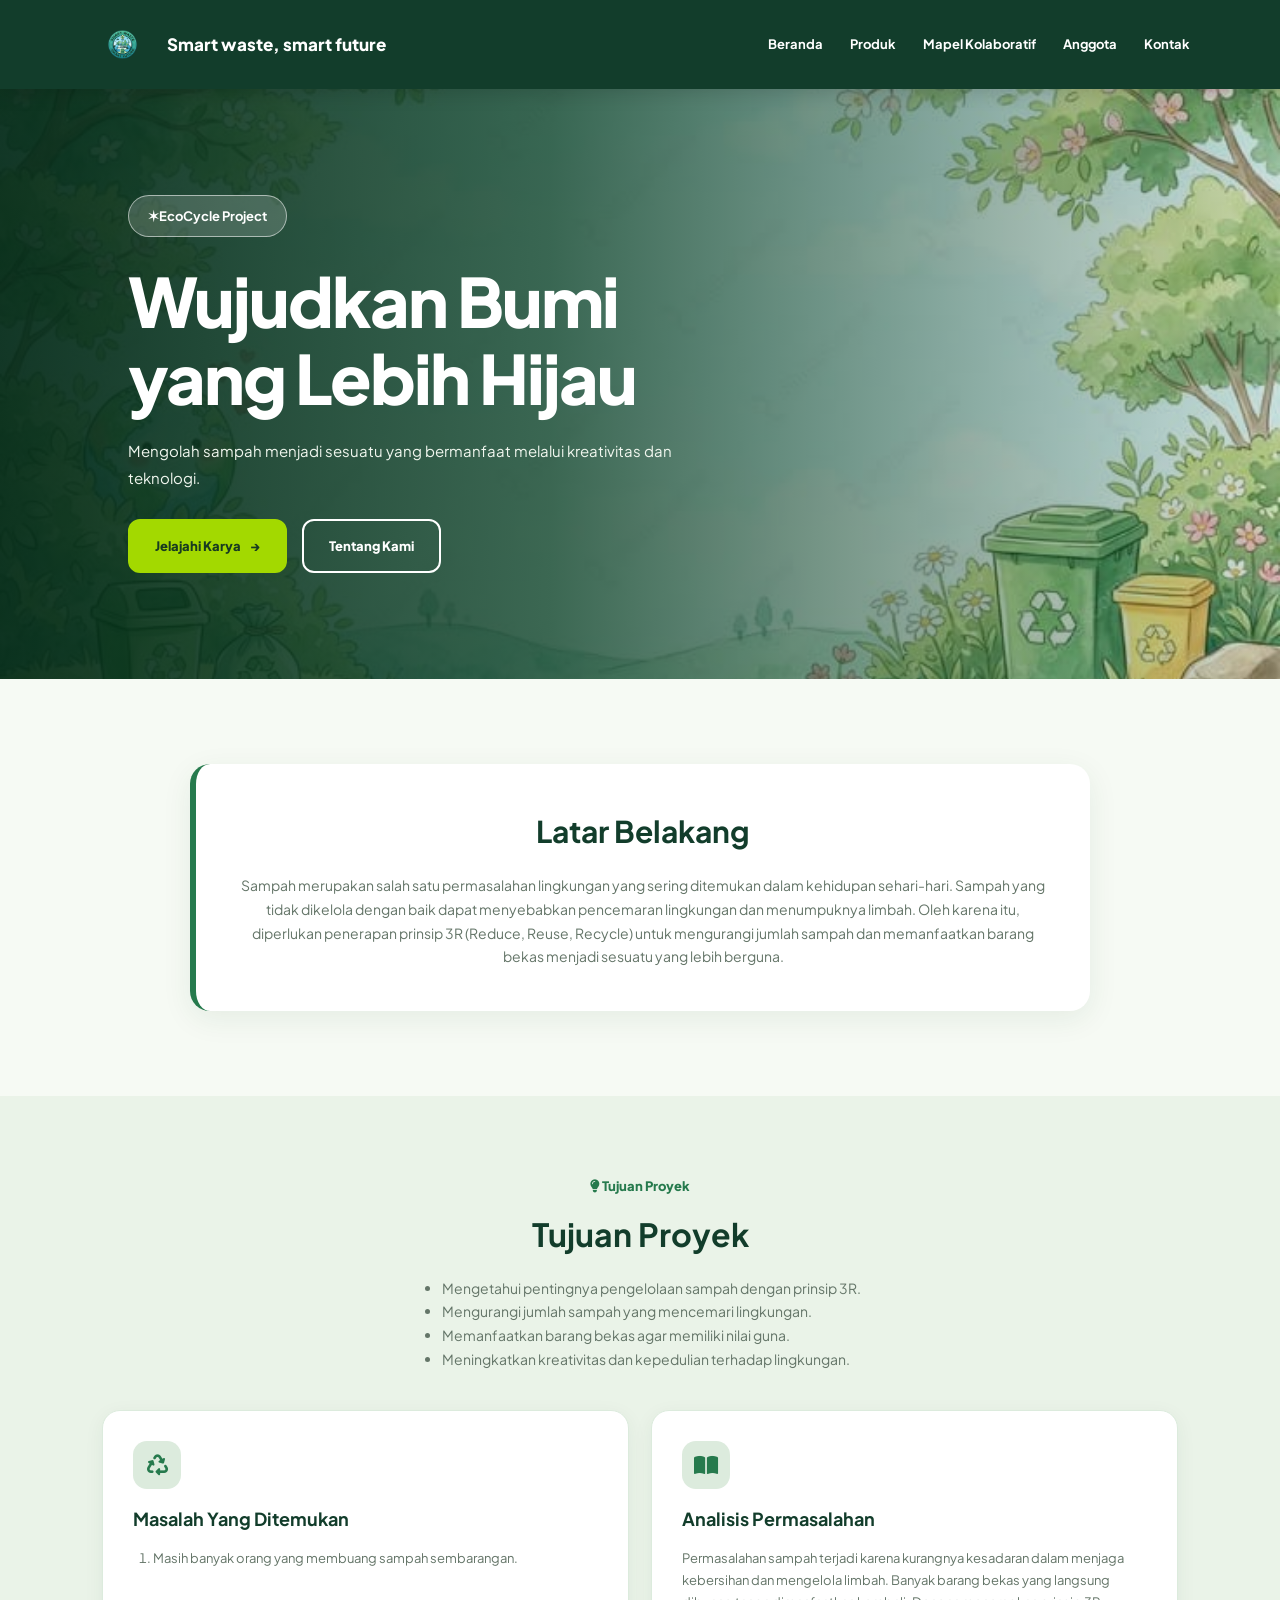
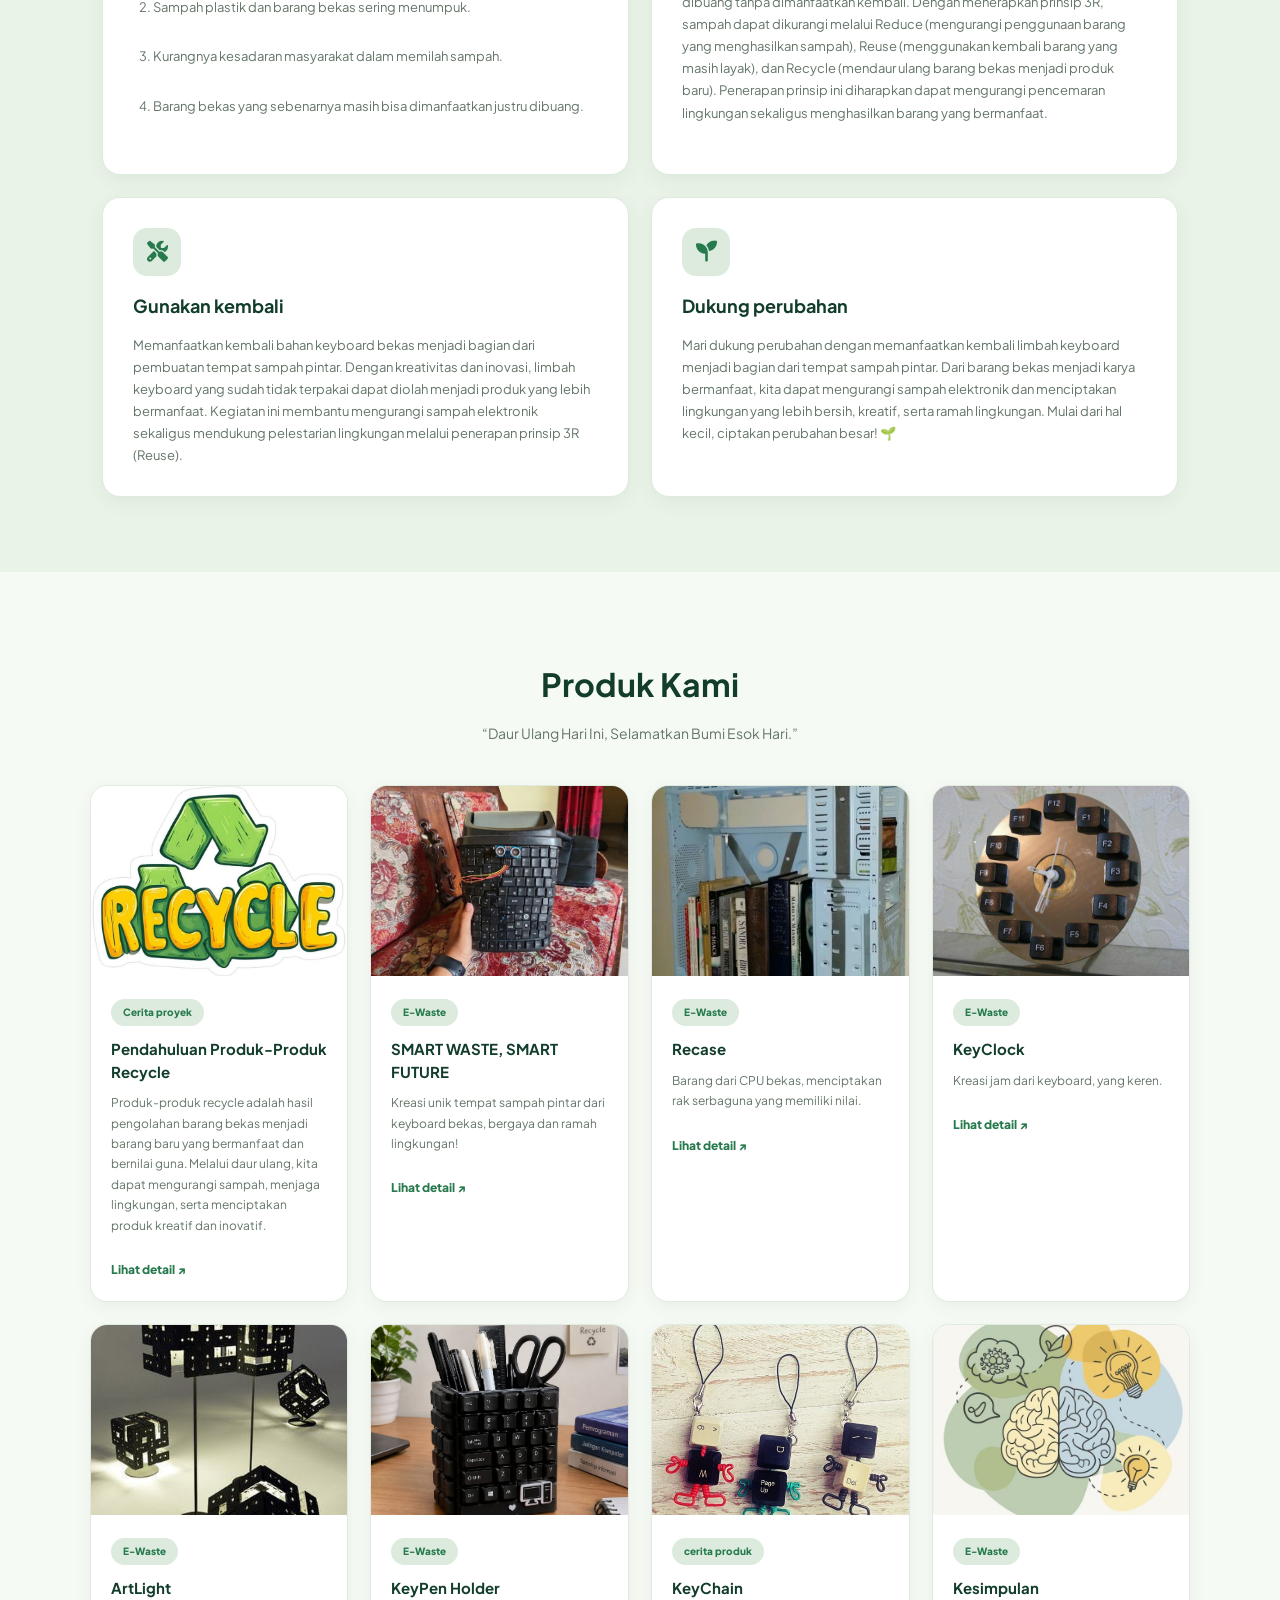
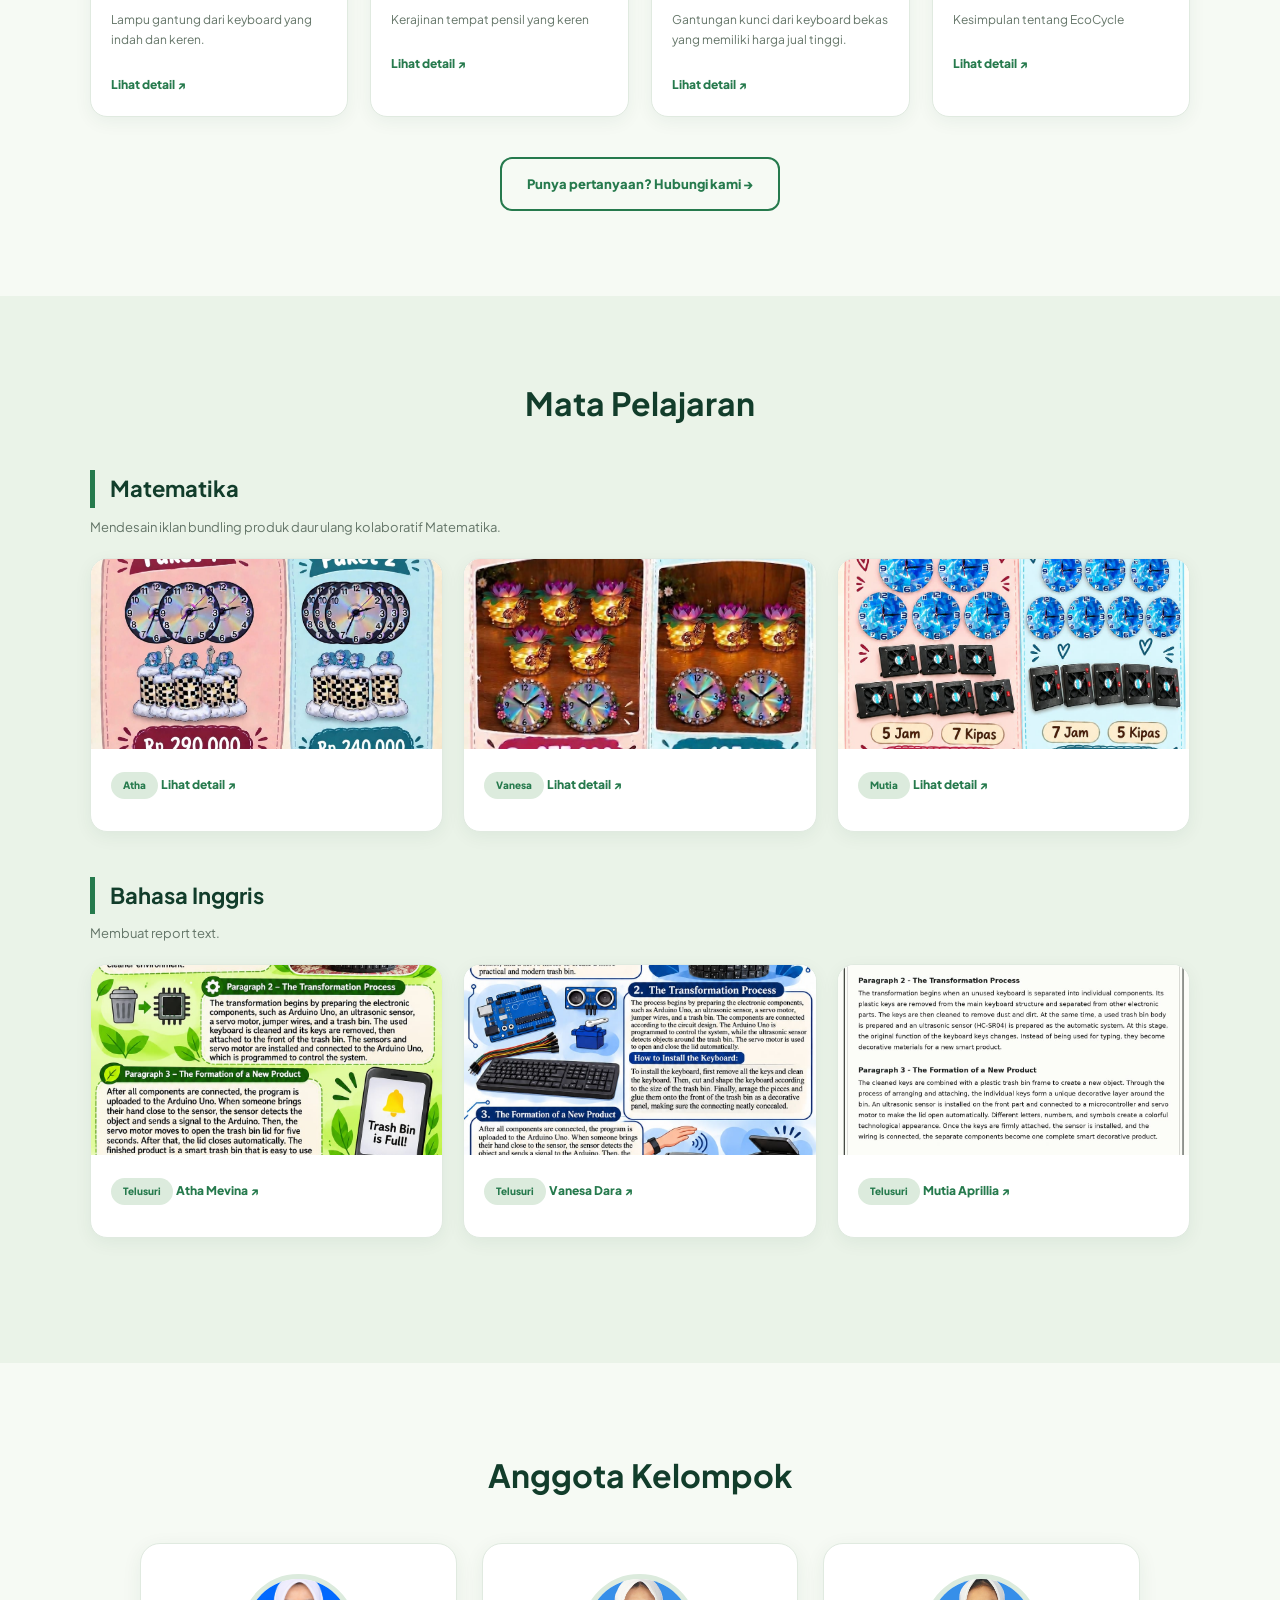
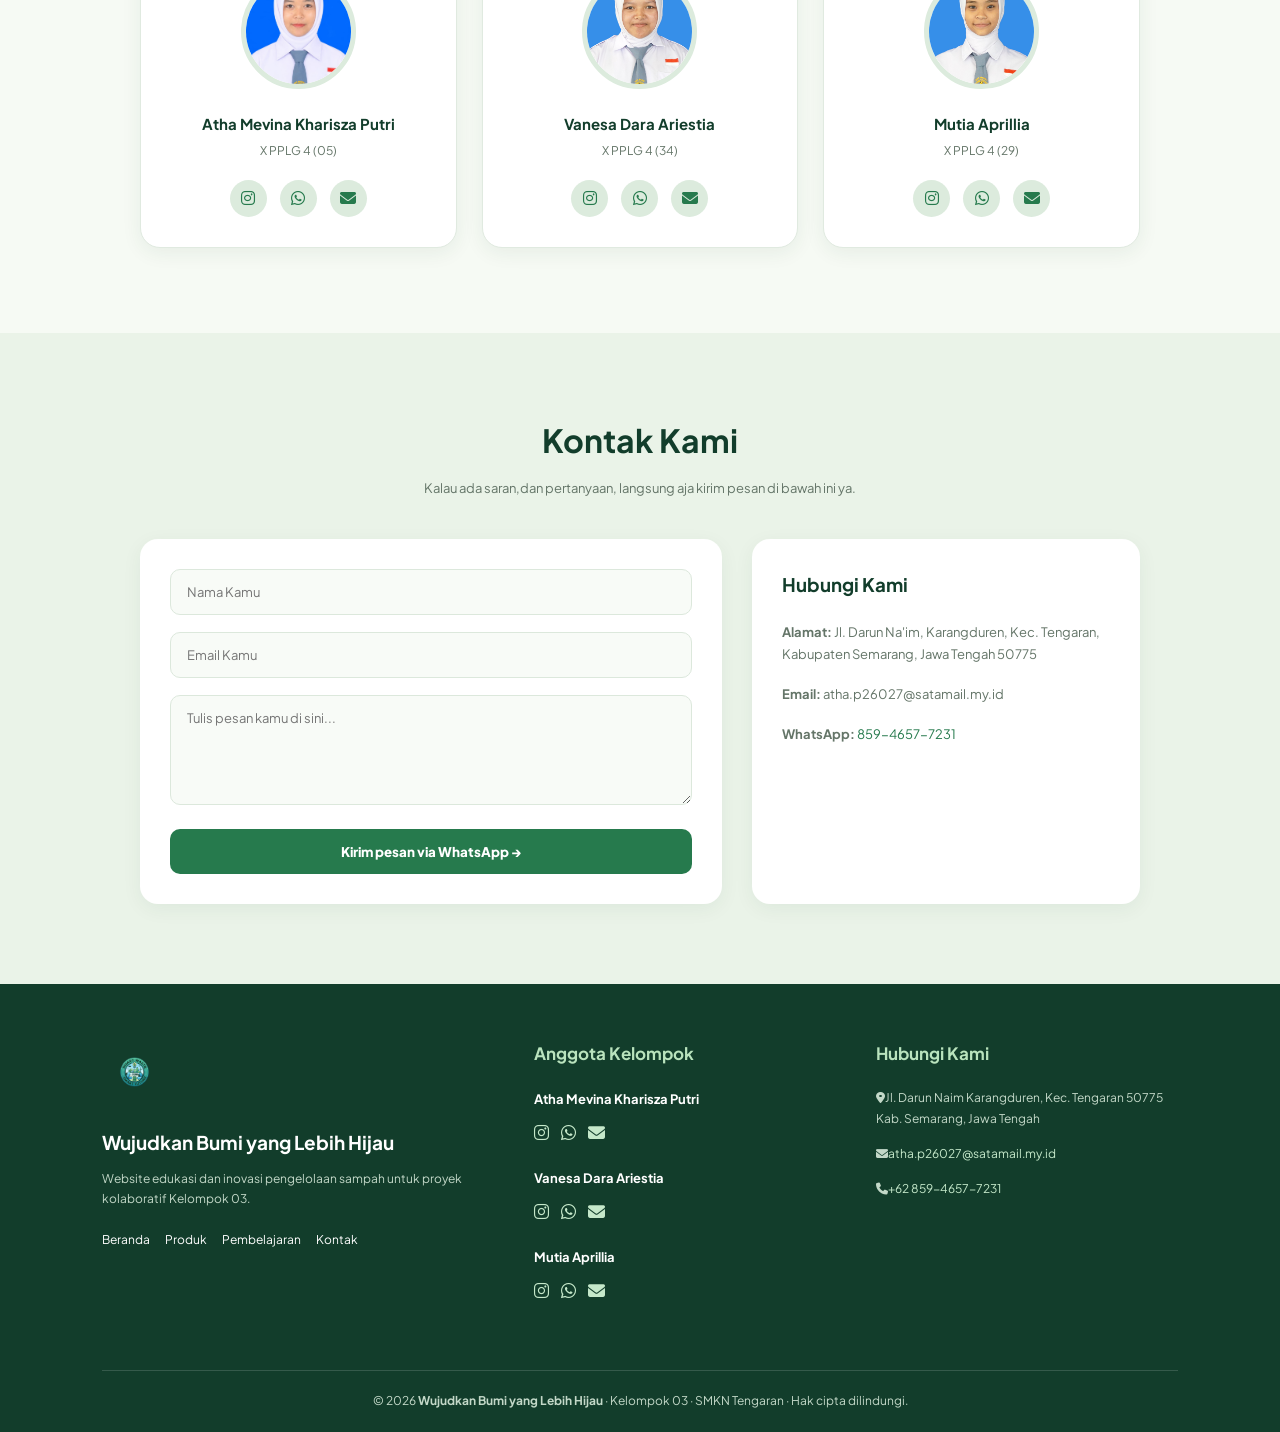
<file: index.html>
<!doctype html>
<html lang="id">
  <head>
    <meta charset="utf-8" />
    <meta name="viewport" content="width=device-width,initial-scale=1" />
    <link rel="stylesheet" href="style.css">
    <title>Smart waste, smart future - Kelompok 3</title>
    <link
      href="https://fonts.googleapis.com/css2?family=Plus+Jakarta+Sans:wght@400;500;600;700;800&display=swap"
      rel="stylesheet"
    />
    <link rel="stylesheet" href="style.css" />
    <link rel="website icon" href="c:\Users\L A P T O P\Downloads\logo.jpeg.jfif">
    <link
      rel="stylesheet"
      href="https://cdnjs.cloudflare.com/ajax/libs/font-awesome/6.5.0/css/all.min.css"
    />
  </head>

  <body>
    <nav class="nav">
      <a class="logo" href="#home" aria-label="Sampahku Hartaku, ke beranda">
        <img src="logo.jpeg-removebg-preview.png" />
        <span>Smart waste, smart future</span>
      </a>

      <div class="nav-links">
        <a href="#home">Beranda</a>
        <a href="#produk">Produk</a>
        <a href="#mapel">Mapel Kolaboratif</a>
        <a href="#member-wo">Anggota</a>
        <a href="#contact">Kontak</a>
      </div>

      <button
        class="hamburger"
        id="hamburger"
        type="button"
        aria-label="Buka menu navigasi"
        aria-expanded="false"
        aria-controls="navDropdown"
      >
        <span></span>
        <span></span>
        <span></span>
      </button>

      <div class="nav-dropdown" id="navDropdown">
        <a href="#home">Beranda</a>
        <a href="#produk">Produk</a>
        <a href="#mapel">Mapel Kolaboratif</a>
        <a href="#member-wo">Anggota</a>
        <a href="#contact">Kontak</a>
      </div>
    </nav>

    <header class="hero" id="home">
        <img src="background.jpeg" alt="background">
      <div class="hero-overlay">
        <div class="hero-text">
          <span class="hero-badge"
            ><span aria-hidden="true">&#10038;</span>EcoCycle Project</span
          >
          <h1>Wujudkan Bumi<br /><span></span>yang Lebih Hijau</h1>
          <p>
            Mengolah sampah menjadi sesuatu yang bermanfaat melalui kreativitas dan teknologi.
          </p>
          <div class="hero-actions">
            <a class="button button-primary" href="#produk"
              >Jelajahi Karya <span aria-hidden="true">&rarr;</span></a
            >
            <a class="button button-quiet" href="#about">Tentang Kami</a>
          </div>
        </div>
      </div>
    </header>

    <section class="main" id="about">
      <div class="content-left">
        <h2>Latar Belakang</h2>
        <p>
          Sampah merupakan salah satu permasalahan lingkungan yang sering ditemukan dalam kehidupan sehari-hari. Sampah yang tidak dikelola dengan baik dapat menyebabkan pencemaran lingkungan dan menumpuknya limbah. Oleh karena itu, diperlukan penerapan prinsip 3R (Reduce, Reuse, Recycle) untuk mengurangi jumlah sampah dan memanfaatkan barang bekas menjadi sesuatu yang lebih berguna.
        </p>
      </div>
    </section>

    <section id="masalah">
      <div class="masalah">
        <div class="masalah-header">
          <span class="masalah-kicker"
            ><i class="fas fa-lightbulb" aria-hidden="true"></i> Tujuan Proyek </span
          >
          <h2>Tujuan Proyek</h2>
          <p>
             <ul>
                <li> Mengetahui pentingnya pengelolaan sampah dengan prinsip 3R.</li>
                <li>Mengurangi jumlah sampah yang mencemari lingkungan.</li>
                <li>Memanfaatkan barang bekas agar memiliki nilai guna.</li>
                <li>Meningkatkan kreativitas dan kepedulian terhadap lingkungan.</li>
              </ul>
          </p>
        </div>
        <div class="solusi-grid">
          <article class="solusi-card">
            <span class="solusi-icon"
              ><i class="fas fa-recycle" aria-hidden="true"></i
            ></span>
            <h3>Masalah Yang Ditemukan</h3>
            <p>
              <ol>
                <li>Masih banyak orang yang membuang sampah sembarangan.</li><br>
                <li>Sampah plastik dan barang bekas sering menumpuk.</li><br>
                <li>Kurangnya kesadaran masyarakat dalam memilah sampah.</li><br>
                <li>Barang bekas yang sebenarnya masih bisa dimanfaatkan justru dibuang.</li><br>
              </ol>
            </p>
          </article>
          <article class="solusi-card">
            <span class="solusi-icon"
              ><i class="fas fa-book-open" aria-hidden="true"></i
            ></span>
            <h3>Analisis Permasalahan</h3>
            <p>
              Permasalahan sampah terjadi karena kurangnya kesadaran dalam menjaga kebersihan dan mengelola limbah. Banyak barang bekas yang langsung dibuang tanpa dimanfaatkan kembali. Dengan menerapkan prinsip 3R, sampah dapat dikurangi melalui Reduce (mengurangi penggunaan barang yang menghasilkan sampah), Reuse (menggunakan kembali barang yang masih layak), dan Recycle (mendaur ulang barang bekas menjadi produk baru). Penerapan prinsip ini diharapkan dapat mengurangi pencemaran lingkungan sekaligus menghasilkan barang yang bermanfaat.
            </p>
          </article>
          <article class="solusi-card">
            <span class="solusi-icon"
              ><i class="fas fa-screwdriver-wrench" aria-hidden="true"></i
            ></span>
            <h3>Gunakan kembali</h3>
            <p>
              Memanfaatkan kembali bahan keyboard bekas menjadi bagian dari pembuatan tempat sampah pintar. Dengan kreativitas dan inovasi, limbah keyboard yang sudah tidak terpakai dapat diolah menjadi produk yang lebih bermanfaat. Kegiatan ini membantu mengurangi sampah elektronik sekaligus mendukung pelestarian lingkungan melalui penerapan prinsip 3R (Reuse).
            </p>
          </article>
          <article class="solusi-card">
            <span class="solusi-icon"
              ><i class="fas fa-seedling" aria-hidden="true"></i
            ></span>
            <h3>Dukung perubahan</h3>
            <p>
                Mari dukung perubahan dengan memanfaatkan kembali limbah keyboard menjadi bagian dari tempat sampah pintar. Dari barang bekas menjadi karya bermanfaat, kita dapat mengurangi sampah elektronik dan menciptakan lingkungan yang lebih bersih, kreatif, serta ramah lingkungan. Mulai dari hal kecil, ciptakan perubahan besar! 🌱
            </p>
          </article>
        </div>
      </div>
    </section>

    <section class="produk" id="produk">
      <div class="produk-header">
        <h2>Produk Kami</h2>
        <p class="section-intro">
          “Daur Ulang Hari Ini, Selamatkan Bumi Esok Hari.”
        </p>
      </div>

      <div class="product-grid" id="productGrid">
        <div class="card">
          <a
            class="product-image"
            href="recycle.html"
            aria-label="Lihat detail pengantar produk daur ulang">
            <img src="Modera-electricidad-con-simples-pasos-_1_.jpg" alt="recycle"
          /></a>
          <div class="card-content">
            <span class="product-category">Cerita proyek</span>
            <h3>Pendahuluan Produk-Produk Recycle</h3>
            <p>
              Produk-produk recycle adalah hasil pengolahan barang bekas menjadi barang baru yang bermanfaat dan bernilai guna. Melalui daur ulang, kita dapat mengurangi sampah, menjaga lingkungan, serta menciptakan produk kreatif dan inovatif.
            </p>
            <a class="product-action" href="recycle.html"
              >Lihat detail <span aria-hidden="true">&#8599;</span></a
            >
          </div>
        </div>

        <div class="card">
          <a
            class="product-image"
            href="smart waste.html"
            aria-label="smart waste, smart future"
            ><img src="tong sampah.jpeg" alt="tempat sampah pintar"
          /></a>
          <div class="card-content">
            <span class="product-category">E-Waste</span>
            <h3>SMART WASTE, SMART FUTURE</h3>
            <p>
              Kreasi unik tempat sampah pintar dari keyboard bekas, bergaya dan ramah
              lingkungan!
            </p>
            <a class="product-action" href="smart waste.html"
              >Lihat detail <span aria-hidden="true">&#8599;</span></a
            >
          </div>
        </div>

        <div class="card">
          <a
            class="product-image"
            href="recase.html"
            aria-label="recase"
          >
            <img src="recase.jpeg" alt="recase"
          /></a>
          <div class="card-content">
            <span class="product-category">E-Waste</span>
            <h3>Recase</h3>
            <p>
              Barang dari CPU bekas, menciptakan rak serbaguna yang memiliki nilai.
            </p>
            <a class="product-action" href="recase.html"
              >Lihat detail <span aria-hidden="true">&#8599;</span></a
            >
          </div>
        </div>

        <div class="card">
          <a
            class="product-image"
            href="keyclock.html"
            aria-label="keyclock"
            ><img
              src="keyclock.jpeg"
              alt="KeyClock"
          /></a>
          <div class="card-content">
            <span class="product-category">E-Waste</span>
            <h3>KeyClock</h3>
            <p>
              Kreasi jam dari keyboard, yang keren.
            </p>
            <a class="product-action" href="keyclock.html"
              >Lihat detail <span aria-hidden="true">&#8599;</span></a
            >
          </div>
        </div>

        <div class="card">
          <a
            class="product-image"
            href="artlight.css"
            aria-label="ArtLight"
          >
            <img src="artilight.jpeg" alt="artlight"
          /></a>
          <div class="card-content">
            <span class="product-category">E-Waste</span>
            <h3>ArtLight</h3>
            <p>
              Lampu gantung dari keyboard yang indah dan keren.
            </p>
            <a class="product-action" href="artlight.html"
              >Lihat detail <span aria-hidden="true">&#8599;</span></a
            >
          </div>
        </div>

        <div class="card">
          <a
            class="product-image"
            href="pancil holder.html"
            aria-label="Keypen holder"
          >
            <img src="tempat pensil.jpeg" alt="keypen holder"
          /></a>
          <div class="card-content">
            <span class="product-category">E-Waste</span>
            <h3>KeyPen Holder</h3>
            <p>
              Kerajinan tempat pensil yang keren
            </p>
            <a class="product-action" href="pancil holder.html"
              >Lihat detail <span aria-hidden="true">&#8599;</span></a
            >
          </div>
        </div>

        <div class="card">
          <a
            class="product-image"
            href="keychain.html"
            aria-label="Keychain"
          >
            <img src="keychain.jpeg" alt="keychain"
          /></a>
          <div class="card-content">
            <span class="product-category">cerita produk</span>
            <h3>KeyChain</h3>
            <p>
              Gantungan kunci dari keyboard bekas yang memiliki harga jual tinggi.
            </p>
            <a class="product-action" href="keychain.html"
              >Lihat detail <span aria-hidden="true">&#8599;</span></a
            >
          </div>
        </div>

        <div class="card">
          <a
            class="product-image"
            href="kesimpulan.html"
            aria-label="Kesimpulan"
          >
            <img src="kesimpulan.jpeg" alt="kesimpulan"
          /></a>
          <div class="card-content">
            <span class="product-category">E-Waste</span>
            <h3>Kesimpulan</h3>
            <p>
              Kesimpulan tentang EcoCycle
            </p>
            <a class="product-action" href="kesimpulan.html"
              >Lihat detail <span aria-hidden="true">&#8599;</span></a
            >
          </div>
        </div>
      </div>

      <a class="button button-outline product-contact" href="#contact"
        >Punya pertanyaan? Hubungi kami
        <span aria-hidden="true">&rarr;</span></a
      >
    </section>
    
      <section id="mapel">
    <h2 class="section-title">Mata Pelajaran</h2>

    <div class="mapel-container">

        <!-- MATEMATIKA -->
        <div class="mapel-block">
            <h3 class="mapel-name">Matematika</h3>
            <p>Mendesain iklan bundling produk daur ulang kolaboratif Matematika.</p>
            <div class="mapel-gallery">

                <div class="card">
                    <a class="product-image" href="atha.html">
                        <img src="mtk atha.jpeg" alt="Matematika">
                    </a>
                    <div class="card-content">
                        <span class="product-category">Atha</span>
                        <a class="product-action" href="atha.html">Lihat detail ↗</a>
                    </div>
                </div>

                <div class="card">
                    <a class="product-image" href="dara.html">
                        <img src="mtk dara.jpeg" alt="Matematika">
                    </a>
                    <div class="card-content">
                        <span class="product-category">Vanesa</span>
                        <a class="product-action" href="dara.html">Lihat detail ↗</a>
                    </div>
                </div>

                <div class="card">
                    <a class="product-image" href="mutia.html">
                        <img src="mtk mutia.jpeg" alt="Matematika">
                    </a>
                    <div class="card-content">
                        <span class="product-category">Mutia</span>
                        <a class="product-action" href="mutia.html">Lihat detail ↗</a>
                    </div>
                </div>

            </div>
        </div>

        <!-- BAHASA INGGRIS -->
        <div class="mapel-block">
            <h3 class="mapel-name">Bahasa Inggris</h3>
            <p>Membuat report text.</p>

            <div class="mapel-gallery">

                <div class="card">
                    <a class="product-image" href="atinggris.html">
                        <img src="INGGRIS ATHA.jpeg" alt="Bahasa Inggris">
                    </a>
                    <div class="card-content">
                        <span class="product-category">Telusuri</span>
                        <a class="product-action" href="atinggris.html">Atha Mevina ↗</a>
                    </div>
                </div>

                <div class="card">
                    <a class="product-image" href="daringgris.html">
                        <img src="dara bahasa inggris.jpeg" alt="Bahasa Inggris">
                    </a>
                    <div class="card-content">
                        <span class="product-category">Telusuri</span>
                        <a class="product-action" href="daringgris.html">Vanesa Dara ↗</a>
                    </div>
                </div>

                <div class="card">
                    <a class="product-image" href="mutingggris.html">
                        <img src="mutia inggris.jpeg" alt="Bahasa Inggris">
                    </a>
                    <div class="card-content">
                        <span class="product-category">Telusuri</span>
                        <a class="product-action" href="mutingggris.html">Mutia Aprillia ↗</a>
                    </div>
                </div>

            </div>
        </div>

    </div>
</section>
    <section class="team" id="member-wo">
      <h2>Anggota Kelompok</h2>
      <div class="team-container">
        <div class="member">
          <img
            src="ATHA.jpeg"
            alt="atha mevina kharisza putri, anggota kelompok"
          />
          <h3>Atha Mevina Kharisza Putri</h3>
          <p>X PPLG 4 (05)</p>
          <div class="icons">
            <a
              href="https://www.instagram.com/khariszaaa?rpxt=MW14NWxtMHlkZzc2"
              target="_blank"
              rel="noopener noreferrer"
              aria-label="Instagram"
              ><i class="fab fa-instagram"></i>
            </a>
            <a
              href=" https://wa.me/qr/7DRL7O2RW4YVB1"
              target="_blank"
              rel="noopener noreferrer"
              aria-label="WhatsApp"
              ><i class="fab fa-whatsapp"></i>
            </a>
            <a
              href="atha.p26027@satamail.my.id"
              aria-label="Kirim email">
              <i class="fas fa-envelope"></i>
            </a>
          </div>
        </div>

        <div class="member">
          <img
            src="DARA.jpeg"
            alt="vanesa dara ariestia, anggota kelompok"
          />
          <h3>Vanesa Dara Ariestia</h3>
          <p>X PPLG 4 (34)</p>
          <div class="icons">
            <a
              href="https://www.instagram.com/vnsa4_4?cplk=MTJ0bGtuNjk5anl5ZA=="
              target="_blank"
              rel="noopener noreferrer"
              aria-label="Instagram"
              ><i class="fab fa-instagram"></i
            ></a>
            <a
              href="https://wa.me/6282326744030"
              target="_blank"
              rel="noopener noreferrer"
              aria-label="WhatsApp"
              ><i class="fab fa-whatsapp"></i
            ></a>
            <a href="mailto:vanesa.p26135@satamail.my.id" aria-label="Kirim email"
              ><i class="fas fa-envelope"></i
            ></a>
          </div>
        </div>

        <div class="member">
          <img
            src="MUTIA.jpeg"
            alt="mutia aprillia, anggota kelompok"
          />
          <h3> Mutia Aprillia </h3>
          <p>X PPLG 4 (29)</p>
          <div class="icons">
            <a
              href="-"
              target="_blank"
              rel="noopener noreferrer"
              aria-label="Instagram"
              ><i class="fab fa-instagram"></i
            ></a>
            <a
              href="-"
              target="_blank"
              rel="noopener noreferrer"
              aria-label="WhatsApp"
              ><i class="fab fa-whatsapp"></i
            ></a>
            <a
              href="mailto:muttia.p26113@satamail.my.id"
              aria-label="Kirim email"
              ><i class="fas fa-envelope"></i
            ></a>
          </div>
        </div>
      </div>
    </section>

    <section class="contact" id="contact">
      <h2>Kontak Kami</h2>
      <p>
        Kalau ada saran,dan pertanyaan, langsung aja kirim pesan di bawah ini
        ya.
      </p>

      <div class="contact-container">
        <form class="contact-form" id="waForm">
          <div class="form-group">
            <label class="sr-only" for="nama">Nama kamu</label>
            <input
              type="text"
              id="nama"
              name="nama"
              autocomplete="name"
              placeholder="Nama Kamu"
              required
            />
          </div>
          <div class="form-group">
            <label class="sr-only" for="email">Email kamu</label>
            <input
              type="email"
              id="email"
              name="email"
              autocomplete="email"
              placeholder="Email Kamu"
              required
            />
          </div>
          <div class="form-group">
            <label class="sr-only" for="pesan">Pesan kamu</label>
            <textarea
              id="pesan"
              name="pesan"
              rows="5"
              placeholder="Tulis pesan kamu di sini..."
              required
            ></textarea>
          </div>
          <button type="submit" class="send-btn">
            Kirim pesan via WhatsApp <span aria-hidden="true">&rarr;</span>
          </button>
        </form>

        <div class="contact-info">
          <h3>Hubungi Kami</h3>
          <p>
            <strong>Alamat:</strong> Jl. Darun Na'im, Karangduren, Kec.
            Tengaran, Kabupaten Semarang, Jawa Tengah 50775
          </p>
          <p><strong>Email:</strong> atha.p26027@satamail.my.id</p>
          <p>
            <strong>WhatsApp:</strong>
            <a
              href=" https://wa.me/qr/7DRL7O2RW4YVB1"
              target="_blank"
              rel="noopener noreferrer"
              aria-label="WhatsApp"
              >859-4657-7231</a
            >
          </p>
        </div>
      </div>
    </section>

    <footer class="footer">
      <div class="footer-container">
        <div class="footer-brand">
          <img src="logo.jpeg-removebg-preview.png" alt="Logo" class="footer-logo">
          <h3>Wujudkan Bumi yang Lebih Hijau</h3>
          <p>
            Website edukasi dan inovasi pengelolaan sampah untuk proyek
            kolaboratif Kelompok 03.
          </p>
          <nav class="footer-nav" aria-label="Navigasi footer">
            <a href="#home">Beranda</a><a href="#produk">Produk</a
            ><a href="#mapel">Pembelajaran</a><a href="#contact">Kontak</a>
          </nav>
        </div>

        <div class="footer-team">
          <h4>Anggota Kelompok</h4>
          <div class="member-footer">
            <h5>Atha Mevina Kharisza Putri</h5>
            <div class="social-icons">
              <a
                href="https://www.instagram.com/khariszaaa?rpxt=MW14NWxtMHlkZzc2"
                target="_blank"
                rel="noopener noreferrer"
                aria-label="Instagram"
                ><i class="fab fa-instagram"></i
              ></a>
              <a
                href=" https://wa.me/qr/7DRL7O2RW4YVB1"
                target="_blank"
                rel="noopener noreferrer"
                aria-label="WhatsApp"
                ><i class="fab fa-whatsapp"></i
              ></a>
              <a
                href="mailto:atha.p26027@satamail.my.id"
                aria-label="Kirim email"
                ><i class="fas fa-envelope"></i
              ></a>
            </div>
          </div>

          <div class="member-footer">
            <h5>Vanesa Dara Ariestia</h5>
            <div class="social-icons">
              <a
                href="https://www.instagram.com/vnsa4_4?cplk=MTJ0bGtuNjk5anl5ZA=="
                target="_blank"
                rel="noopener noreferrer"
                aria-label="Instagram"
                ><i class="fab fa-instagram"></i
              ></a>
              <a
                href=" https://wa.me/qr/XUO7GK2WF7PWA1"
                target="_blank"
                rel="noopener noreferrer"
                aria-label="WhatsApp"
                ><i class="fab fa-whatsapp"></i
              ></a>
              <a href="mailto:vanesa.p26129@satamail.my.id" aria-label="Kirim email"
                ><i class="fas fa-envelope"></i
              ></a>
            </div>
          </div>

          <div class="member-footer">
            <h5>Mutia Aprillia</h5>
            <div class="social-icons">
              <a
                href="-"
                target="_blank"
                rel="noopener noreferrer"
                aria-label="Instagram"
                ><i class="fab fa-instagram"></i
              ></a>
              <a
                href=" https://wa.me/qr/M7SDUGDXERCKH1"
                target="_blank"
                rel="noopener noreferrer"
                aria-label="WhatsApp"
                ><i class="fab fa-whatsapp"></i
              ></a>
              <a
                href="mailto:muttia.p26113@satamail.my.id"
                aria-label="Kirim email"
                ><i class="fas fa-envelope"></i
              ></a>
            </div>
          </div>
        </div>

        <div class="footer-contact">
          <h4>Hubungi Kami</h4>
          <p>
            <i class="fas fa-map-marker-alt"></i>Jl. Darun Naim Karangduren,
            Kec. Tengaran 50775 Kab. Semarang, Jawa Tengah
          </p>
          <p>
            <i class="fas fa-envelope"></i
            ><a href="mailto:rachel.p25101@satamail.my.id"
              >atha.p26027@satamail.my.id</a
            >
          </p>
          <p>
            <i class="fas fa-phone"></i
            ><a href="tel:+62 85946577231">+62 859-4657-7231</a>
          </p>
        </div>
      </div>

      <div class="footer-bottom">
        <p>
          © 2026 <strong>Wujudkan Bumi yang Lebih Hijau</strong> · Kelompok 03 · SMKN Tengaran
          · Hak cipta dilindungi.
        </p>
      </div>
    </footer>

    <div
      class="lightbox"
      id="imageLightbox"
      role="dialog"
      aria-modal="true"
      aria-label="Pratinjau gambar"
      hidden
    >
      <div class="lightbox-dialog">
        <button
          class="lightbox-close"
          type="button"
          aria-label="Tutup pratinjau"
        >
          &times;
        </button>
        <img class="lightbox-image" alt="" />
      </div>
    </div>
  </body>
</html>
</file>
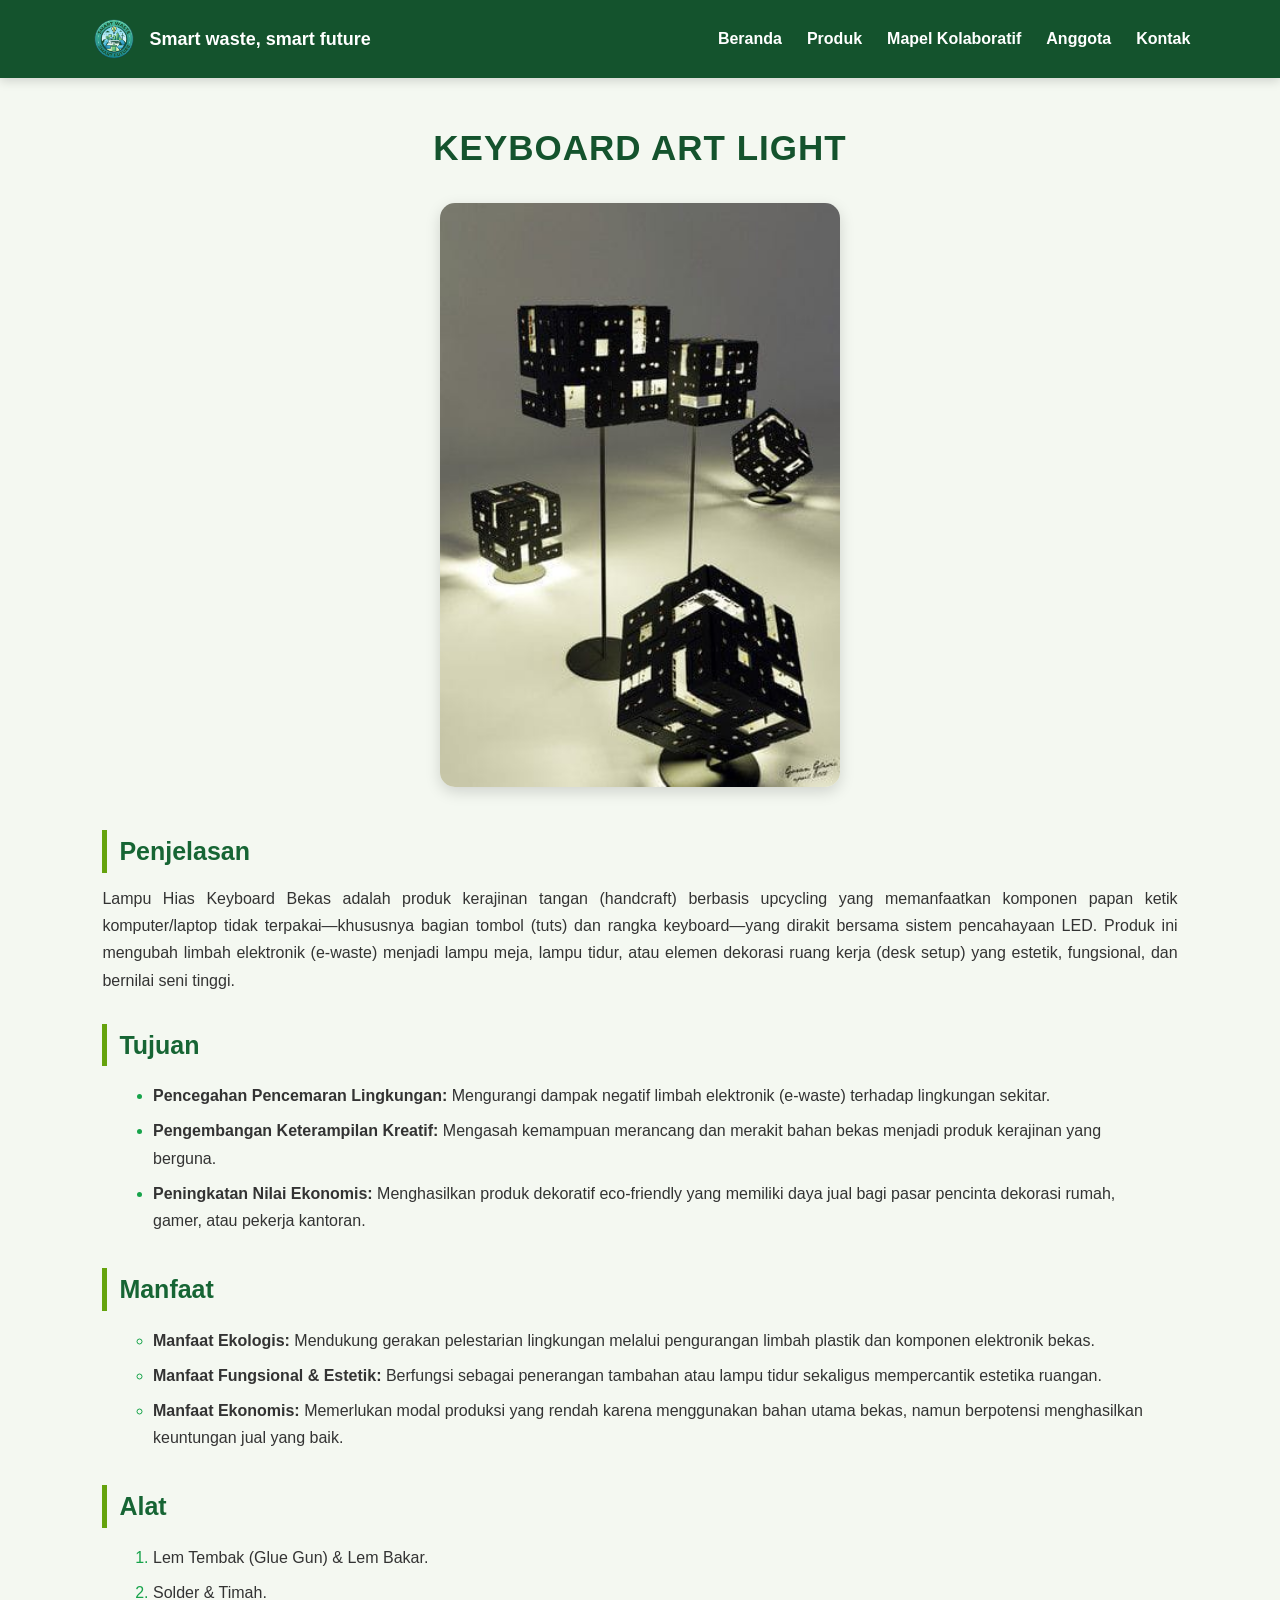
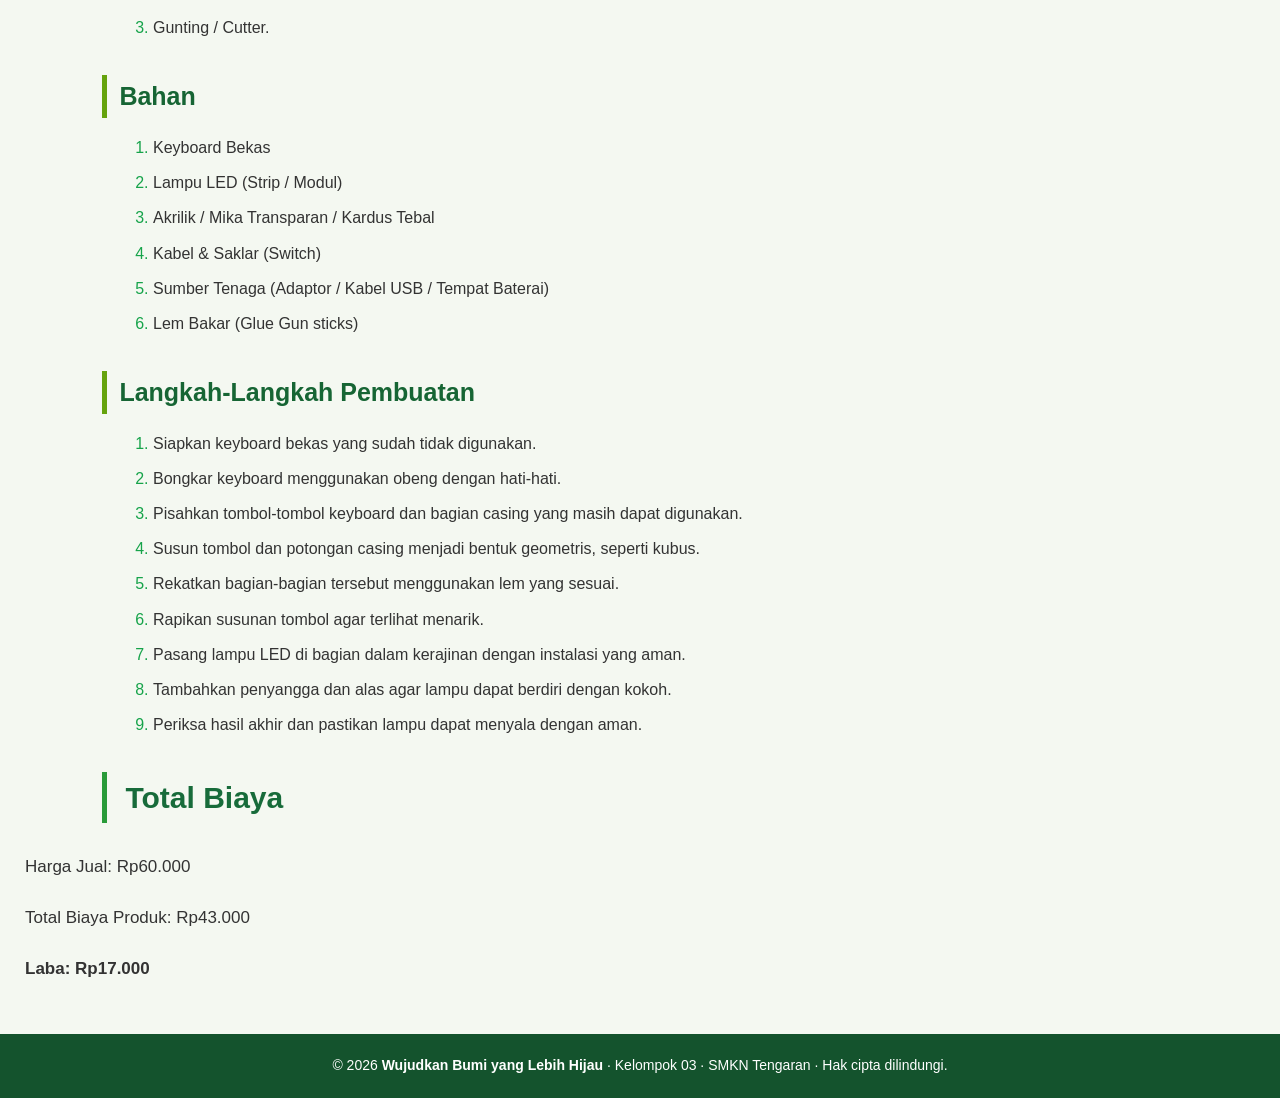
<file: artlight.html>
<!DOCTYPE html>
<html lang="en">
<head>
    <meta charset="UTF-8">
    <meta name="viewport" content="width=device-width, initial-scale=1.0">
    <link rel="stylesheet" href="artlight.css">
    <title>Document</title>
</head>
<body>
      
<nav class="nav">
      <a class="logo" href="#home" aria-label="Sampahku Hartaku, ke beranda">
        <img src="logo.jpeg-removebg-preview.png" alt="Logo" class="logo-img" />
        <span>Smart waste, smart future</span>
      </a>

      <div class="nav-links">
        <a href="#home">Beranda</a>
        <a href="#produk">Produk</a>
        <a href="#mapel">Mapel Kolaboratif</a>
        <a href="#member-wo">Anggota</a>
        <a href="#contact">Kontak</a>
      </div>

      <button
        class="hamburger"
        id="hamburger"
        type="button"
        aria-label="Buka menu navigasi"
        aria-expanded="false"
        aria-controls="navDropdown"
      >
        <span></span>
        <span></span>
        <span></span>
      </button>

      <div class="nav-dropdown" id="navDropdown">
        <a href="#home">Beranda</a>
        <a href="#produk">Produk</a>
        <a href="#mapel">Mapel Kolaboratif</a>
        <a href="#member-wo">Anggota</a>
        <a href="#contact">Kontak</a>
      </div>
    </nav>
    
    <h1 style="text-align: center;">KEYBOARD ART LIGHT</h1>
    <div style="text-align: center;">
    <img src="artilight.jpeg" alt="artlight"
    width="400"
    height="500"></div>

    <h2>Penjelasan</h2>
    <p>
        Lampu Hias Keyboard Bekas adalah produk kerajinan tangan (handcraft) berbasis upcycling yang memanfaatkan komponen papan ketik komputer/laptop tidak terpakai—khususnya bagian tombol (tuts) dan rangka keyboard—yang dirakit bersama sistem pencahayaan LED. Produk ini mengubah limbah elektronik (e-waste) menjadi lampu meja, lampu tidur, atau elemen dekorasi ruang kerja (desk setup) yang estetik, fungsional, dan bernilai seni tinggi.
    </p>

    <h2>Tujuan</h2>
    <p>
        <ul>
            <li><b>Pencegahan Pencemaran Lingkungan:</b> Mengurangi dampak negatif limbah elektronik (e-waste) terhadap lingkungan sekitar.</li>
            <li><b>Pengembangan Keterampilan Kreatif:</b> Mengasah kemampuan merancang dan merakit bahan bekas menjadi produk kerajinan yang berguna.</li>
            <li><b>Peningkatan Nilai Ekonomis:</b> Menghasilkan produk dekoratif eco-friendly yang memiliki daya jual bagi pasar pencinta dekorasi rumah, gamer, atau pekerja kantoran.</li>
        </ul>
    </p>

    <h2>Manfaat</h2>
    <p>
        <ul type="circle">
            <li><b>Manfaat Ekologis:</b> Mendukung gerakan pelestarian lingkungan melalui pengurangan limbah plastik dan komponen elektronik bekas.</li>

            <li><b>Manfaat Fungsional & Estetik:</b> Berfungsi sebagai penerangan tambahan atau lampu tidur sekaligus mempercantik estetika ruangan.</li>

            <li><b>Manfaat Ekonomis:</b> Memerlukan modal produksi yang rendah karena menggunakan bahan utama bekas, namun berpotensi menghasilkan keuntungan jual yang baik.</li>
        </ul>
    </p>

    <h2>Alat</h2>
    <p>
        <ol>
            <li>Lem Tembak (Glue Gun) & Lem Bakar.</li>
            <li>Solder & Timah.</li>
            <li>Gunting / Cutter.</li>
        </ol>
    </p>

    <h2>Bahan</h2>
    <p>
        <ol>
            <li>Keyboard Bekas</li>
            <li>Lampu LED (Strip / Modul)</li>
            <li>Akrilik / Mika Transparan / Kardus Tebal</li>
            <li>Kabel & Saklar (Switch)</li>
            <li>Sumber Tenaga (Adaptor / Kabel USB / Tempat Baterai)</li>
            <li>Lem Bakar (Glue Gun sticks)</li>
        </ol>
    </p>

    <h2>Langkah-Langkah Pembuatan</h2>
    <p>
        <ol>
            <li>Siapkan keyboard bekas yang sudah tidak digunakan.</li>
            <li>Bongkar keyboard menggunakan obeng dengan hati-hati.</li>
            <li>Pisahkan tombol-tombol keyboard dan bagian casing yang masih dapat digunakan.</li>
            <li>Susun tombol dan potongan casing menjadi bentuk geometris, seperti kubus.</li>
            <li>Rekatkan bagian-bagian tersebut menggunakan lem yang sesuai.</li>
            <li>Rapikan susunan tombol agar terlihat menarik.</li>
            <li>Pasang lampu LED di bagian dalam kerajinan dengan instalasi yang aman.</li>
            <li>Tambahkan penyangga dan alas agar lampu dapat berdiri dengan kokoh.</li>
            <li>Periksa hasil akhir dan pastikan lampu dapat menyala dengan aman.</li>
        </ol>
    </p>

    <section class="total-biaya">
      <h2>Total Biaya</h2>
      <p>Harga Jual: Rp60.000</p>
      <p>Total Biaya Produk: Rp43.000</p>
      <p><strong>Laba: Rp17.000</strong></p>
    </section>
    
    <div class="footer-bottom">
        <p>
          © 2026 <strong>Wujudkan Bumi yang Lebih Hijau</strong> · Kelompok 03 · SMKN Tengaran
          · Hak cipta dilindungi.
        </p>
      </div>
    </footer>

    <div
      class="lightbox"
      id="imageLightbox"
      role="dialog"
      aria-modal="true"
      aria-label="Pratinjau gambar"
      hidden
    >
      <div class="lightbox-dialog">
        <button
          class="lightbox-close"
          type="button"
          aria-label="Tutup pratinjau"
        >
          &times;
        </button>
        <img class="lightbox-image" alt="" />
      </div>
    </div>

</body>
</html>
</file>
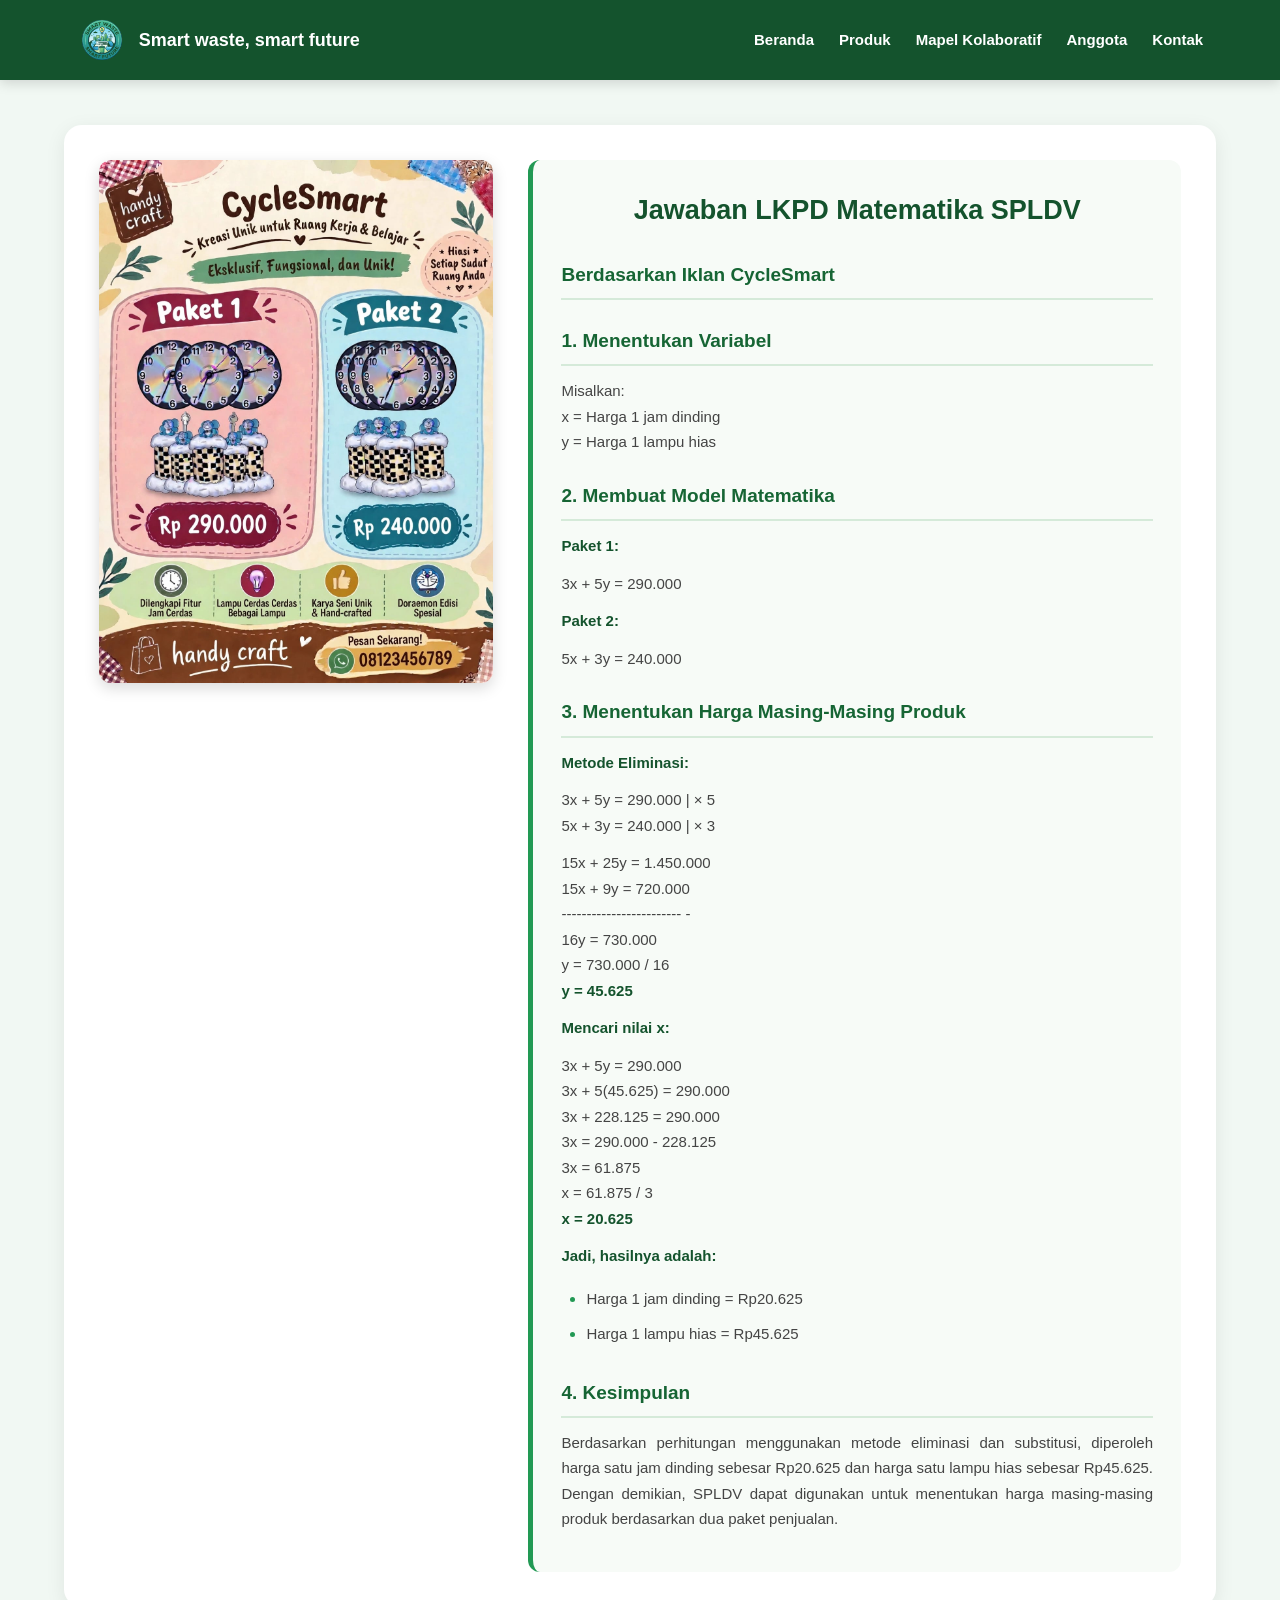
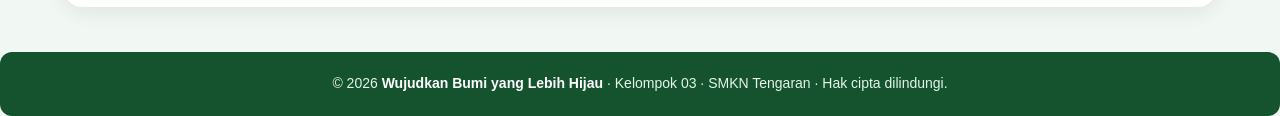
<file: atha.html>
<!DOCTYPE html>
<html lang="id">
<head>
    <meta charset="UTF-8">
    <meta name="viewport" content="width=device-width, initial-scale=1.0">
    <link rel="stylesheet" href="atha.css">
    <title>Jawaban LKPD Matematika SPLDV</title>
</head>
<body>

<nav class="nav">
    <a class="logo" href="#home">
        <img src="logo.jpeg-removebg-preview.png" alt="Logo" class="logo-img">
        <span>Smart waste, smart future</span>
    </a>

    <div class="nav-links">
        <a href="#home">Beranda</a>
        <a href="#produk">Produk</a>
        <a href="#mapel">Mapel Kolaboratif</a>
        <a href="#member-wo">Anggota</a>
        <a href="#contact">Kontak</a>
    </div>

    <button class="hamburger" id="hamburger" type="button">
        <span></span>
        <span></span>
        <span></span>
    </button>

    <div class="nav-dropdown" id="navDropdown">
        <a href="#home">Beranda</a>
        <a href="#produk">Produk</a>
        <a href="#mapel">Mapel Kolaboratif</a>
        <a href="#member-wo">Anggota</a>
        <a href="#contact">Kontak</a>
    </div>
</nav>

<div class="container">

    <!-- GAMBAR SOAL DI SEBELAH KIRI -->
    <div class="gambar">
        <img src="mtk atha.jpeg"
             alt="Iklan CycleSmart"
             width="400"
             height="500">
    </div>

    <!-- JAWABAN DI SEBELAH KANAN -->
    <div class="jawaban">

        <h2>Jawaban LKPD Matematika SPLDV</h2>
        <h3>Berdasarkan Iklan CycleSmart</h3>

        <h3>1. Menentukan Variabel</h3>

        <p>
            Misalkan:
            <br>x = Harga 1 jam dinding
            <br>y = Harga 1 lampu hias
        </p>

        <h3>2. Membuat Model Matematika</h3>

        <p><b>Paket 1:</b></p>
        <p>3x + 5y = 290.000</p>

        <p><b>Paket 2:</b></p>
        <p>5x + 3y = 240.000</p>

        <h3>3. Menentukan Harga Masing-Masing Produk</h3>

        <p><b>Metode Eliminasi:</b></p>

        <p>
            3x + 5y = 290.000 | × 5
            <br>5x + 3y = 240.000 | × 3
        </p>

        <p>
            15x + 25y = 1.450.000
            <br>15x + 9y = 720.000
            <br>------------------------ -
            <br>16y = 730.000
            <br>y = 730.000 / 16
            <br><b>y = 45.625</b>
        </p>

        <p><b>Mencari nilai x:</b></p>

        <p>
            3x + 5y = 290.000
            <br>3x + 5(45.625) = 290.000
            <br>3x + 228.125 = 290.000
            <br>3x = 290.000 - 228.125
            <br>3x = 61.875
            <br>x = 61.875 / 3
            <br><b>x = 20.625</b>
        </p>

        <p><b>Jadi, hasilnya adalah:</b></p>

        <ul>
            <li>Harga 1 jam dinding = Rp20.625</li>
            <li>Harga 1 lampu hias = Rp45.625</li>
        </ul>

        <h3>4. Kesimpulan</h3>

        <p>
            Berdasarkan perhitungan menggunakan metode eliminasi
            dan substitusi, diperoleh harga satu jam dinding
            sebesar Rp20.625 dan harga satu lampu hias sebesar
            Rp45.625. Dengan demikian, SPLDV dapat digunakan
            untuk menentukan harga masing-masing produk
            berdasarkan dua paket penjualan.
        </p>

    </div>
</div>

<footer>
    <div class="footer-bottom">
        <p>
            © 2026 <strong>Wujudkan Bumi yang Lebih Hijau</strong>
            · Kelompok 03 · SMKN Tengaran
            · Hak cipta dilindungi.
        </p>
    </div>
</footer>

<div class="lightbox" id="imageLightbox"
     role="dialog" aria-modal="true"
     aria-label="Pratinjau gambar" hidden>

    <div class="lightbox-dialog">
        <button class="lightbox-close"
                type="button"
                aria-label="Tutup pratinjau">
            &times;
        </button>
        <img class="lightbox-image" alt="">
    </div>
</div>

</body>
</html>
</file>
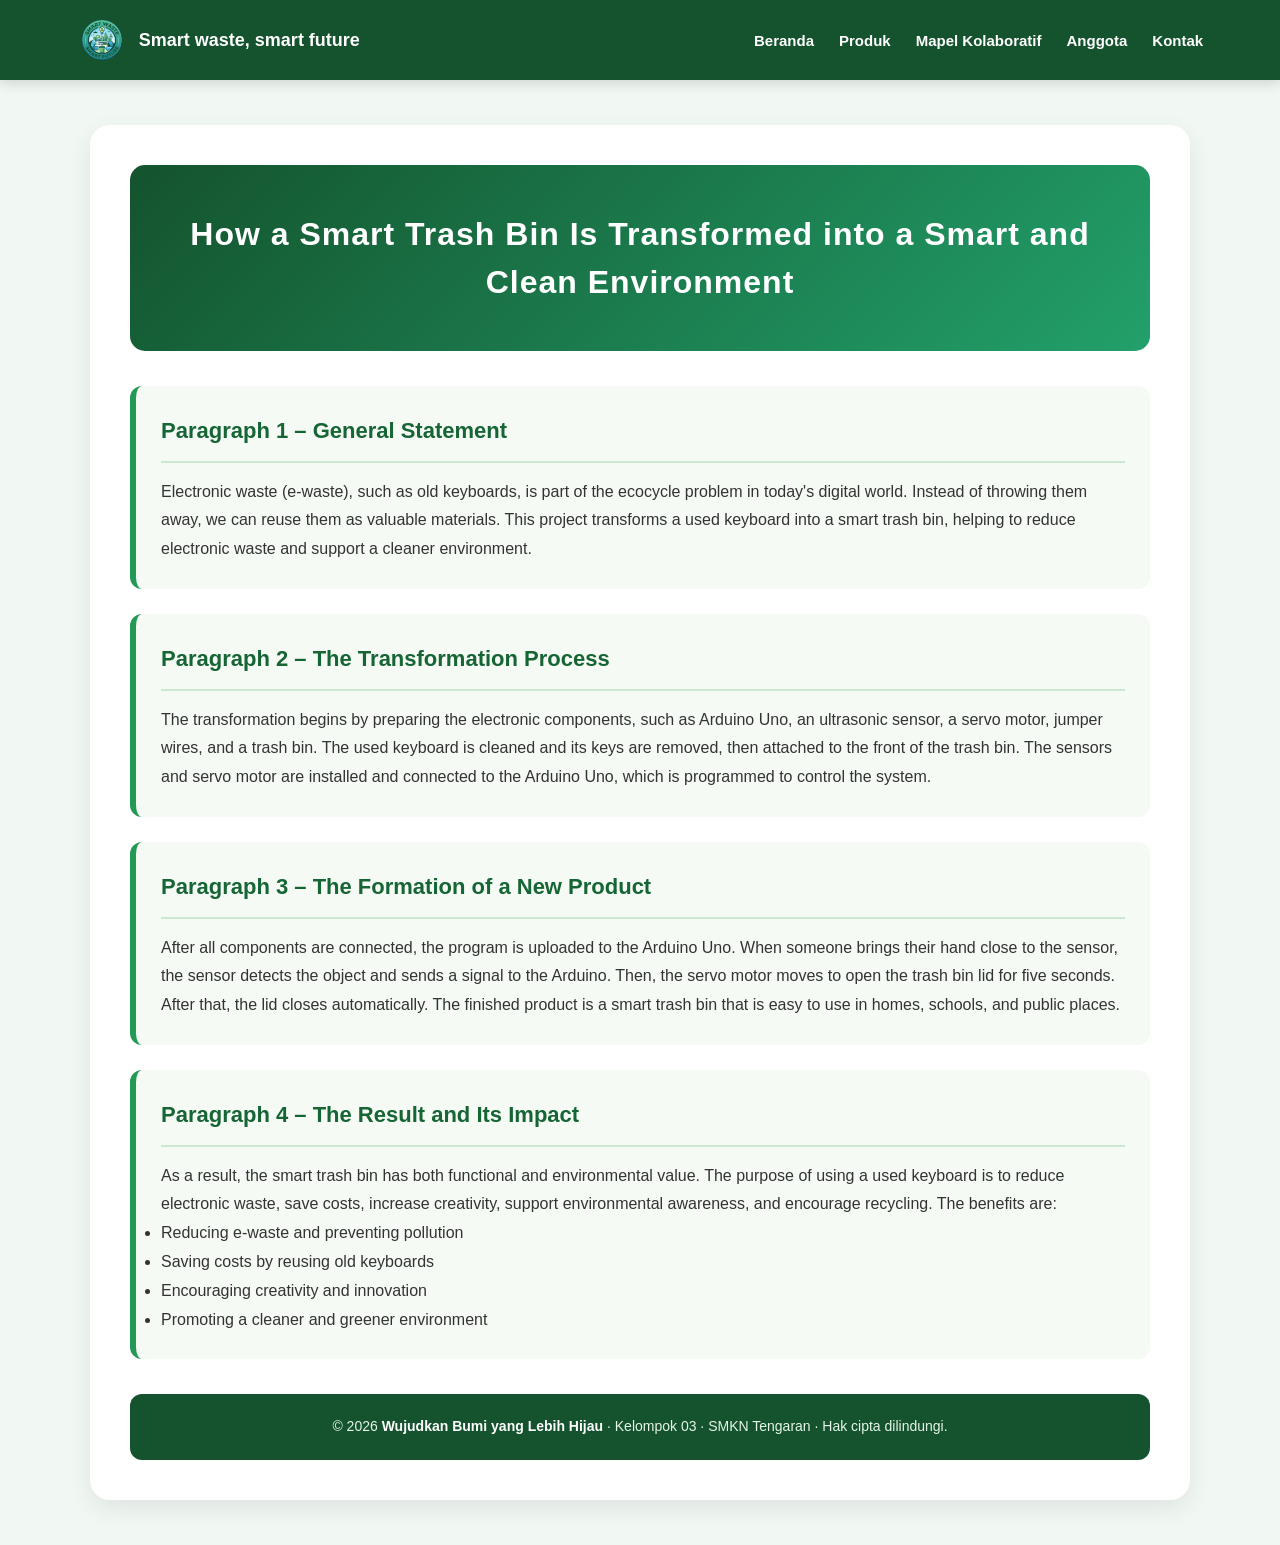
<file: atinggris.html>
<!DOCTYPE html>
<html lang="en">
<head>
    <meta charset="UTF-8">
    <meta name="viewport" content="width=device-width, initial-scale=1.0">
    <link rel="stylesheet" href="atinggris.css">
    <title>How a Smart Trash Bin Works</title>
</head>
<body>
<nav class="nav">
      <a class="logo" href="#home" aria-label="Sampahku Hartaku, ke beranda">
        <img src="logo.jpeg-removebg-preview.png" alt="Logo" class="logo-img" />
        <span>Smart waste, smart future</span>
      </a>

      <div class="nav-links">
        <a href="#home">Beranda</a>
        <a href="#produk">Produk</a>
        <a href="#mapel">Mapel Kolaboratif</a>
        <a href="#member-wo">Anggota</a>
        <a href="#contact">Kontak</a>
      </div>

      <button
        class="hamburger"
        id="hamburger"
        type="button"
        aria-label="Buka menu navigasi"
        aria-expanded="false"
        aria-controls="navDropdown"
      >
        <span></span>
        <span></span>
        <span></span>
      </button>

      <div class="nav-dropdown" id="navDropdown">
        <a href="#home">Beranda</a>
        <a href="#produk">Produk</a>
        <a href="#mapel">Mapel Kolaboratif</a>
        <a href="#member-wo">Anggota</a>
        <a href="#contact">Kontak</a>
      </div>
    </nav>
    
<div class="poster">

    <header class="header">
        <h1>How a Smart Trash Bin Is Transformed into a Smart and Clean Environment</h1>
    </header>

    <section class="section">
        <h2>Paragraph 1 – General Statement</h2>
        <p>
            Electronic waste (e-waste), such as old keyboards, is part of the ecocycle problem in today's digital world. Instead of throwing them away, we can reuse them as valuable materials. This project transforms a used keyboard into a smart trash bin, helping to reduce electronic waste and support a cleaner environment.
        </p>
    </section>

    <section class="section">
        <h2>Paragraph 2 – The Transformation Process</h2>
        <p>
            The transformation begins by preparing the electronic components, such as Arduino Uno, an ultrasonic sensor, a servo motor, jumper wires, and a trash bin. The used keyboard is cleaned and its keys are removed, then attached to the front of the trash bin. The sensors and servo motor are installed and connected to the Arduino Uno, which is programmed to control the system.
        </p>
    </section>

    <section class="section">
        <h2>Paragraph 3 – The Formation of a New Product</h2>
        <p>
            After all components are connected, the program is uploaded to the Arduino Uno. When someone brings their hand close to the sensor, the sensor detects the object and sends a signal to the Arduino. Then, the servo motor moves to open the trash bin lid for five seconds. After that, the lid closes automatically. The finished product is a smart trash bin that is easy to use in homes, schools, and public places.
        </p>
    </section>

    <section class="section">
        <h2>Paragraph 4 – The Result and Its Impact</h2>
        <p>
            As a result, the smart trash bin has both functional and environmental value. The purpose of using a used keyboard is to reduce electronic waste, save costs, increase creativity, support environmental awareness, and encourage recycling. The benefits are:
        </p>

        <ul>
            <li>Reducing e-waste and preventing pollution</li>
            <li>Saving costs by reusing old keyboards</li>
            <li>Encouraging creativity and innovation</li>
            <li>Promoting a cleaner and greener environment</li>
        </ul>
    </section>

    <div class="footer-bottom">
        <p>
          © 2026 <strong>Wujudkan Bumi yang Lebih Hijau</strong> · Kelompok 03 · SMKN Tengaran
          · Hak cipta dilindungi.
        </p>
      </div>
    </footer>

    <div
      class="lightbox"
      id="imageLightbox"
      role="dialog"
      aria-modal="true"
      aria-label="Pratinjau gambar"
      hidden
    >
      <div class="lightbox-dialog">
        <button
          class="lightbox-close"
          type="button"
          aria-label="Tutup pratinjau"
        >
          &times;
        </button>
        <img class="lightbox-image" alt="" />
      </div>
    </div>

</div>

</body>
</html>
</file>
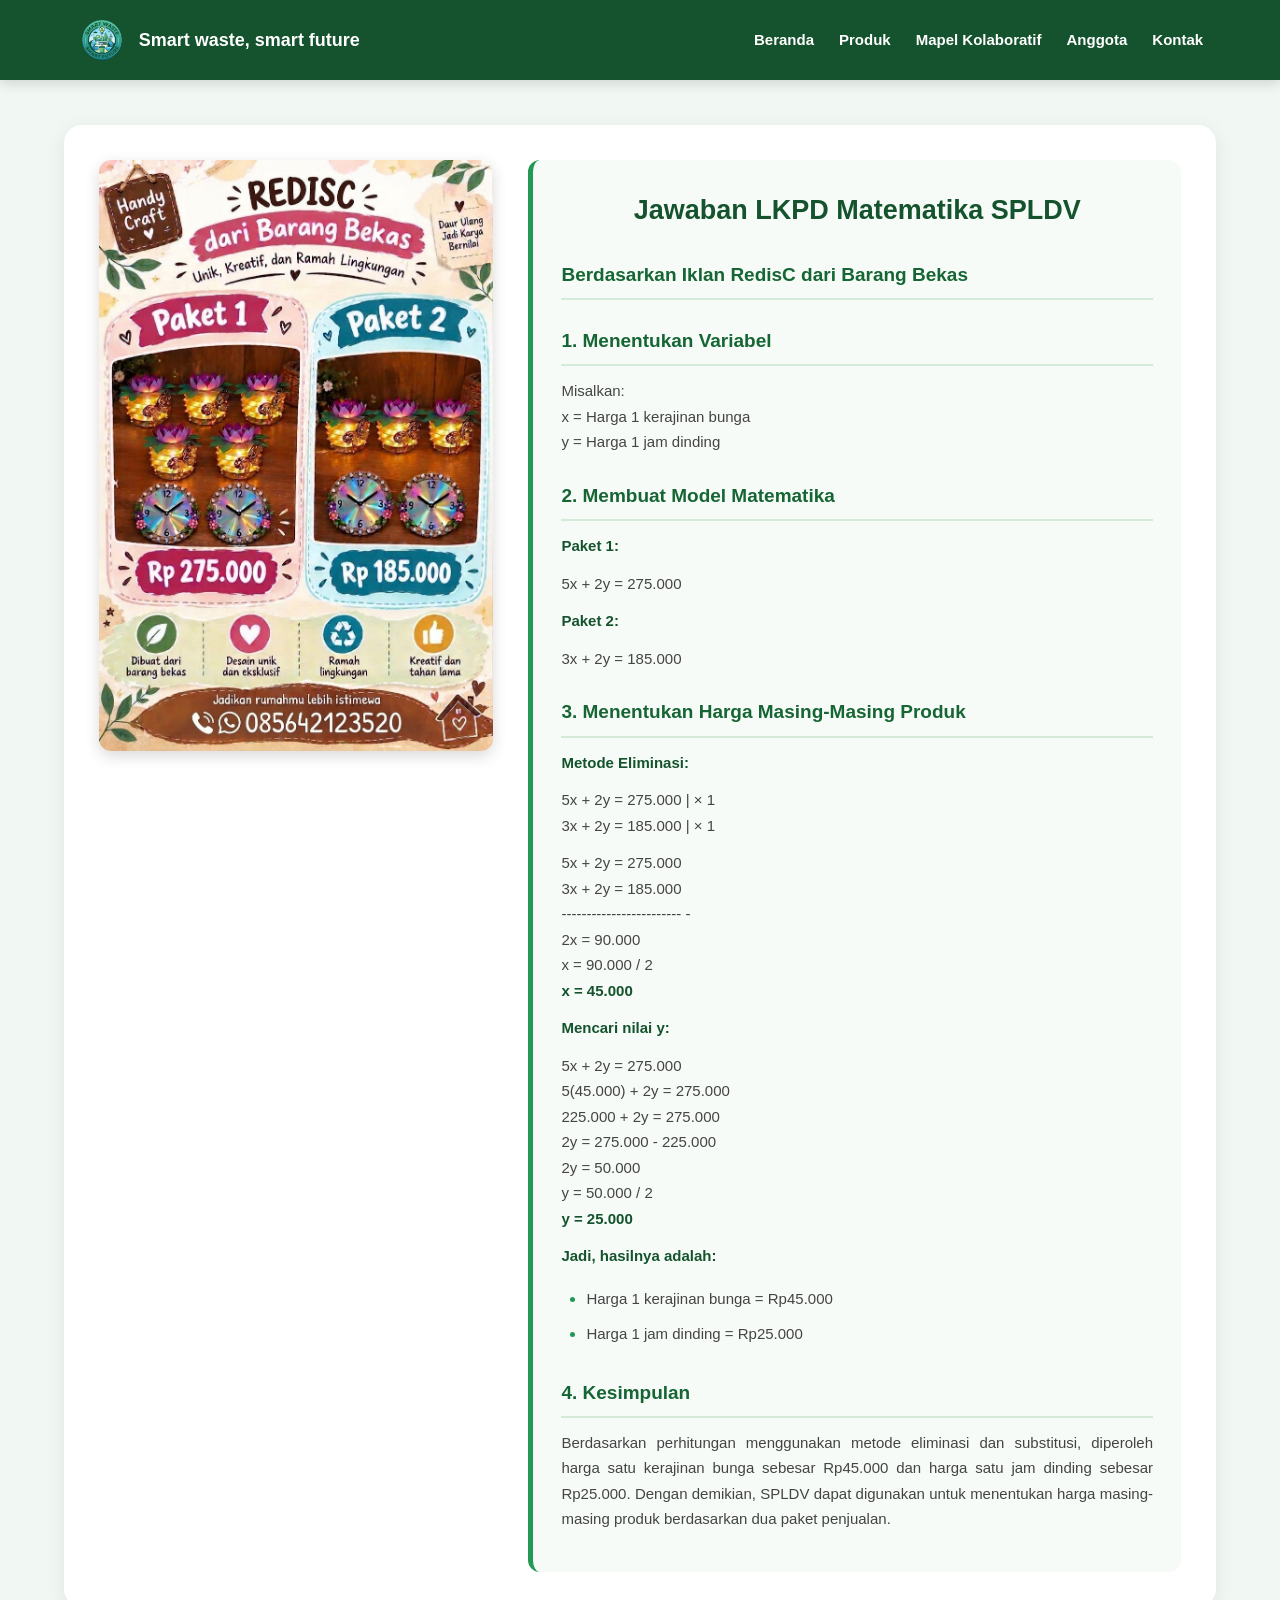
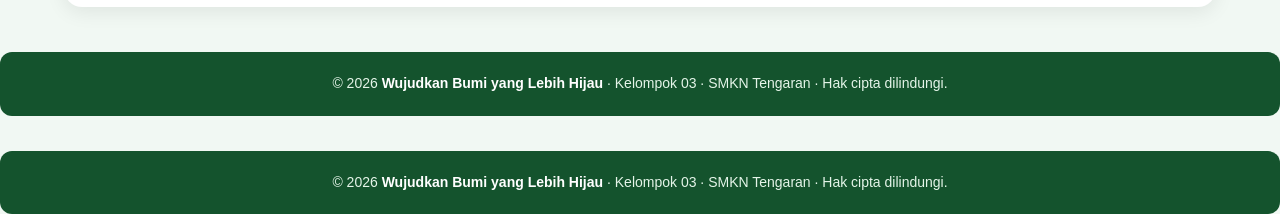
<file: dara.html>
<!DOCTYPE html>
<html lang="id">
<head>
    <meta charset="UTF-8">
    <meta name="viewport" content="width=device-width, initial-scale=1.0">
    <link rel="stylesheet" href="atha.css">
    <title>Jawaban LKPD Matematika SPLDV</title>
</head>
<body>

<nav class="nav">
    <a class="logo" href="#home">
        <img src="logo.jpeg-removebg-preview.png" alt="Logo" class="logo-img">
        <span>Smart waste, smart future</span>
    </a>

    <div class="nav-links">
        <a href="#home">Beranda</a>
        <a href="#produk">Produk</a>
        <a href="#mapel">Mapel Kolaboratif</a>
        <a href="#member-wo">Anggota</a>
        <a href="#contact">Kontak</a>
    </div>

    <button class="hamburger" id="hamburger" type="button">
        <span></span>
        <span></span>
        <span></span>
    </button>

    <div class="nav-dropdown" id="navDropdown">
        <a href="#home">Beranda</a>
        <a href="#produk">Produk</a>
        <a href="#mapel">Mapel Kolaboratif</a>
        <a href="#member-wo">Anggota</a>
        <a href="#contact">Kontak</a>
    </div>
</nav>

<div class="container">

    <!-- GAMBAR SOAL DI SEBELAH KIRI -->
    <div class="gambar">
        <img src="mtk dara.jpeg"
             alt="Iklan RedisC dari Barang Bekas"
             width="400"
             height="500">
    </div>

    <!-- JAWABAN DI SEBELAH KANAN -->
    <div class="jawaban">

        <h2>Jawaban LKPD Matematika SPLDV</h2>
        <h3>Berdasarkan Iklan RedisC dari Barang Bekas</h3>

        <h3>1. Menentukan Variabel</h3>

        <p>
            Misalkan:
            <br>x = Harga 1 kerajinan bunga
            <br>y = Harga 1 jam dinding
        </p>

        <h3>2. Membuat Model Matematika</h3>

        <p><b>Paket 1:</b></p>
        <p>5x + 2y = 275.000</p>

        <p><b>Paket 2:</b></p>
        <p>3x + 2y = 185.000</p>

        <h3>3. Menentukan Harga Masing-Masing Produk</h3>

        <p><b>Metode Eliminasi:</b></p>

        <p>
            5x + 2y = 275.000 | × 1
            <br>3x + 2y = 185.000 | × 1
        </p>

        <p>
            5x + 2y = 275.000
            <br>3x + 2y = 185.000
            <br>------------------------ -
            <br>2x = 90.000
            <br>x = 90.000 / 2
            <br><b>x = 45.000</b>
        </p>

        <p><b>Mencari nilai y:</b></p>

        <p>
            5x + 2y = 275.000
            <br>5(45.000) + 2y = 275.000
            <br>225.000 + 2y = 275.000
            <br>2y = 275.000 - 225.000
            <br>2y = 50.000
            <br>y = 50.000 / 2
            <br><b>y = 25.000</b>
        </p>

        <p><b>Jadi, hasilnya adalah:</b></p>

        <ul>
            <li>Harga 1 kerajinan bunga = Rp45.000</li>
            <li>Harga 1 jam dinding = Rp25.000</li>
        </ul>

        <h3>4. Kesimpulan</h3>

        <p>
            Berdasarkan perhitungan menggunakan metode eliminasi
            dan substitusi, diperoleh harga satu kerajinan bunga
            sebesar Rp45.000 dan harga satu jam dinding sebesar
            Rp25.000. Dengan demikian, SPLDV dapat digunakan
            untuk menentukan harga masing-masing produk
            berdasarkan dua paket penjualan.
        </p>

    </div>
</div>

<footer>
    <div class="footer-bottom">
        <p>
            © 2026 <strong>Wujudkan Bumi yang Lebih Hijau</strong>
            · Kelompok 03 · SMKN Tengaran
            · Hak cipta dilindungi.
        </p>
    </div>
</footer>

<div class="lightbox" id="imageLightbox"
     role="dialog" aria-modal="true"
     aria-label="Pratinjau gambar" hidden>

    <div class="lightbox-dialog">
        <button class="lightbox-close"
                type="button"
                aria-label="Tutup pratinjau">
            &times;
        </button>
        <img class="lightbox-image" alt="">
    </div>
</div>

</body>
</html>

<footer>
    <div class="footer-bottom">
        <p>
            © 2026 <strong>Wujudkan Bumi yang Lebih Hijau</strong>
            · Kelompok 03 · SMKN Tengaran
            · Hak cipta dilindungi.
        </p>
    </div>
</footer>

<div class="lightbox" id="imageLightbox"
     role="dialog" aria-modal="true"
     aria-label="Pratinjau gambar" hidden>

    <div class="lightbox-dialog">
        <button class="lightbox-close"
                type="button"
                aria-label="Tutup pratinjau">
            &times;
        </button>
        <img class="lightbox-image" alt="">
    </div>
</div>

</body>
</html>
</file>
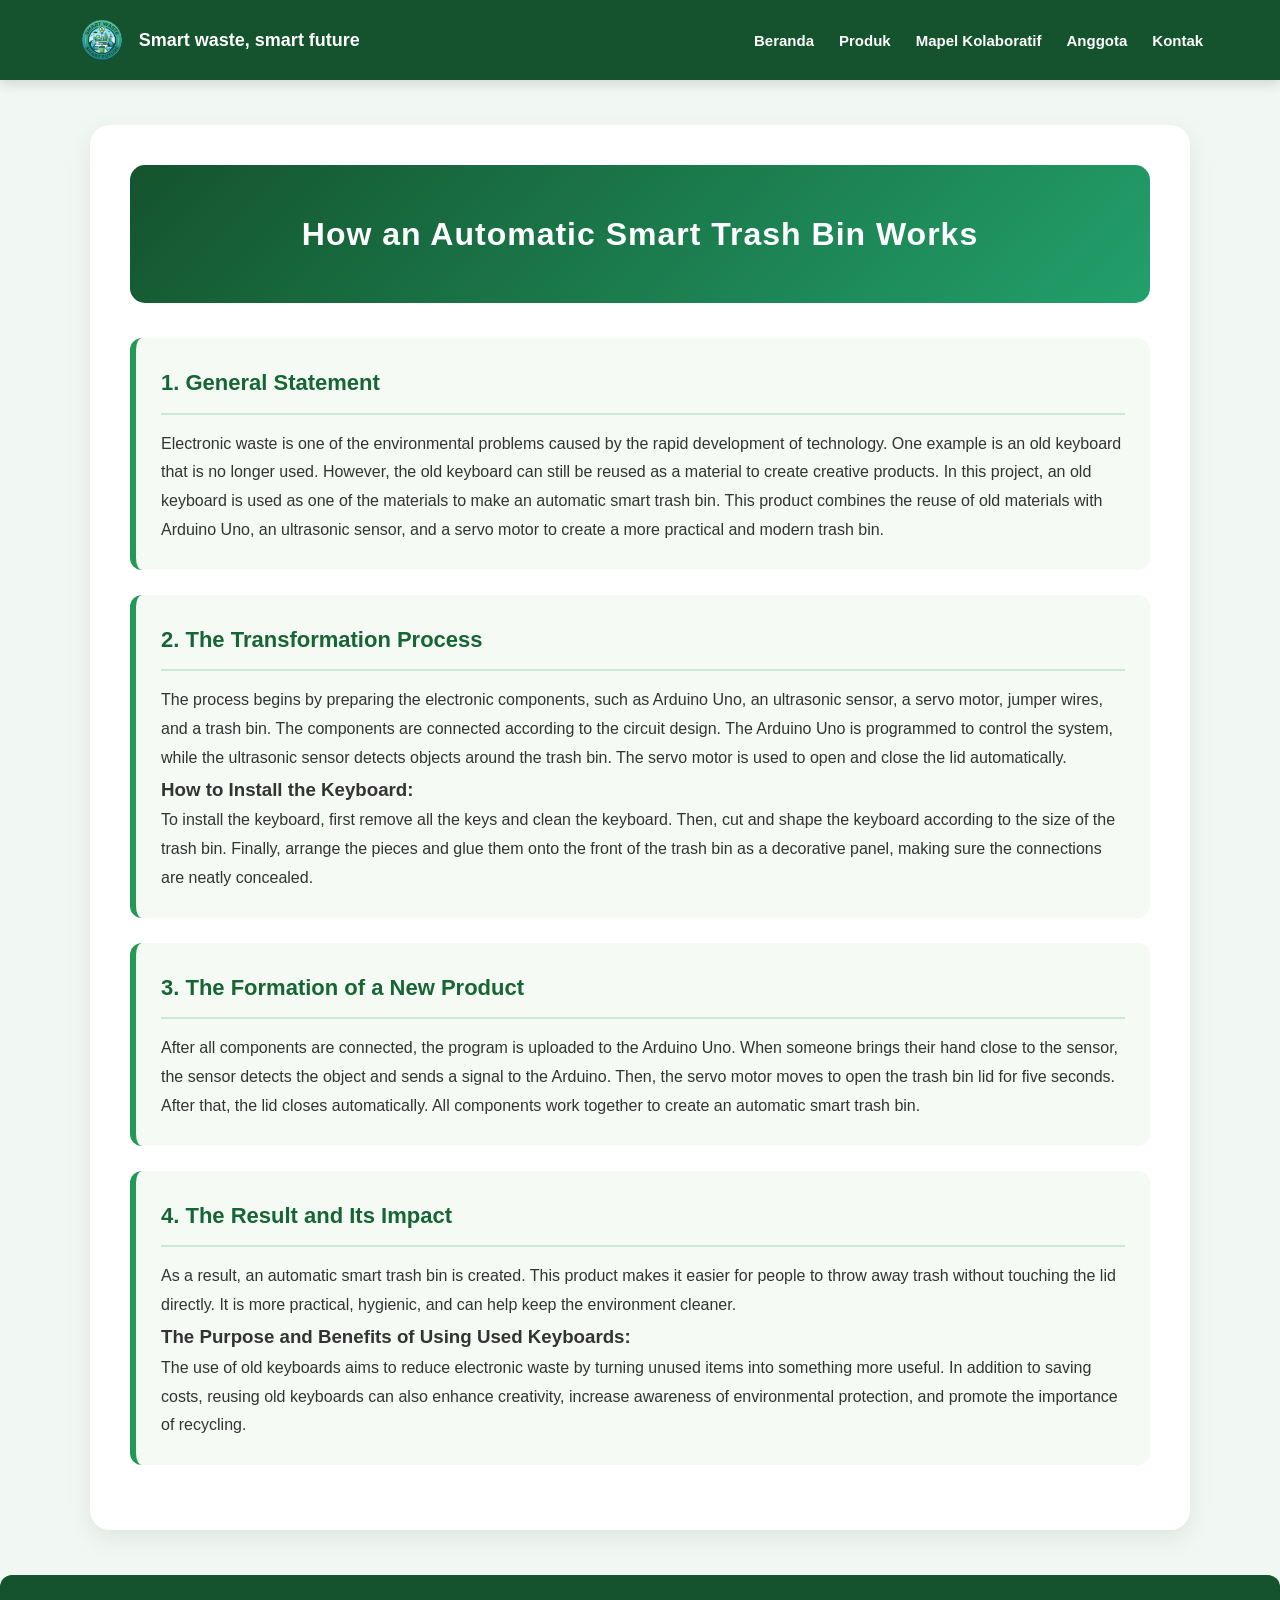
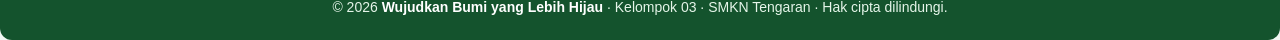
<file: daringgris.html>
<!DOCTYPE html>
<html lang="en">
<head>
    <meta charset="UTF-8">
    <meta name="viewport" content="width=device-width, initial-scale=1.0">
    <link rel="stylesheet" href="daringgris.css">
    <title>How an Automatic Smart Trash Bin Works</title>
</head>
<body>
      <nav class="nav">
      <a class="logo" href="logo.jpeg-removebg-preview.png" aria-label="Sampahku Hartaku, ke beranda">
        <img src="logo.jpeg-removebg-preview.png" alt="Logo" class="logo-img" />
        <span>Smart waste, smart future</span>
      </a>

      <div class="nav-links">
        <a href="#home">Beranda</a>
        <a href="#produk">Produk</a>
        <a href="#mapel">Mapel Kolaboratif</a>
        <a href="#member-wo">Anggota</a>
        <a href="#contact">Kontak</a>
      </div>

      <button
        class="hamburger"
        id="hamburger"
        type="button"
        aria-label="Buka menu navigasi"
        aria-expanded="false"
        aria-controls="navDropdown"
      >
        <span></span>
        <span></span>
        <span></span>
      </button>

      <div class="nav-dropdown" id="navDropdown">
        <a href="#home">Beranda</a>
        <a href="#produk">Produk</a>
        <a href="#mapel">Mapel Kolaboratif</a>
        <a href="#member-wo">Anggota</a>
        <a href="#contact">Kontak</a>
      </div>
    </nav>

<div class="poster">

    <header class="header">
        <h1>How an Automatic Smart Trash Bin Works</h1>
    </header>

    <section class="section">
        <h2>1. General Statement</h2>
        <p>
            Electronic waste is one of the environmental problems caused by the rapid development of technology. One example is an old keyboard that is no longer used. However, the old keyboard can still be reused as a material to create creative products. In this project, an old keyboard is used as one of the materials to make an automatic smart trash bin. This product combines the reuse of old materials with Arduino Uno, an ultrasonic sensor, and a servo motor to create a more practical and modern trash bin.
        </p>
    </section>

    <section class="section">
        <h2>2. The Transformation Process</h2>
        <p>
            The process begins by preparing the electronic components, such as Arduino Uno, an ultrasonic sensor, a servo motor, jumper wires, and a trash bin. The components are connected according to the circuit design. The Arduino Uno is programmed to control the system, while the ultrasonic sensor detects objects around the trash bin. The servo motor is used to open and close the lid automatically.
        </p>

        <h3>How to Install the Keyboard:</h3>
        <p>
            To install the keyboard, first remove all the keys and clean the keyboard. Then, cut and shape the keyboard according to the size of the trash bin. Finally, arrange the pieces and glue them onto the front of the trash bin as a decorative panel, making sure the connections are neatly concealed.
        </p>
    </section>

    <section class="section">
        <h2>3. The Formation of a New Product</h2>
        <p>
            After all components are connected, the program is uploaded to the Arduino Uno. When someone brings their hand close to the sensor, the sensor detects the object and sends a signal to the Arduino. Then, the servo motor moves to open the trash bin lid for five seconds. After that, the lid closes automatically. All components work together to create an automatic smart trash bin.
        </p>
    </section>

    <section class="section">
        <h2>4. The Result and Its Impact</h2>
        <p>
            As a result, an automatic smart trash bin is created. This product makes it easier for people to throw away trash without touching the lid directly. It is more practical, hygienic, and can help keep the environment cleaner.
        </p>

        <h3>The Purpose and Benefits of Using Used Keyboards:</h3>
        <p>
            The use of old keyboards aims to reduce electronic waste by turning unused items into something more useful. In addition to saving costs, reusing old keyboards can also enhance creativity, increase awareness of environmental protection, and promote the importance of recycling.
        </p>
    </section>
        </div>
    </div>

</div>
<div class="footer-bottom">
        <p>
          © 2026 <strong>Wujudkan Bumi yang Lebih Hijau</strong> · Kelompok 03 · SMKN Tengaran
          · Hak cipta dilindungi.
        </p>
      </div>
    </footer>

    <div
      class="lightbox"
      id="imageLightbox"
      role="dialog"
      aria-modal="true"
      aria-label="Pratinjau gambar"
      hidden
    >
      <div class="lightbox-dialog">
        <button
          class="lightbox-close"
          type="button"
          aria-label="Tutup pratinjau"
        >
          &times;
        </button>
        <img class="lightbox-image" alt="" />
      </div>
    </div>

</body>
</html>
</file>
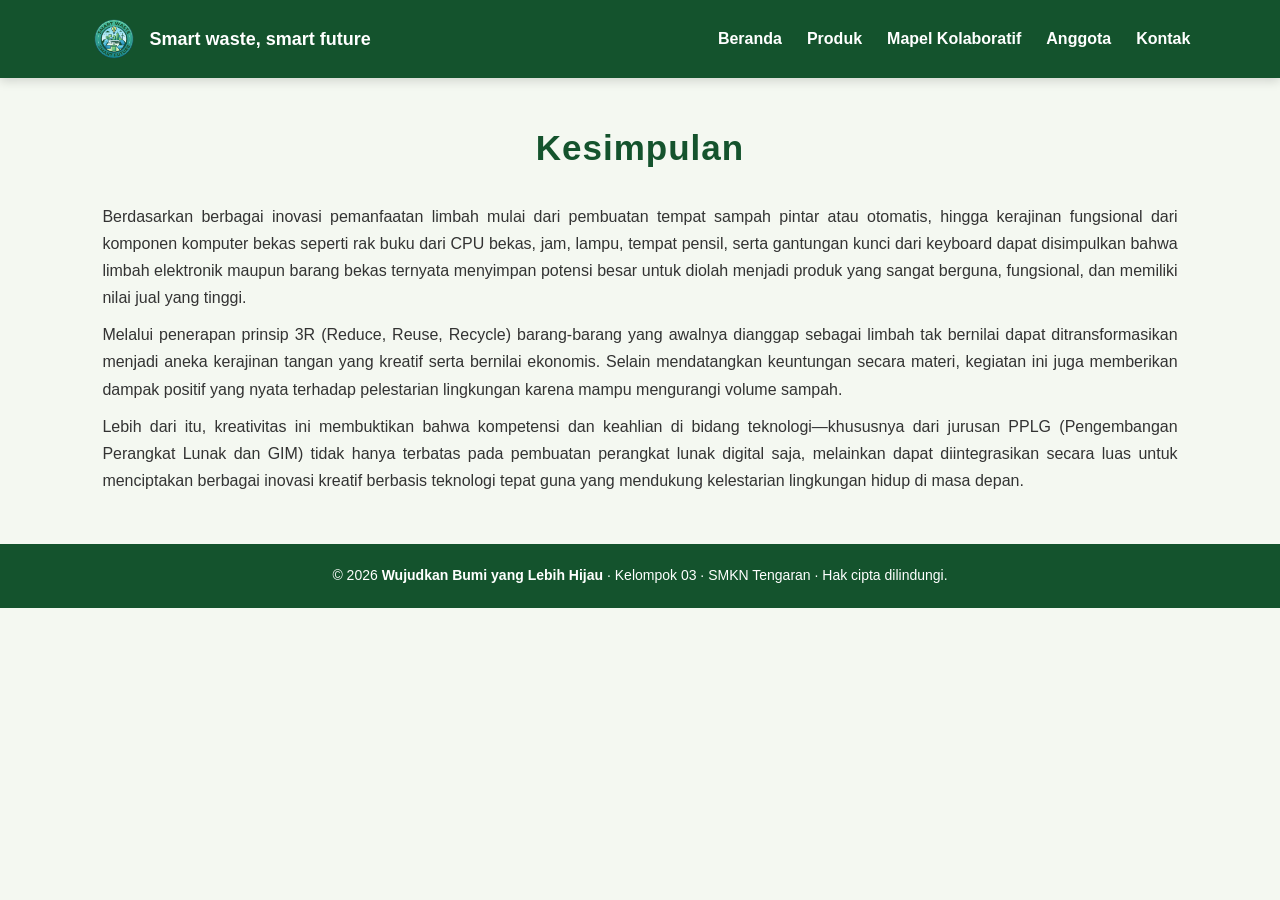
<file: kesimpulan.html>
<!DOCTYPE html>
<html lang="en">
<head>
    <meta charset="UTF-8">
    <meta name="viewport" content="width=device-width, initial-scale=1.0">
    <link rel="stylesheet" href="kesimpulan.css">
    <title>Document</title>
</head>
<body>
      <nav class="nav">
      <a class="logo" href="logo.jpeg-removebg-preview.png" aria-label="Sampahku Hartaku, ke beranda">
        <img src="logo.jpeg-removebg-preview.png" alt="Logo" class="logo-img" />
        <span>Smart waste, smart future</span>
      </a>

      <div class="nav-links">
        <a href="#home">Beranda</a>
        <a href="#produk">Produk</a>
        <a href="#mapel">Mapel Kolaboratif</a>
        <a href="#member-wo">Anggota</a>
        <a href="#contact">Kontak</a>
      </div>

      <button
        class="hamburger"
        id="hamburger"
        type="button"
        aria-label="Buka menu navigasi"
        aria-expanded="false"
        aria-controls="navDropdown"
      >
        <span></span>
        <span></span>
        <span></span>
      </button>

      <div class="nav-dropdown" id="navDropdown">
        <a href="#home">Beranda</a>
        <a href="#produk">Produk</a>
        <a href="#mapel">Mapel Kolaboratif</a>
        <a href="#member-wo">Anggota</a>
        <a href="#contact">Kontak</a>
      </div>
    </nav>
    <h1 style="text-align: center;">Kesimpulan</h1>
    <p>
        Berdasarkan berbagai inovasi pemanfaatan limbah mulai dari pembuatan tempat sampah pintar atau otomatis, hingga kerajinan fungsional dari komponen komputer bekas seperti rak buku dari CPU bekas, jam, lampu, tempat pensil, serta gantungan kunci dari keyboard dapat disimpulkan bahwa limbah elektronik maupun barang bekas ternyata menyimpan potensi besar untuk diolah menjadi produk yang sangat berguna, fungsional, dan memiliki nilai jual yang tinggi.
    </p>

    <p>
        Melalui penerapan prinsip 3R (Reduce, Reuse, Recycle) barang-barang yang awalnya dianggap sebagai limbah tak bernilai dapat ditransformasikan menjadi aneka kerajinan tangan yang kreatif serta bernilai ekonomis. Selain mendatangkan keuntungan secara materi, kegiatan ini juga memberikan dampak positif yang nyata terhadap pelestarian lingkungan karena mampu mengurangi volume sampah.
    </p>

    <p>
        Lebih dari itu, kreativitas ini membuktikan bahwa kompetensi dan keahlian di bidang teknologi—khususnya dari jurusan PPLG (Pengembangan Perangkat Lunak dan GIM) tidak hanya terbatas pada pembuatan perangkat lunak digital saja, melainkan dapat diintegrasikan secara luas untuk menciptakan berbagai inovasi kreatif berbasis teknologi tepat guna yang mendukung kelestarian lingkungan hidup di masa depan.
    </p>

    <div class="footer-bottom">
        <p>
          © 2026 <strong>Wujudkan Bumi yang Lebih Hijau</strong> · Kelompok 03 · SMKN Tengaran
          · Hak cipta dilindungi.
        </p>
      </div>
    </footer>

    <div
      class="lightbox"
      id="imageLightbox"
      role="dialog"
      aria-modal="true"
      aria-label="Pratinjau gambar"
      hidden
    >
      <div class="lightbox-dialog">
        <button
          class="lightbox-close"
          type="button"
          aria-label="Tutup pratinjau"
        >
          &times;
        </button>
        <img class="lightbox-image" alt="" />
      </div>
    </div>

</body>
</html>
</file>
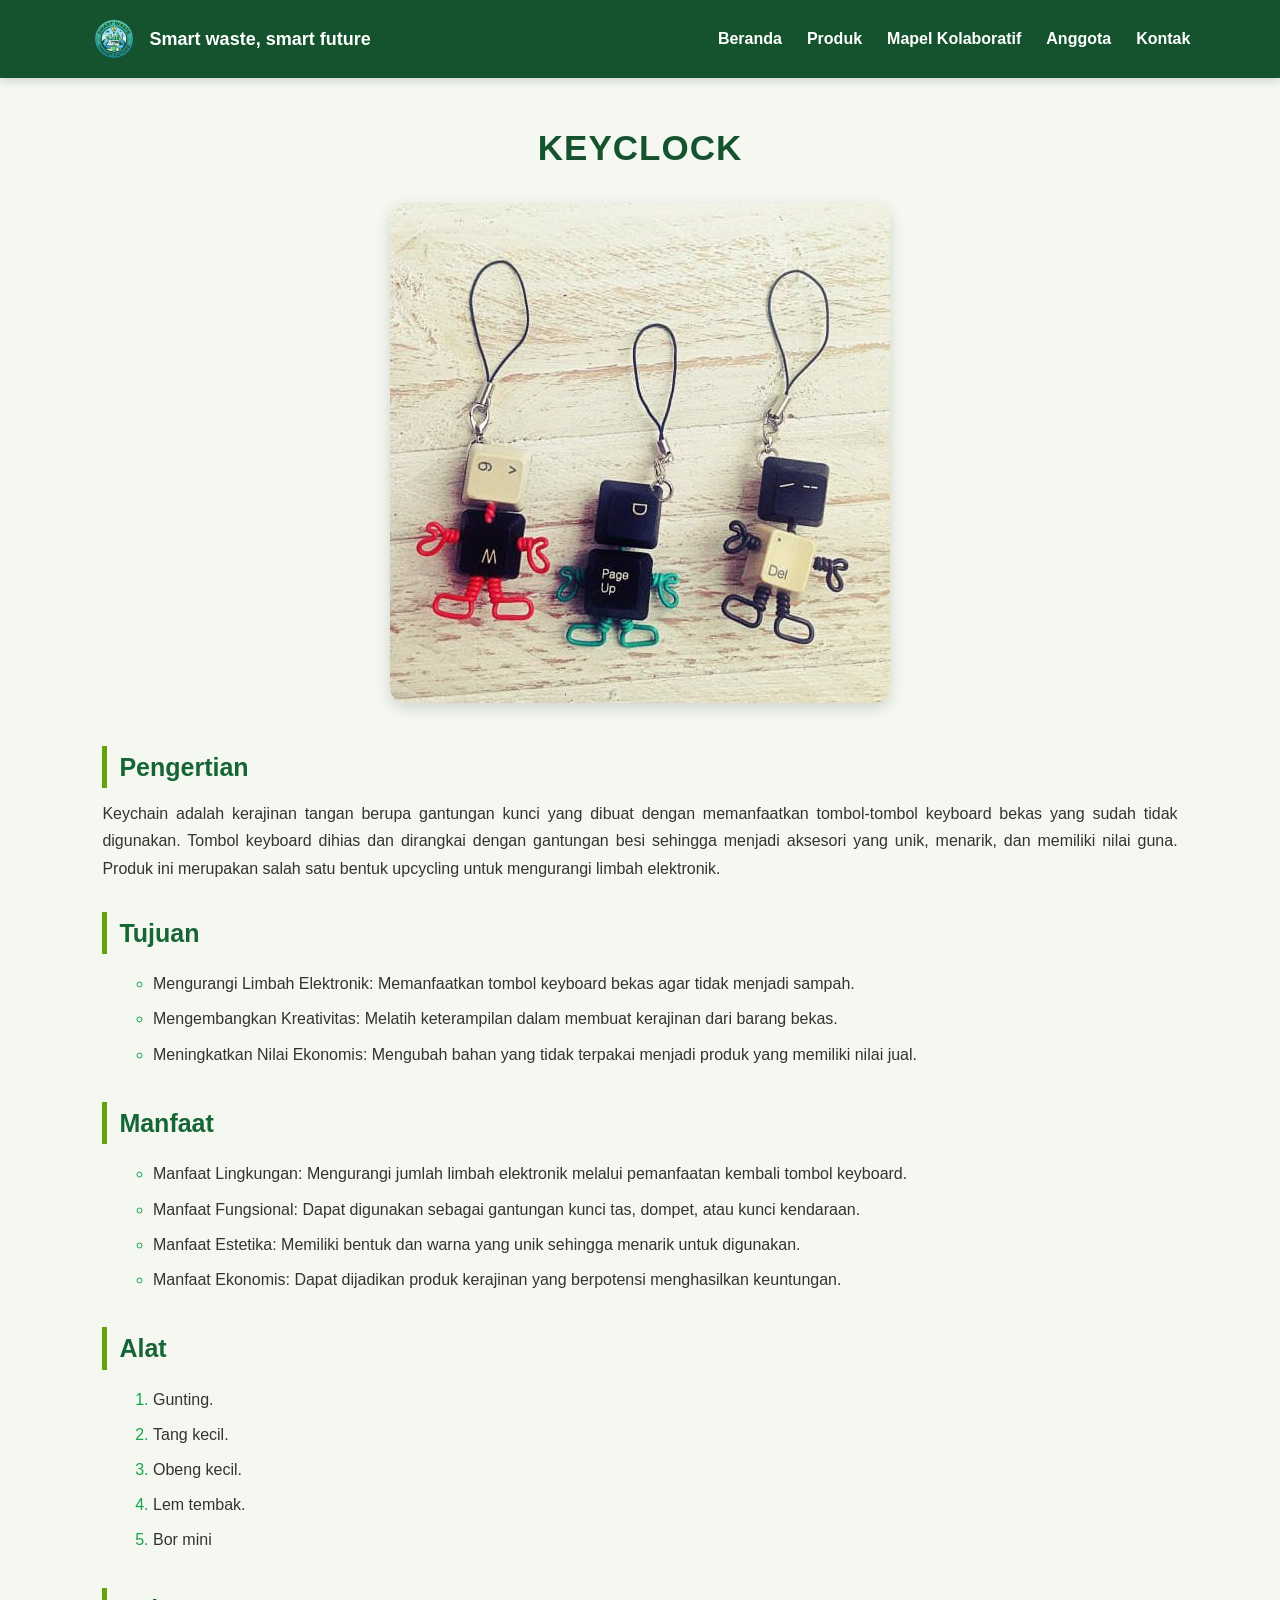
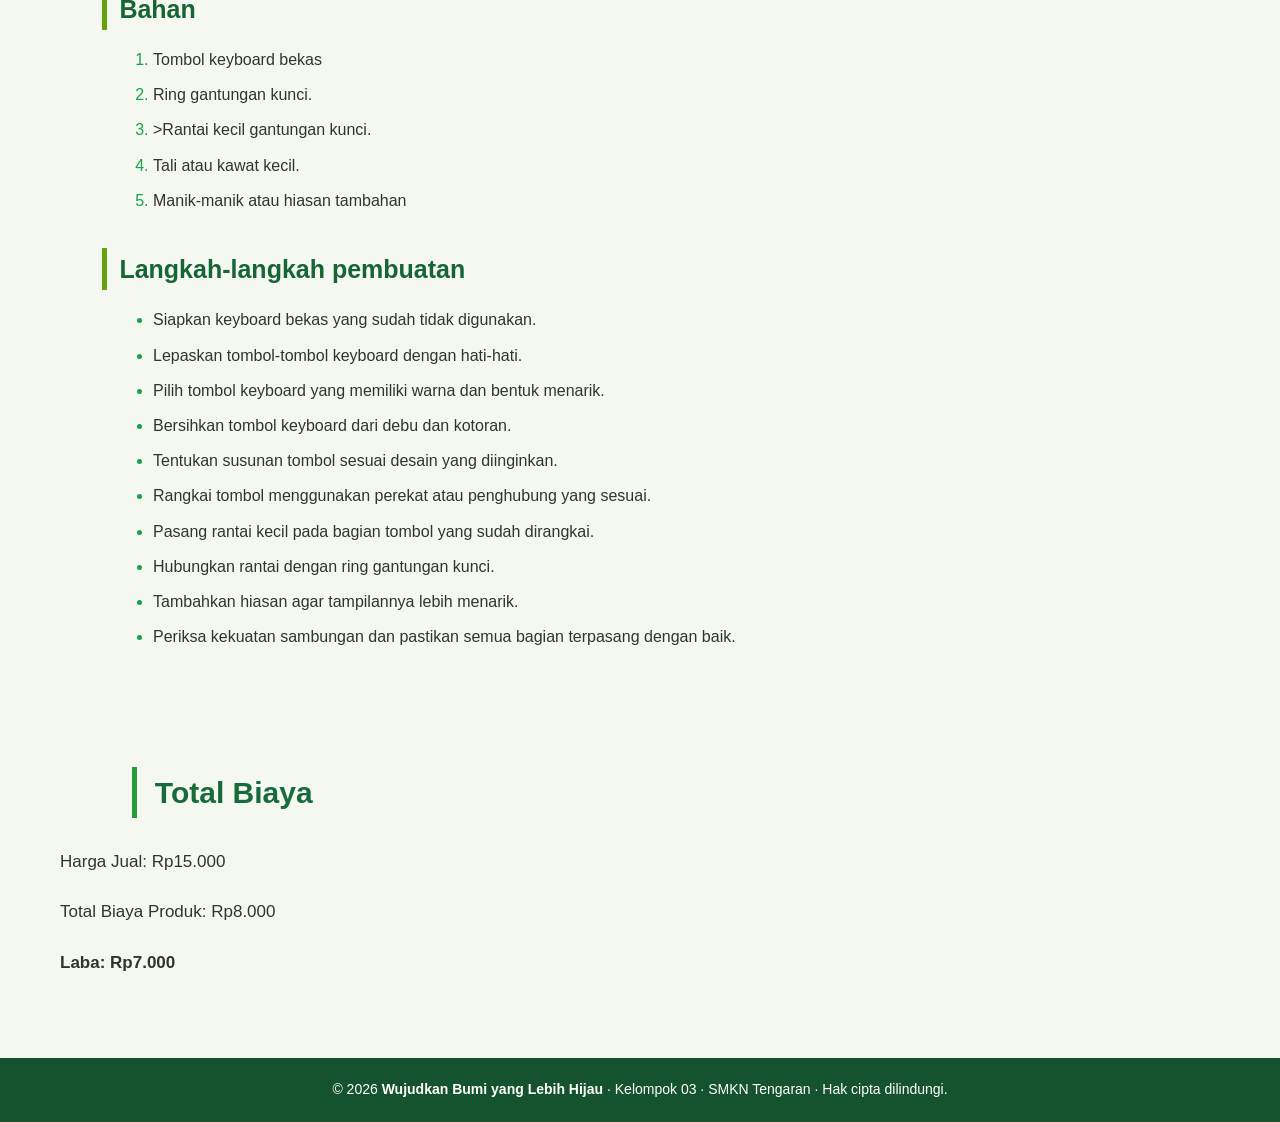
<file: keychain.html>
<!DOCTYPE html>
<html lang="en">
<head>
    <meta charset="UTF-8">
    <meta name="viewport" content="width=device-width, initial-scale=1.0">
    <link rel="stylesheet" href="keychain.css">
    <title>Document</title>
</head>
<body>
      <nav class="nav">
      <a class="logo" href="#home" aria-label="Sampahku Hartaku, ke beranda">
        <img src="logo.jpeg-removebg-preview.png" alt="Logo" class="logo-img" />
        <span>Smart waste, smart future</span>
      </a>

      <div class="nav-links">
        <a href="#home">Beranda</a>
        <a href="#produk">Produk</a>
        <a href="#mapel">Mapel Kolaboratif</a>
        <a href="#member-wo">Anggota</a>
        <a href="#contact">Kontak</a>
      </div>

      <button
        class="hamburger"
        id="hamburger"
        type="button"
        aria-label="Buka menu navigasi"
        aria-expanded="false"
        aria-controls="navDropdown"
      >
        <span></span>
        <span></span>
        <span></span>
      </button>

      <div class="nav-dropdown" id="navDropdown">
        <a href="#home">Beranda</a>
        <a href="#produk">Produk</a>
        <a href="#mapel">Mapel Kolaboratif</a>
        <a href="#member-wo">Anggota</a>
        <a href="#contact">Kontak</a>
      </div>
    </nav>
    <h1 style="text-align: center;">KEYCLOCK</h1>
    <div style="text-align: center;">
    <img src="keychain.jpeg" alt="gambar produk"
    width="500"
    height="400"></div>

    <h2>Pengertian</h2>
    <p>
        Keychain adalah kerajinan tangan berupa gantungan kunci yang dibuat dengan memanfaatkan tombol-tombol keyboard bekas yang sudah tidak digunakan. Tombol keyboard dihias dan dirangkai dengan gantungan besi sehingga menjadi aksesori yang unik, menarik, dan memiliki nilai guna. Produk ini merupakan salah satu bentuk upcycling untuk mengurangi limbah elektronik.
    </p>

    <h2>Tujuan</h2>
    <p>
        <ul type="circle">
            <li>Mengurangi Limbah Elektronik: Memanfaatkan tombol keyboard bekas agar tidak menjadi sampah.</li>
            <li>Mengembangkan Kreativitas: Melatih keterampilan dalam membuat kerajinan dari barang bekas.</li>
            <li>Meningkatkan Nilai Ekonomis: Mengubah bahan yang tidak terpakai menjadi produk yang memiliki nilai jual.</li>
        </ul>
    </p>

    <h2>Manfaat</h2>
    <p>
        <ul type="circle">
            <li>Manfaat Lingkungan: Mengurangi jumlah limbah elektronik melalui pemanfaatan kembali tombol keyboard.</li>
            <li>Manfaat Fungsional: Dapat digunakan sebagai gantungan kunci tas, dompet, atau kunci kendaraan.</li>
            <li>Manfaat Estetika: Memiliki bentuk dan warna yang unik sehingga menarik untuk digunakan.</li>
            <li>Manfaat Ekonomis: Dapat dijadikan produk kerajinan yang berpotensi menghasilkan keuntungan.</li>
        </ul>
    </p>

    <h2>Alat</h2>
    <p>
        <ol>
            <li>Gunting.</li>
            <li>Tang kecil.</li>
            <li>Obeng kecil.</li>
            <li>Lem tembak.</li>
            <li>Bor mini</li>
        </ol>
    </p>

    <h2>Bahan</h2>
    <ol>
        <li>Tombol keyboard bekas</li>
        <li>Ring gantungan kunci.</li>
        <li>>Rantai kecil gantungan kunci.</li>
        <li>Tali atau kawat kecil.</li>
        <li>Manik-manik atau hiasan tambahan</li>
    </ol>

    <h2>Langkah-langkah pembuatan</h2>
    <ul>
      <li>Siapkan keyboard bekas yang sudah tidak digunakan.</li>
      <li>Lepaskan tombol-tombol keyboard dengan hati-hati.</li>
      <li>Pilih tombol keyboard yang memiliki warna dan bentuk menarik.</li>
      <li>Bersihkan tombol keyboard dari debu dan kotoran.</li>
      <li>Tentukan susunan tombol sesuai desain yang diinginkan.</li>
      <li>Rangkai tombol menggunakan perekat atau penghubung yang sesuai.</li>
      <li>Pasang rantai kecil pada bagian tombol yang sudah dirangkai.</li>
      <li>Hubungkan rantai dengan ring gantungan kunci.</li>
      <li>Tambahkan hiasan agar tampilannya lebih menarik.</li>
      <li>Periksa kekuatan sambungan dan pastikan semua bagian terpasang dengan baik.</li>
    </ul><br>

    <section class="total-biaya">
      <h2>Total Biaya</h2>
      <p>Harga Jual: Rp15.000</p>
      <p>Total Biaya Produk: Rp8.000</p>
      <p><strong>Laba: Rp7.000</strong></p>
    </section>

    </p>

    <div class="footer-bottom">
        <p>
          © 2026 <strong>Wujudkan Bumi yang Lebih Hijau</strong> · Kelompok 03 · SMKN Tengaran
          · Hak cipta dilindungi.
        </p>
      </div>
    </footer>

    <div
      class="lightbox"
      id="imageLightbox"
      role="dialog"
      aria-modal="true"
      aria-label="Pratinjau gambar"
      hidden
    >
      <div class="lightbox-dialog">
        <button
          class="lightbox-close"
          type="button"
          aria-label="Tutup pratinjau"
        >
          &times;
        </button>
        <img class="lightbox-image" alt="" />
      </div>
    </div>

</body>
</html>
</file>
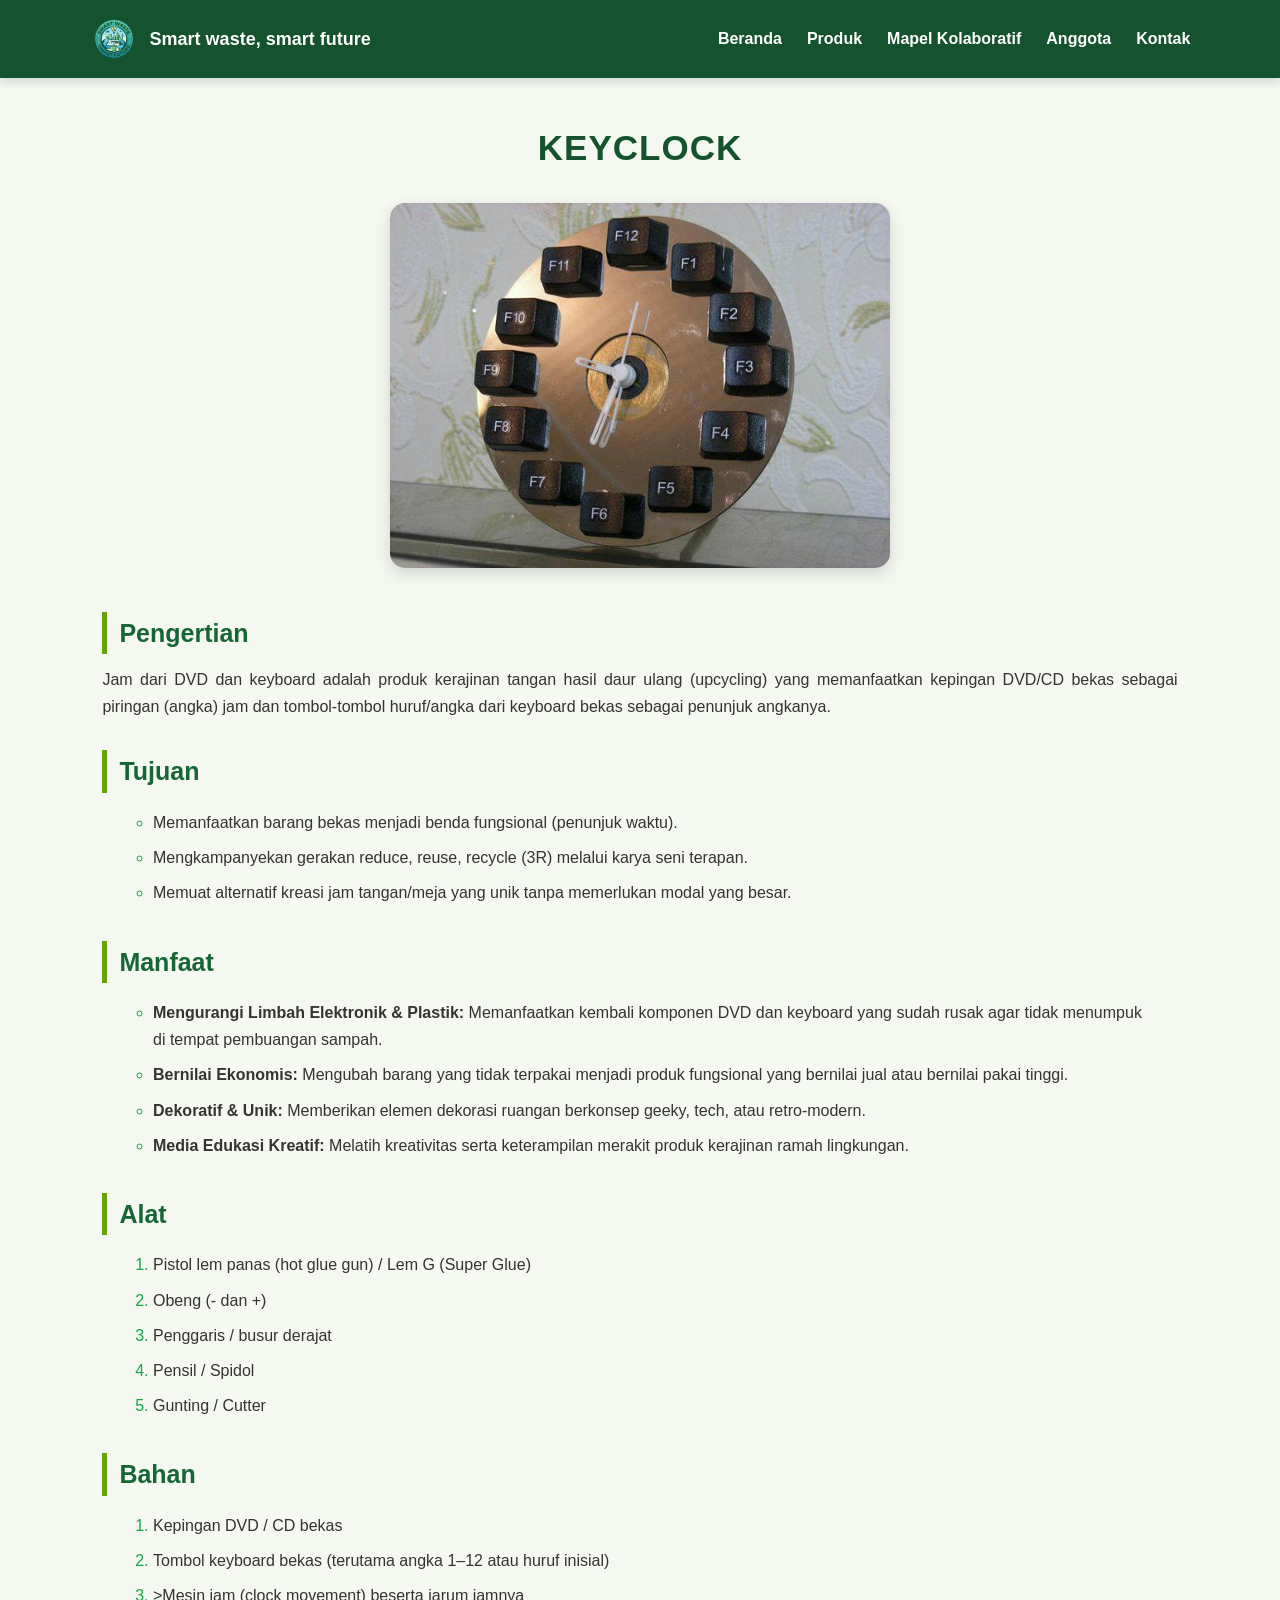
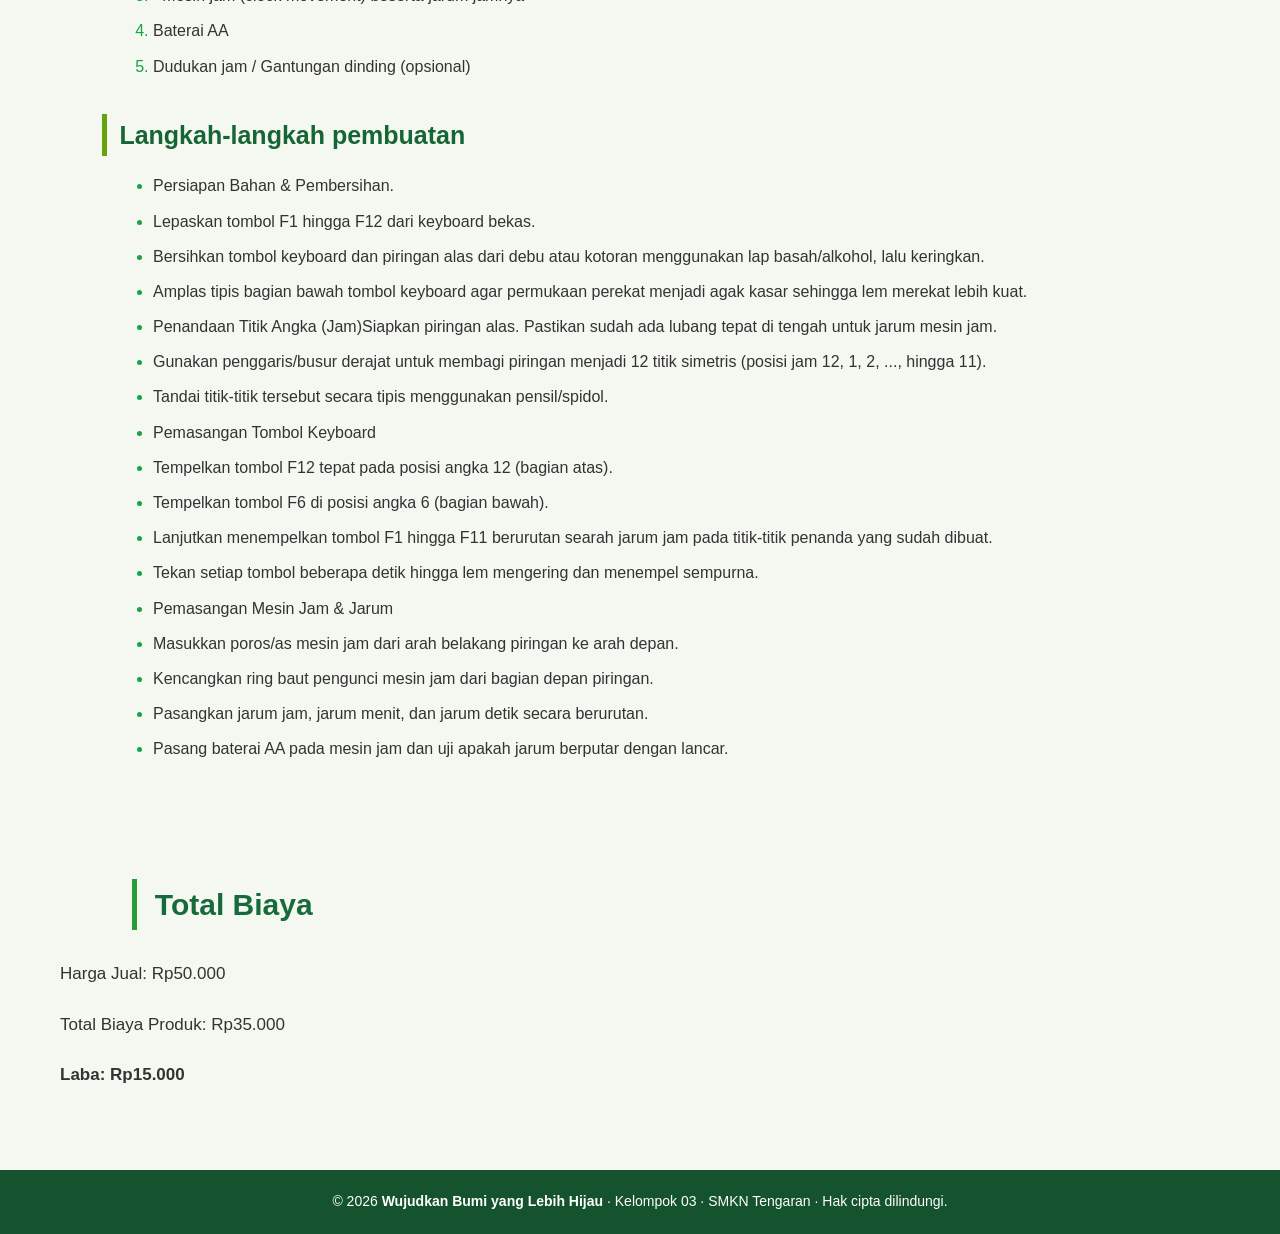
<file: keyclock.html>
<!DOCTYPE html>
<html lang="en">
<head>
    <meta charset="UTF-8">
    <meta name="viewport" content="width=device-width, initial-scale=1.0">
    <link rel="stylesheet" href="keyclock.css">
    <title>Document</title>
</head>
<body>
      <nav class="nav">
      <a class="logo" href="#home" aria-label="Sampahku Hartaku, ke beranda">
        <img src="logo.jpeg-removebg-preview.png" alt="Logo" class="logo-img" />
        <span>Smart waste, smart future</span>
      </a>

      <div class="nav-links">
        <a href="#home">Beranda</a>
        <a href="#produk">Produk</a>
        <a href="#mapel">Mapel Kolaboratif</a>
        <a href="#member-wo">Anggota</a>
        <a href="#contact">Kontak</a>
      </div>

      <button
        class="hamburger"
        id="hamburger"
        type="button"
        aria-label="Buka menu navigasi"
        aria-expanded="false"
        aria-controls="navDropdown"
      >
        <span></span>
        <span></span>
        <span></span>
      </button>

      <div class="nav-dropdown" id="navDropdown">
        <a href="#home">Beranda</a>
        <a href="#produk">Produk</a>
        <a href="#mapel">Mapel Kolaboratif</a>
        <a href="#member-wo">Anggota</a>
        <a href="#contact">Kontak</a>
      </div>
    </nav>
    <h1 style="text-align: center;">KEYCLOCK</h1>
    <div style="text-align: center;">
    <img src="keyclock.jpeg" alt="gambar produk"
    width="500"
    height="400"></div>

    <h2>Pengertian</h2>
    <p>
        Jam dari DVD dan keyboard adalah produk kerajinan tangan hasil daur ulang (upcycling) yang memanfaatkan kepingan DVD/CD bekas sebagai piringan (angka) jam dan tombol-tombol huruf/angka dari keyboard bekas sebagai penunjuk angkanya.
    </p>

    <h2>Tujuan</h2>
    <p>
        <ul type="circle">
            <li>Memanfaatkan barang bekas menjadi benda fungsional (penunjuk waktu).</li>

            <li>Mengkampanyekan gerakan reduce, reuse, recycle (3R) melalui karya seni terapan.</li>

            <li>Memuat alternatif kreasi jam tangan/meja yang unik tanpa memerlukan modal yang besar.</li>
        </ul>
    </p>

    <h2>Manfaat</h2>
    <p>
        <ul type="circle">
            <li><b>Mengurangi Limbah Elektronik & Plastik:</b> Memanfaatkan kembali komponen DVD dan keyboard yang sudah rusak agar tidak menumpuk di tempat pembuangan sampah.</li>

            <li><b>Bernilai Ekonomis:</b> Mengubah barang yang tidak terpakai menjadi produk fungsional yang bernilai jual atau bernilai pakai tinggi.</li>

            <li><b>Dekoratif & Unik:</b> Memberikan elemen dekorasi ruangan berkonsep geeky, tech, atau retro-modern.</li>

            <li><b>Media Edukasi Kreatif:</b> Melatih kreativitas serta keterampilan merakit produk kerajinan ramah lingkungan.</li>
        </ul>
    </p>

    <h2>Alat</h2>
    <p>
        <ol>
            <li>Pistol lem panas (hot glue gun) / Lem G (Super Glue)</li>
            <li>Obeng (- dan +)</li>
            <li>Penggaris / busur derajat</li>
            <li>Pensil / Spidol</li>
            <li>Gunting / Cutter</li>
        </ol>
    </p>

    <h2>Bahan</h2>
    <ol>
        <li>Kepingan DVD / CD bekas</li>
        <li>Tombol keyboard bekas (terutama angka 1–12 atau huruf inisial)</li>
        <li>>Mesin jam (clock movement) beserta jarum jamnya</li>
        <li>Baterai AA</li>
        <li>Dudukan jam / Gantungan dinding (opsional)</li>
    </ol>

    <h2>Langkah-langkah pembuatan</h2>
    <p>
      <ul>
      <li>Persiapan Bahan & Pembersihan.</li>
      <li>Lepaskan tombol F1 hingga F12 dari keyboard bekas.</li>
      <li>Bersihkan tombol keyboard dan piringan alas dari debu atau kotoran menggunakan lap basah/alkohol, lalu keringkan.</li>
      <li>Amplas tipis bagian bawah tombol keyboard agar permukaan perekat menjadi agak kasar sehingga lem merekat lebih kuat.</li>
      <li>Penandaan Titik Angka (Jam)Siapkan piringan alas. Pastikan sudah ada lubang tepat di tengah untuk jarum mesin jam.</li>
      <li>Gunakan penggaris/busur derajat untuk membagi piringan menjadi 12 titik simetris (posisi jam 12, 1, 2, ..., hingga 11).</li>
      <li>Tandai titik-titik tersebut secara tipis menggunakan pensil/spidol.</li>
      <li>Pemasangan Tombol Keyboard</li>
      <li>Tempelkan tombol F12 tepat pada posisi angka 12 (bagian atas).</li>
      <li>Tempelkan tombol F6 di posisi angka 6 (bagian bawah).</li>
      <li>Lanjutkan menempelkan tombol F1 hingga F11 berurutan searah jarum jam pada titik-titik penanda yang sudah dibuat.</li>
      <li>Tekan setiap tombol beberapa detik hingga lem mengering dan menempel sempurna.</li>
      <li>Pemasangan Mesin Jam & Jarum</li>
      <li>Masukkan poros/as mesin jam dari arah belakang piringan ke arah depan.</li>
      <li>Kencangkan ring baut pengunci mesin jam dari bagian depan piringan.</li>
      <li>Pasangkan jarum jam, jarum menit, dan jarum detik secara berurutan.</li>
      <li>Pasang baterai AA pada mesin jam dan uji apakah jarum berputar dengan lancar.</li>
      </ul><br>
    </p>

    <section class="total-biaya">
      <h2>Total Biaya</h2>
      <p>Harga Jual: Rp50.000</p>
      <p>Total Biaya Produk: Rp35.000</p>
      <p><strong>Laba: Rp15.000</strong></p>
    </section>

    <div class="footer-bottom">
        <p>
          © 2026 <strong>Wujudkan Bumi yang Lebih Hijau</strong> · Kelompok 03 · SMKN Tengaran
          · Hak cipta dilindungi.
        </p>
      </div>
    </footer>

    <div
      class="lightbox"
      id="imageLightbox"
      role="dialog"
      aria-modal="true"
      aria-label="Pratinjau gambar"
      hidden
    >
      <div class="lightbox-dialog">
        <button
          class="lightbox-close"
          type="button"
          aria-label="Tutup pratinjau"
        >
          &times;
        </button>
        <img class="lightbox-image" alt="" />
      </div>
    </div>

</body>
</html>
</file>
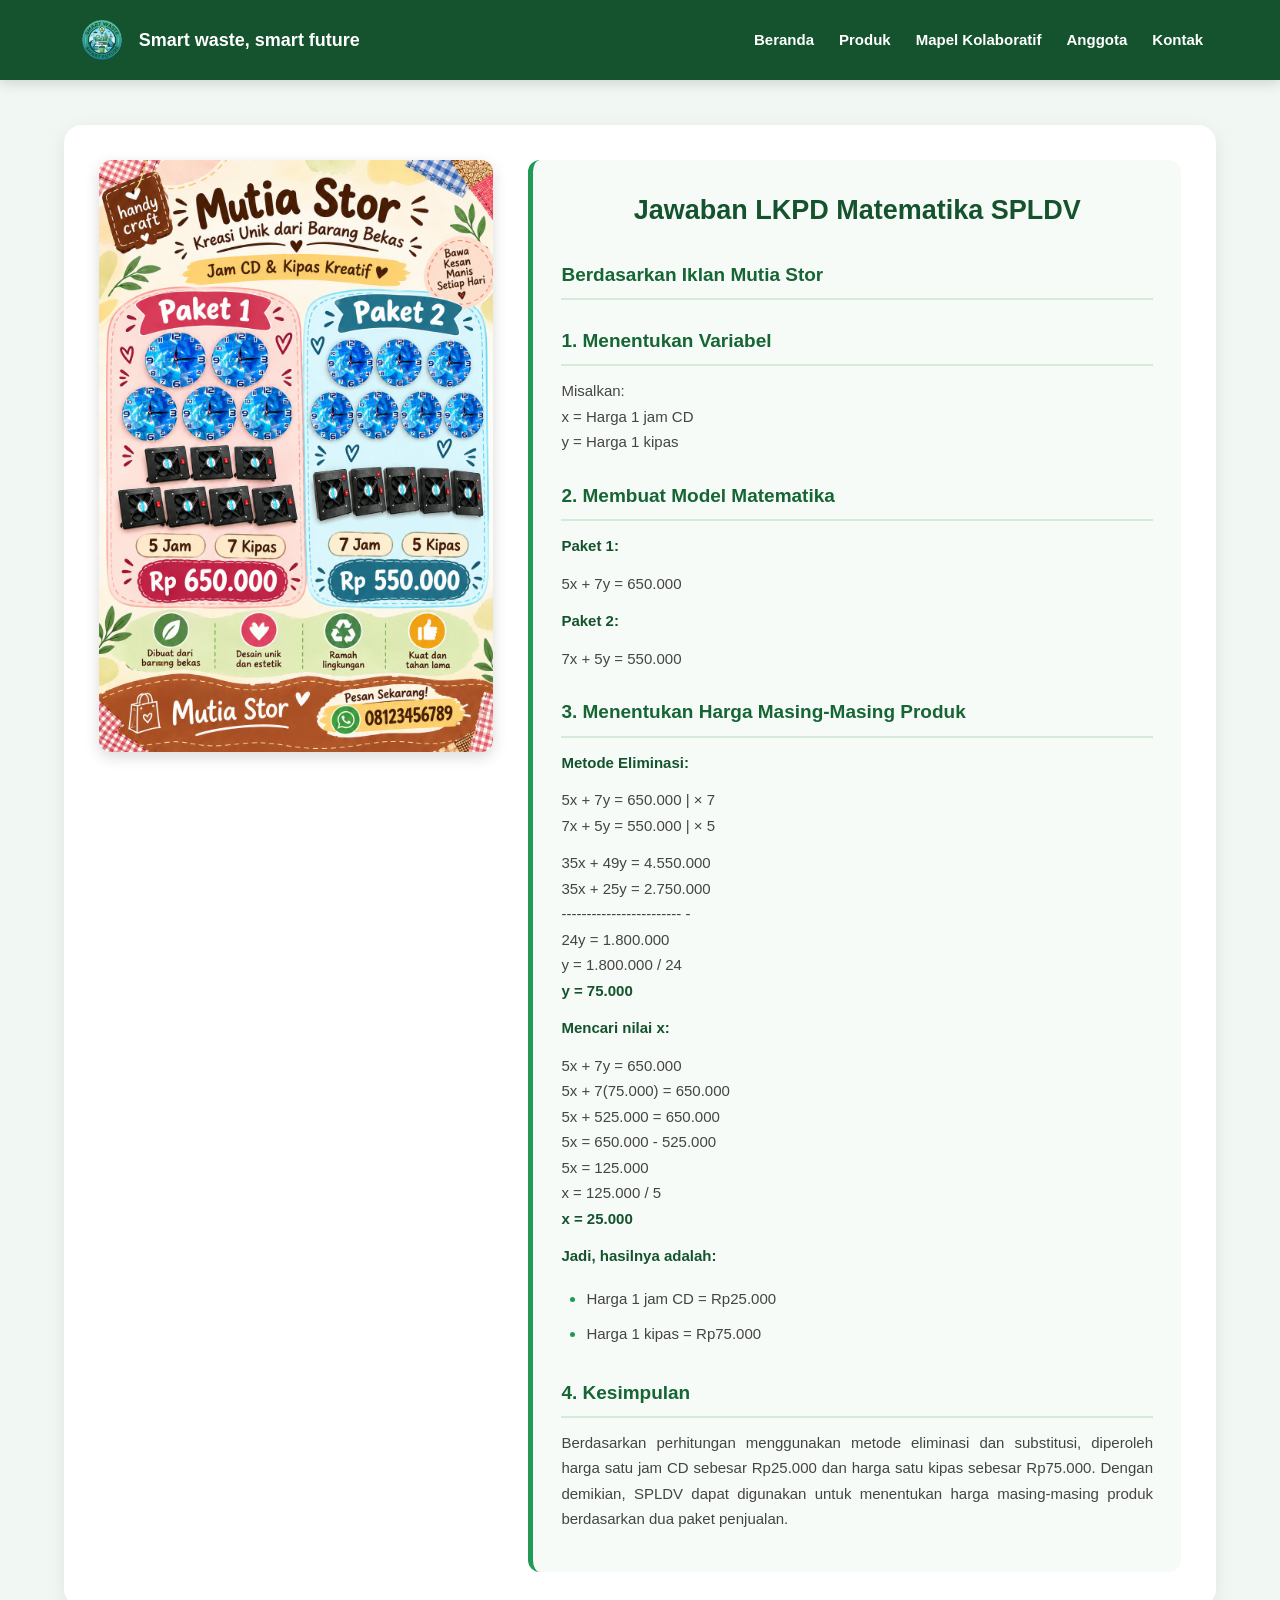
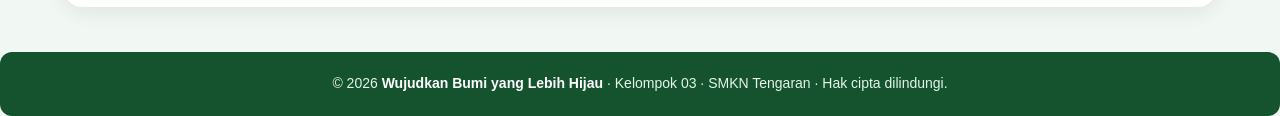
<file: mutia.html>
<!DOCTYPE html>
<html lang="id">
<head>
    <meta charset="UTF-8">
    <meta name="viewport" content="width=device-width, initial-scale=1.0">
    <link rel="stylesheet" href="atha.css">
    <title>Jawaban LKPD Matematika SPLDV</title>
</head>
<body>

<nav class="nav">
    <a class="logo" href="#home">
        <img src="logo.jpeg-removebg-preview.png" alt="Logo" class="logo-img">
        <span>Smart waste, smart future</span>
    </a>

    <div class="nav-links">
        <a href="#home">Beranda</a>
        <a href="#produk">Produk</a>
        <a href="#mapel">Mapel Kolaboratif</a>
        <a href="#member-wo">Anggota</a>
        <a href="#contact">Kontak</a>
    </div>

    <button class="hamburger" id="hamburger" type="button">
        <span></span>
        <span></span>
        <span></span>
    </button>

    <div class="nav-dropdown" id="navDropdown">
        <a href="#home">Beranda</a>
        <a href="#produk">Produk</a>
        <a href="#mapel">Mapel Kolaboratif</a>
        <a href="#member-wo">Anggota</a>
        <a href="#contact">Kontak</a>
    </div>
</nav>

<div class="container">

    <!-- GAMBAR SOAL DI SEBELAH KIRI -->
    <div class="gambar">
        <img src="mtk mutia.jpeg"
             alt="Iklan Mutia Stor"
             width="400"
             height="500">
    </div>

    <!-- JAWABAN DI SEBELAH KANAN -->
    <div class="jawaban">

        <h2>Jawaban LKPD Matematika SPLDV</h2>
        <h3>Berdasarkan Iklan Mutia Stor</h3>

        <h3>1. Menentukan Variabel</h3>

        <p>
            Misalkan:
            <br>x = Harga 1 jam CD
            <br>y = Harga 1 kipas
        </p>

        <h3>2. Membuat Model Matematika</h3>

        <p><b>Paket 1:</b></p>
        <p>5x + 7y = 650.000</p>

        <p><b>Paket 2:</b></p>
        <p>7x + 5y = 550.000</p>

        <h3>3. Menentukan Harga Masing-Masing Produk</h3>

        <p><b>Metode Eliminasi:</b></p>

        <p>
            5x + 7y = 650.000 | × 7
            <br>7x + 5y = 550.000 | × 5
        </p>

        <p>
            35x + 49y = 4.550.000
            <br>35x + 25y = 2.750.000
            <br>------------------------ -
            <br>24y = 1.800.000
            <br>y = 1.800.000 / 24
            <br><b>y = 75.000</b>
        </p>

        <p><b>Mencari nilai x:</b></p>

        <p>
            5x + 7y = 650.000
            <br>5x + 7(75.000) = 650.000
            <br>5x + 525.000 = 650.000
            <br>5x = 650.000 - 525.000
            <br>5x = 125.000
            <br>x = 125.000 / 5
            <br><b>x = 25.000</b>
        </p>

        <p><b>Jadi, hasilnya adalah:</b></p>

        <ul>
            <li>Harga 1 jam CD = Rp25.000</li>
            <li>Harga 1 kipas = Rp75.000</li>
        </ul>

        <h3>4. Kesimpulan</h3>

        <p>
            Berdasarkan perhitungan menggunakan metode eliminasi
            dan substitusi, diperoleh harga satu jam CD sebesar
            Rp25.000 dan harga satu kipas sebesar Rp75.000.
            Dengan demikian, SPLDV dapat digunakan untuk
            menentukan harga masing-masing produk berdasarkan
            dua paket penjualan.
        </p>

    </div>
</div>

<footer>
    <div class="footer-bottom">
        <p>
            © 2026 <strong>Wujudkan Bumi yang Lebih Hijau</strong>
            · Kelompok 03 · SMKN Tengaran
            · Hak cipta dilindungi.
        </p>
    </div>
</footer>

<div class="lightbox" id="imageLightbox"
     role="dialog" aria-modal="true"
     aria-label="Pratinjau gambar" hidden>

    <div class="lightbox-dialog">
        <button class="lightbox-close"
                type="button"
                aria-label="Tutup pratinjau">
            &times;
        </button>
        <img class="lightbox-image" alt="">
    </div>
</div>

</body>
</html>
</file>
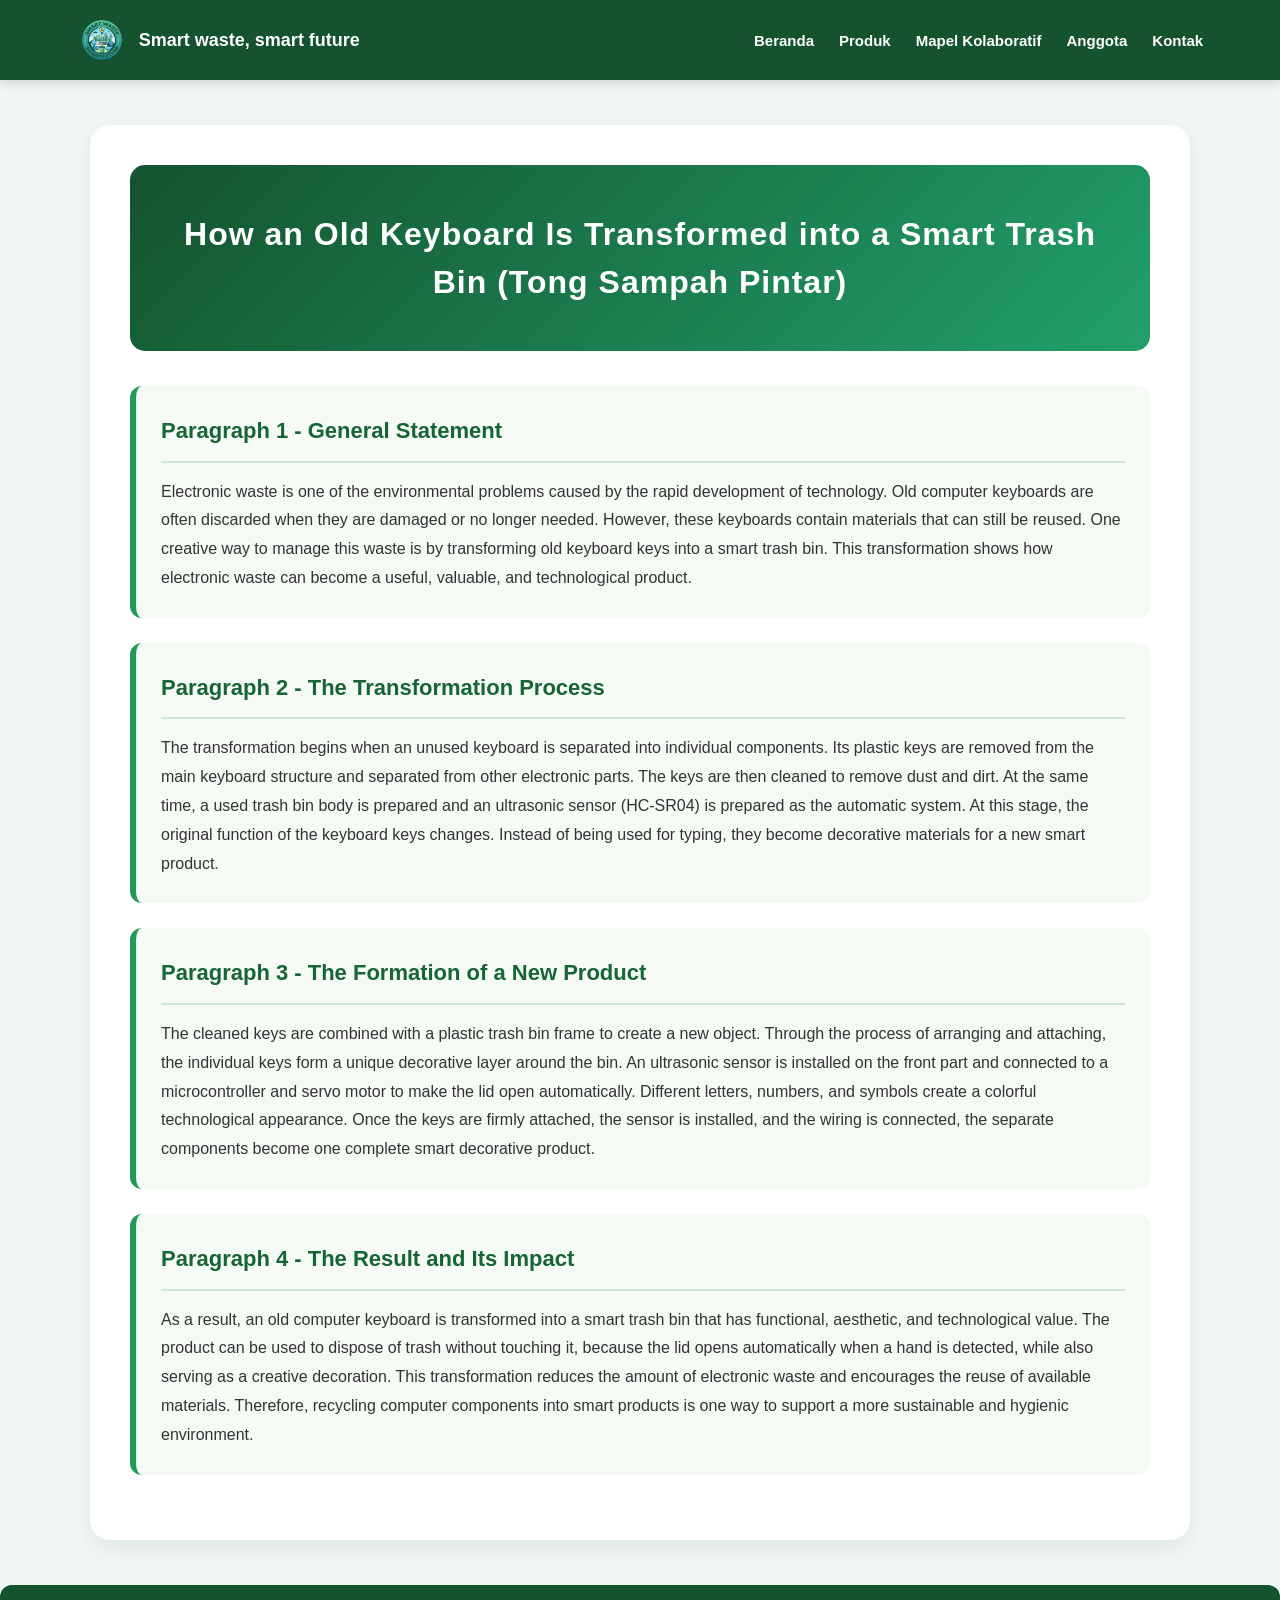
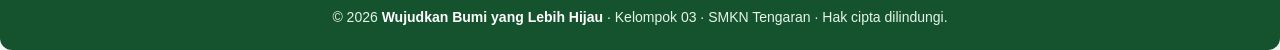
<file: mutingggris.html>
<!DOCTYPE html>
<html lang="en">
<head>
    <meta charset="UTF-8">
    <meta name="viewport" content="width=device-width, initial-scale=1.0">
    <link rel="stylesheet" href="mutinggris.css">
    <title>How an Old Keyboard Is Transformed</title>
</head>
<body>

    <nav class="nav">
      <a class="logo" href="#home" aria-label="Sampahku Hartaku, ke beranda">
        <img src="logo.jpeg-removebg-preview.png" alt="Logo" class="logo-img" />
        <span>Smart waste, smart future</span>
      </a>

      <div class="nav-links">
        <a href="#home">Beranda</a>
        <a href="#produk">Produk</a>
        <a href="#mapel">Mapel Kolaboratif</a>
        <a href="#member-wo">Anggota</a>
        <a href="#contact">Kontak</a>
      </div>

      <button
        class="hamburger"
        id="hamburger"
        type="button"
        aria-label="Buka menu navigasi"
        aria-expanded="false"
        aria-controls="navDropdown"
      >
        <span></span>
        <span></span>
        <span></span>
      </button>

      <div class="nav-dropdown" id="navDropdown">
        <a href="#home">Beranda</a>
        <a href="#produk">Produk</a>
        <a href="#mapel">Mapel Kolaboratif</a>
        <a href="#member-wo">Anggota</a>
        <a href="#contact">Kontak</a>
      </div>
    </nav>

    <div class="poster">

        <header class="header">
            <h1>How an Old Keyboard Is Transformed into a Smart Trash Bin (Tong Sampah Pintar)</h1>
        </header>

        <section class="section">
            <h2>Paragraph 1 - General Statement</h2>
            <p>
                Electronic waste is one of the environmental problems caused by the rapid development of technology. Old computer keyboards are often discarded when they are damaged or no longer needed. However, these keyboards contain materials that can still be reused. One creative way to manage this waste is by transforming old keyboard keys into a smart trash bin. This transformation shows how electronic waste can become a useful, valuable, and technological product.
            </p>
        </section>

        <section class="section">
            <h2>Paragraph 2 - The Transformation Process</h2>
            <p>
                The transformation begins when an unused keyboard is separated into individual components. Its plastic keys are removed from the main keyboard structure and separated from other electronic parts. The keys are then cleaned to remove dust and dirt. At the same time, a used trash bin body is prepared and an ultrasonic sensor (HC-SR04) is prepared as the automatic system. At this stage, the original function of the keyboard keys changes. Instead of being used for typing, they become decorative materials for a new smart product.
            </p>
        </section>

        <section class="section">
            <h2>Paragraph 3 - The Formation of a New Product</h2>
            <p>
                The cleaned keys are combined with a plastic trash bin frame to create a new object. Through the process of arranging and attaching, the individual keys form a unique decorative layer around the bin. An ultrasonic sensor is installed on the front part and connected to a microcontroller and servo motor to make the lid open automatically. Different letters, numbers, and symbols create a colorful technological appearance. Once the keys are firmly attached, the sensor is installed, and the wiring is connected, the separate components become one complete smart decorative product.
            </p>
        </section>

        <section class="section">
            <h2>Paragraph 4 - The Result and Its Impact</h2>
            <p>
                As a result, an old computer keyboard is transformed into a smart trash bin that has functional, aesthetic, and technological value. The product can be used to dispose of trash without touching it, because the lid opens automatically when a hand is detected, while also serving as a creative decoration. This transformation reduces the amount of electronic waste and encourages the reuse of available materials. Therefore, recycling computer components into smart products is one way to support a more sustainable and hygienic environment.
            </p>
        </section>

    </div>

    <div class="footer-bottom">
        <p>
          © 2026 <strong>Wujudkan Bumi yang Lebih Hijau</strong> · Kelompok 03 · SMKN Tengaran
          · Hak cipta dilindungi.
        </p>
    </div>

    <div
      class="lightbox"
      id="imageLightbox"
      role="dialog"
      aria-modal="true"
      aria-label="Pratinjau gambar"
      hidden
    >
      <div class="lightbox-dialog">
        <button
          class="lightbox-close"
          type="button"
          aria-label="Tutup pratinjau"
        >
          &times;
        </button>
        <img class="lightbox-image" alt="" />
      </div>
    </div>

</body>
</html>
</file>
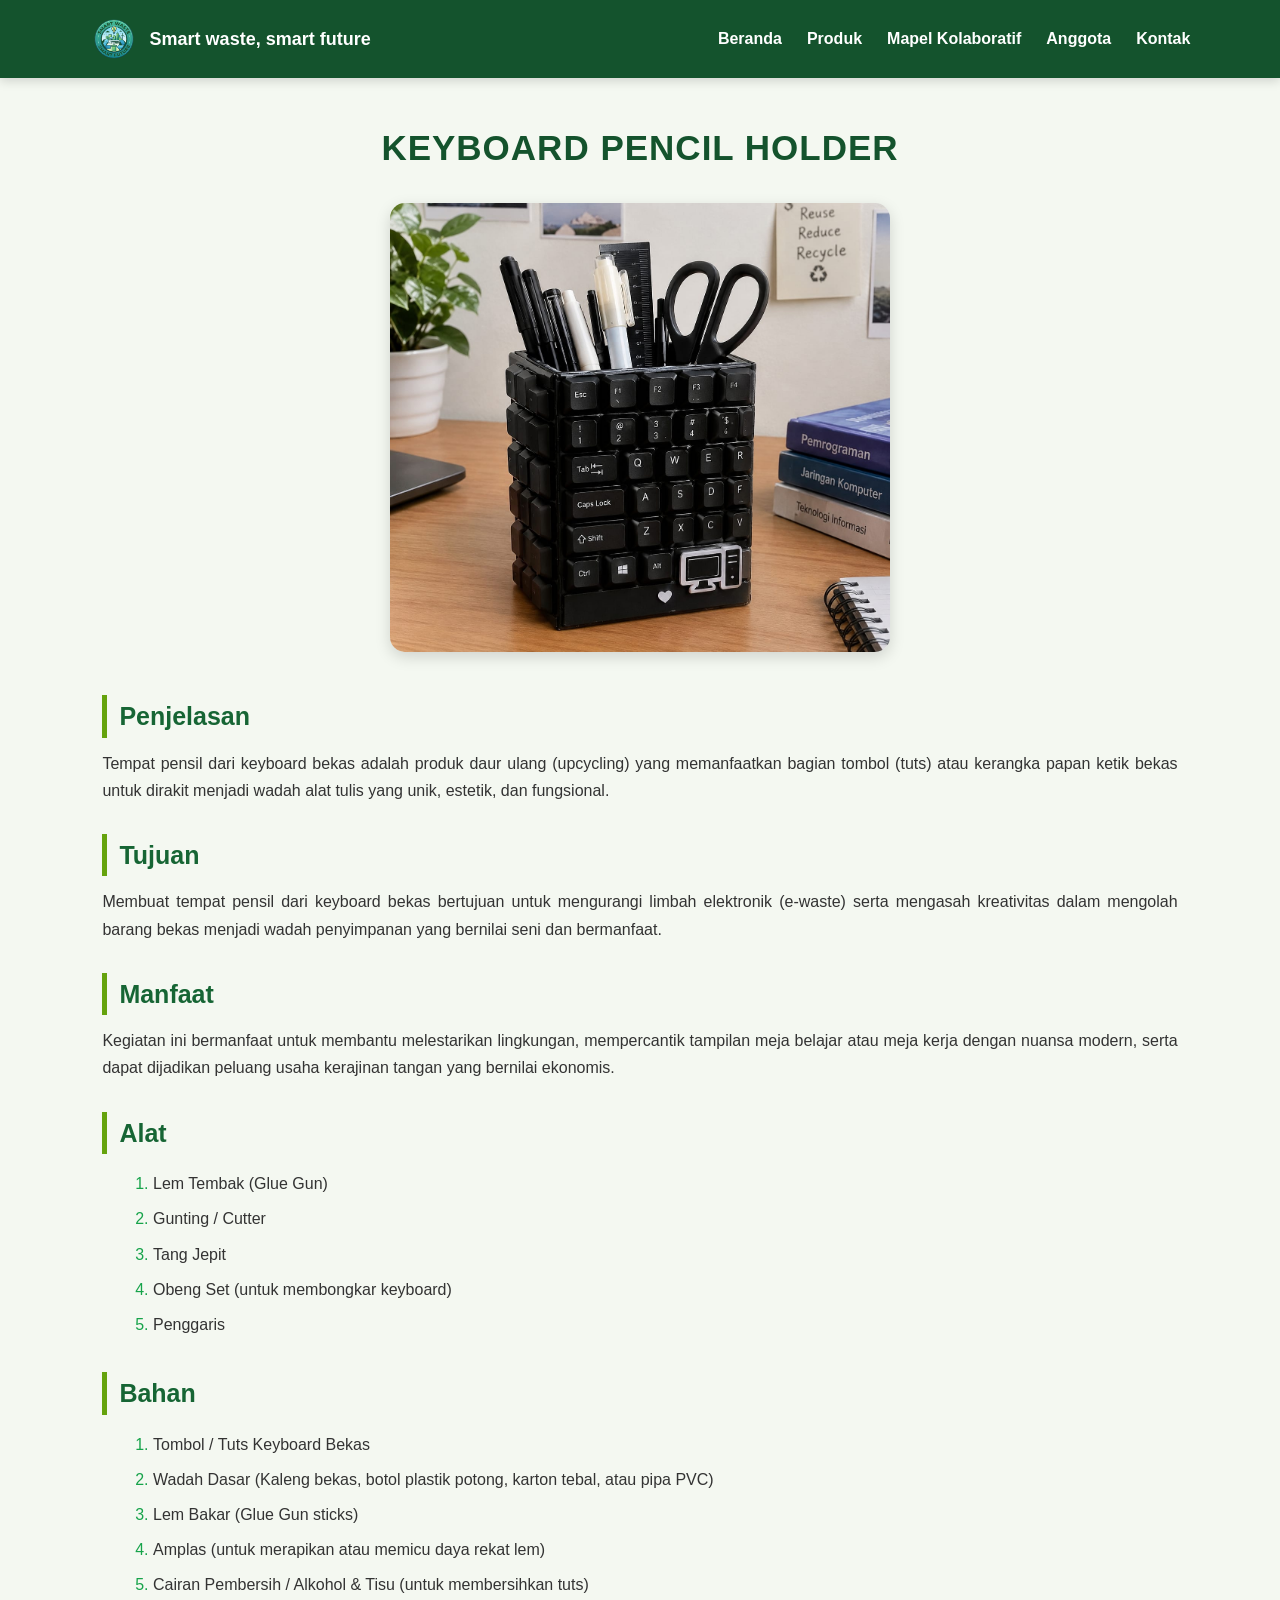
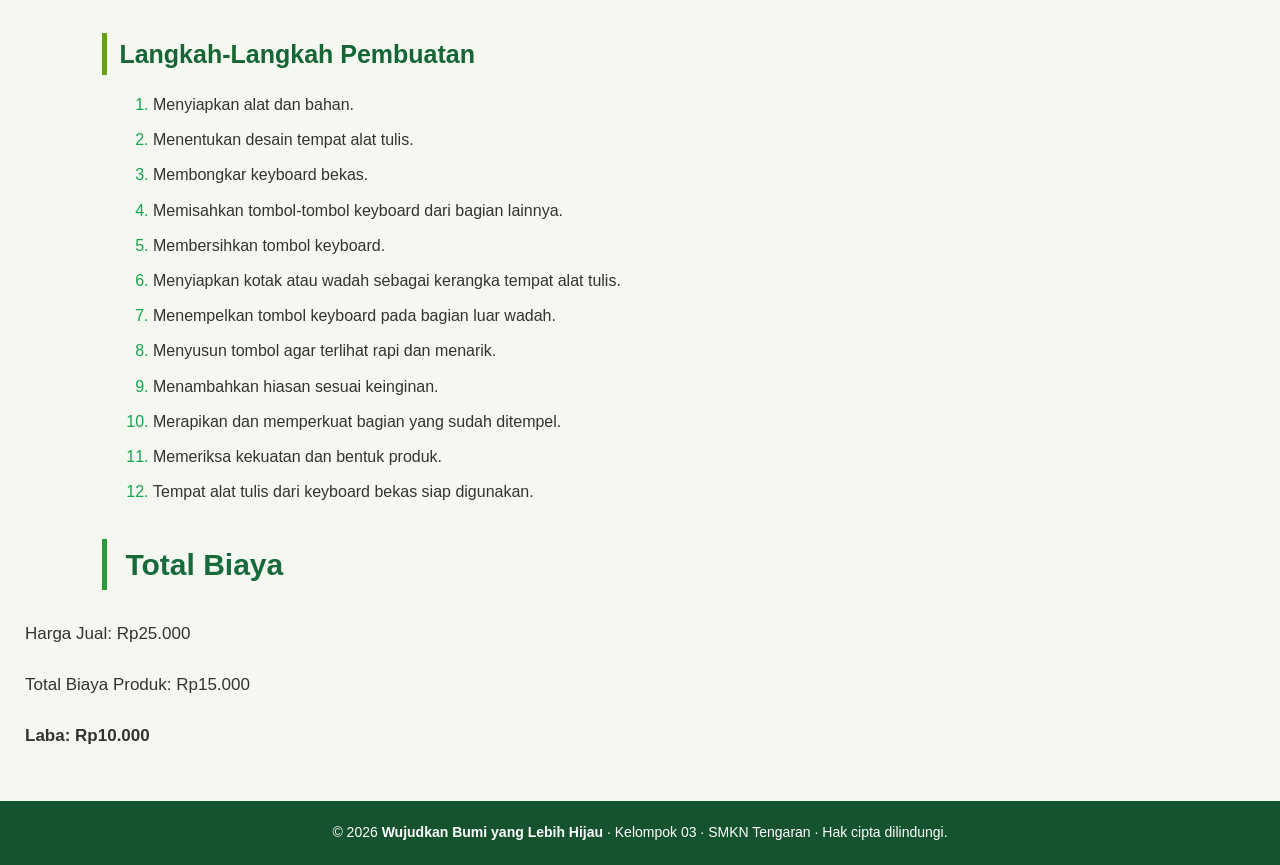
<file: pancil holder.html>
<!DOCTYPE html>
<html lang="en">
<head>
    <meta charset="UTF-8">
    <meta name="viewport" content="width=device-width, initial-scale=1.0">
    <link rel="stylesheet" href="pancil.css">
    <title>Document</title>
</head>
<body>
    <nav class="nav">
      <a class="logo" href="#home" aria-label="Sampahku Hartaku, ke beranda">
        <img src="logo.jpeg-removebg-preview.png" alt="Logo" class="logo-img" />
        <span>Smart waste, smart future</span>
      </a>

      <div class="nav-links">
        <a href="#home">Beranda</a>
        <a href="#produk">Produk</a>
        <a href="#mapel">Mapel Kolaboratif</a>
        <a href="#member-wo">Anggota</a>
        <a href="#contact">Kontak</a>
      </div>

      <button
        class="hamburger"
        id="hamburger"
        type="button"
        aria-label="Buka menu navigasi"
        aria-expanded="false"
        aria-controls="navDropdown"
      >
        <span></span>
        <span></span>
        <span></span>
      </button>

      <div class="nav-dropdown" id="navDropdown">
        <a href="#home">Beranda</a>
        <a href="#produk">Produk</a>
        <a href="#mapel">Mapel Kolaboratif</a>
        <a href="#member-wo">Anggota</a>
        <a href="#contact">Kontak</a>
      </div>
    </nav>

    <h1 style="text-align: center;">KEYBOARD PENCIL HOLDER</h1>
    <div style="text-align: center;">
    <img src="tempat pensil.jpeg" alt="gambar produk"
    width="500"
    height="400">
    </div>

    <h2>Penjelasan</h2>
    <p>
        Tempat pensil dari keyboard bekas adalah produk daur ulang (upcycling) yang memanfaatkan bagian tombol (tuts) atau kerangka papan ketik bekas untuk dirakit menjadi wadah alat tulis yang unik, estetik, dan fungsional.
    </p>

    <h2>Tujuan</h2>
    <p>
        Membuat tempat pensil dari keyboard bekas bertujuan untuk mengurangi limbah elektronik (e-waste) serta mengasah kreativitas dalam mengolah barang bekas menjadi wadah penyimpanan yang bernilai seni dan bermanfaat.
    </p>

    <h2>Manfaat</h2>
    <p>
        Kegiatan ini bermanfaat untuk membantu melestarikan lingkungan, mempercantik tampilan meja belajar atau meja kerja dengan nuansa modern, serta dapat dijadikan peluang usaha kerajinan tangan yang bernilai ekonomis.
    </p>

    <h2>Alat</h2>
    <p>
<ol>
    <li>Lem Tembak (Glue Gun)</li>
    <li>Gunting / Cutter</li>
    <li>Tang Jepit</li>
    <li>Obeng Set (untuk membongkar keyboard)</li>
    <li>Penggaris</li>
 </ol>
    </p>

    <h2>Bahan</h2>
 <ol>
    <li>Tombol / Tuts Keyboard Bekas</li>
    <li>Wadah Dasar (Kaleng bekas, botol plastik potong, karton tebal, atau pipa PVC)</li>
    <li>Lem Bakar (Glue Gun sticks)</li>
    <li>Amplas (untuk merapikan atau memicu daya rekat lem)</li>
    <li>Cairan Pembersih / Alkohol & Tisu (untuk membersihkan tuts)</li>
 </ol>

    <h2>Langkah-Langkah Pembuatan</h2>
        <p>
            <ol>
                <li>Menyiapkan alat dan bahan.</li>
                <li>Menentukan desain tempat alat tulis.</li>
                <li>Membongkar keyboard bekas.</li>
                <li>Memisahkan tombol-tombol keyboard dari bagian lainnya.</li>
                <li>Membersihkan tombol keyboard.</li>
                <li>Menyiapkan kotak atau wadah sebagai kerangka tempat alat tulis.</li>
                <li>Menempelkan tombol keyboard pada bagian luar wadah.</li>
                <li>Menyusun tombol agar terlihat rapi dan menarik.</li>
                <li>Menambahkan hiasan sesuai keinginan.</li>
                <li>Merapikan dan memperkuat bagian yang sudah ditempel.</li>
                <li>Memeriksa kekuatan dan bentuk produk.</li>
                <li>Tempat alat tulis dari keyboard bekas siap digunakan.</li>
            </ol>
        </p>

        <section class="total-biaya">
          <h2>Total Biaya</h2>
          <p>Harga Jual: Rp25.000</p>
          <p>Total Biaya Produk: Rp15.000</p>
          <p><strong>Laba: Rp10.000</strong></p>
        </section>

    <div class="footer-bottom">
        <p>
          © 2026 <strong>Wujudkan Bumi yang Lebih Hijau</strong> · Kelompok 03 · SMKN Tengaran
          · Hak cipta dilindungi.
        </p>
      </div>
    </footer>

    <div
      class="lightbox"
      id="imageLightbox"
      role="dialog"
      aria-modal="true"
      aria-label="Pratinjau gambar"
      hidden
    >
      <div class="lightbox-dialog">
        <button
          class="lightbox-close"
          type="button"
          aria-label="Tutup pratinjau"
        >
          &times;
        </button>
        <img class="lightbox-image" alt="" />
      </div>
    </div>

</body>
</html>
</file>
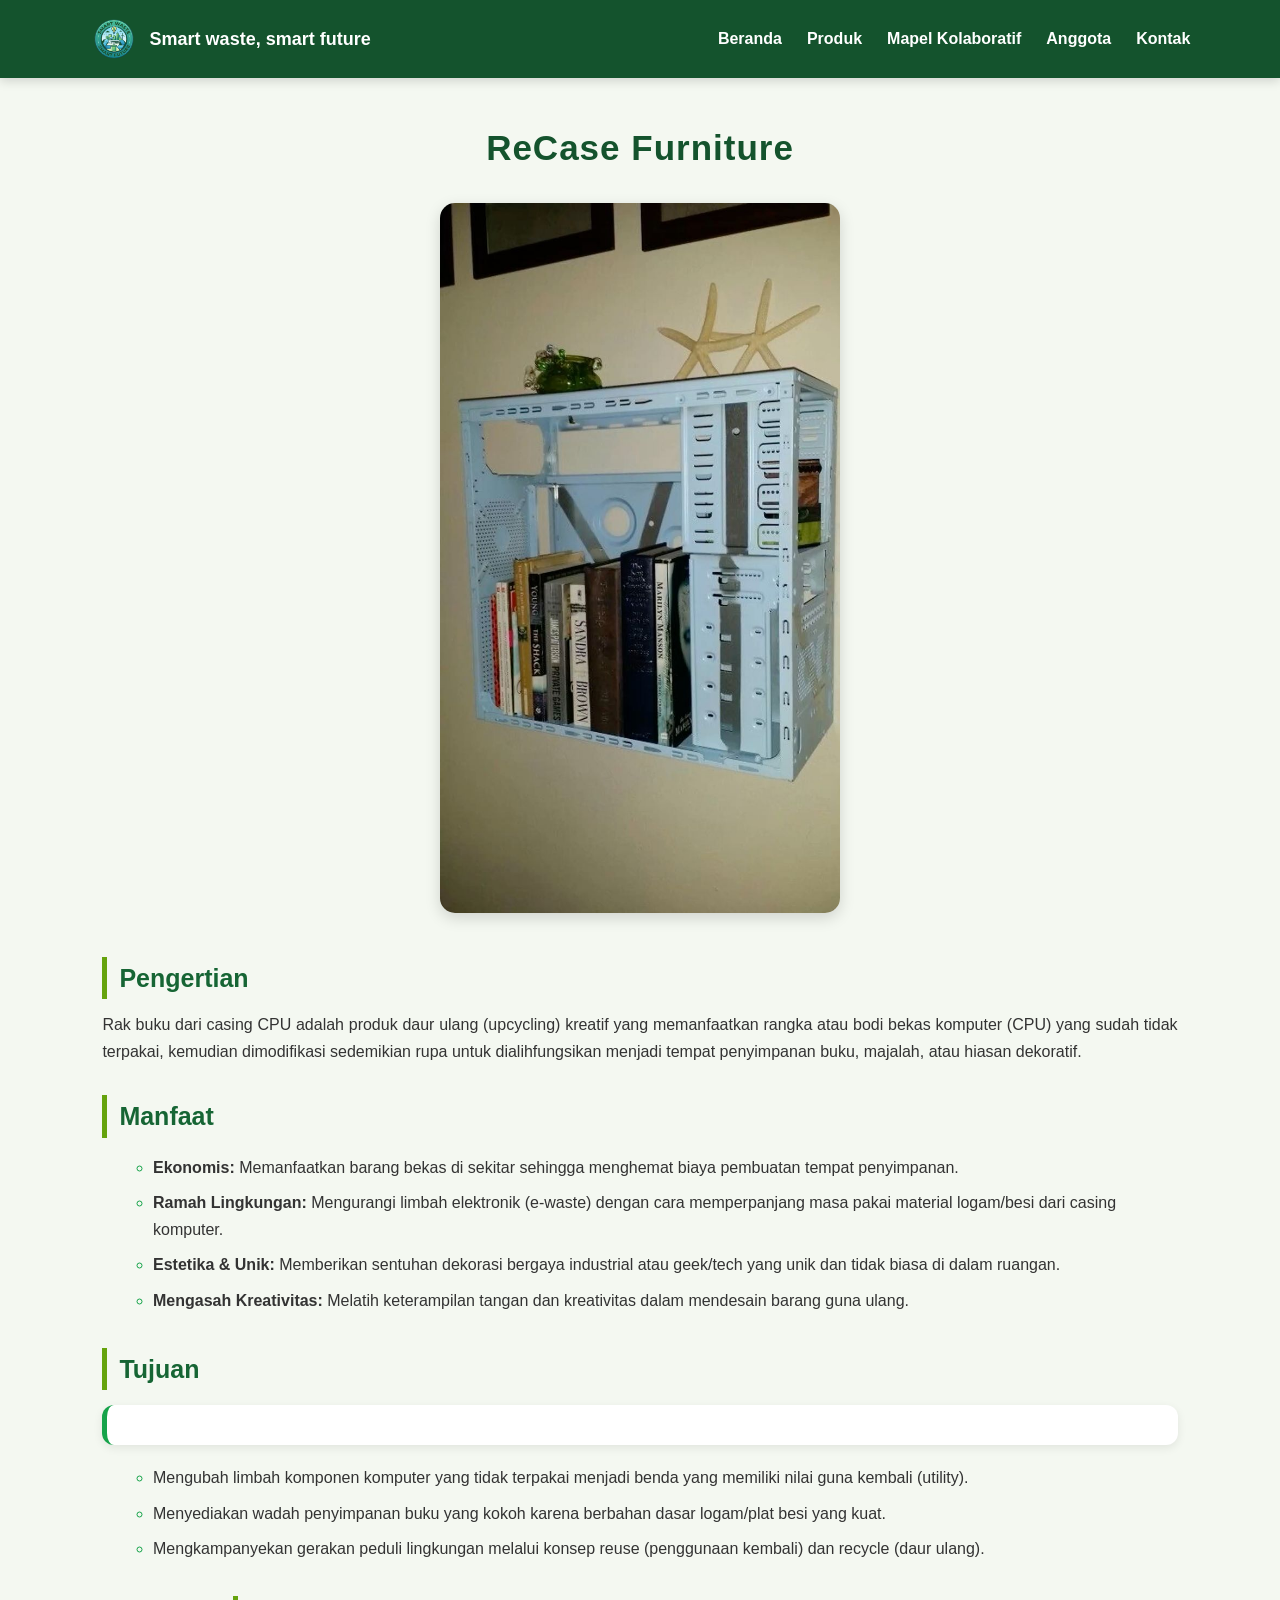
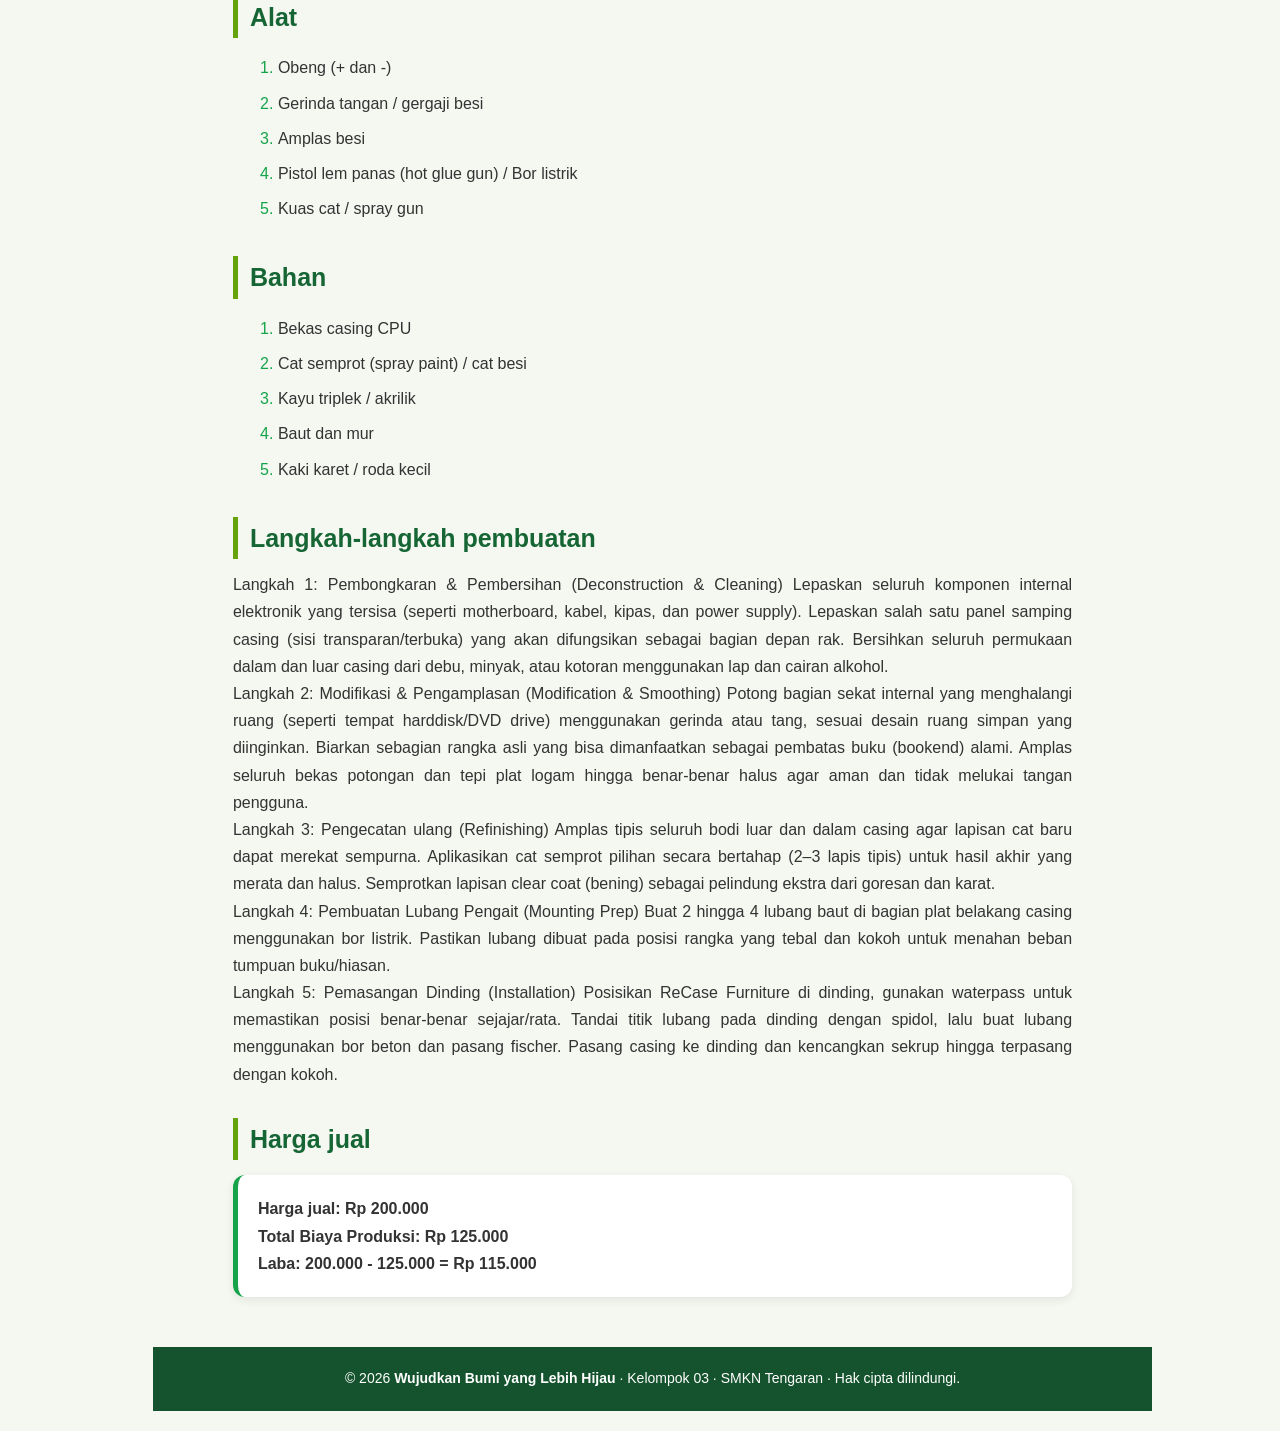
<file: recase.html>
<!DOCTYPE html>
<html lang="en">
<head>
    <meta charset="UTF-8">
    <meta name="viewport" content="width=device-width, initial-scale=1.0">
    <link rel="stylesheet" href="recase.css">
    <title>Document</title>
</head>
<body>
    <nav class="nav">
      <a class="logo" href="#home" aria-label="Sampahku Hartaku, ke beranda">
        <img src="logo.jpeg-removebg-preview.png" alt="Logo" class="logo-img" />
        <span>Smart waste, smart future</span>
      </a>

      <div class="nav-links">
        <a href="#home">Beranda</a>
        <a href="#produk">Produk</a>
        <a href="#mapel">Mapel Kolaboratif</a>
        <a href="#member-wo">Anggota</a>
        <a href="#contact">Kontak</a>
      </div>

      <button
        class="hamburger"
        id="hamburger"
        type="button"
        aria-label="Buka menu navigasi"
        aria-expanded="false"
        aria-controls="navDropdown"
      >
        <span></span>
        <span></span>
        <span></span>
      </button>

      <div class="nav-dropdown" id="navDropdown">
        <a href="#home">Beranda</a>
        <a href="#produk">Produk</a>
        <a href="#mapel">Mapel Kolaboratif</a>
        <a href="#member-wo">Anggota</a>
        <a href="#contact">Kontak</a>
      </div>
    </nav>
    
    <h1 style="text-align: center;">ReCase Furniture</h1>
    <div style="text-align: center;">
    <img src="recase.jpeg" alt="gambar produk"
    width="400"
    height="500"></div>

    <h2>Pengertian</h2>
    <p>
        Rak buku dari casing CPU adalah produk daur ulang (upcycling) kreatif yang memanfaatkan rangka atau bodi bekas komputer (CPU) yang sudah tidak terpakai, kemudian dimodifikasi sedemikian rupa untuk dialihfungsikan menjadi tempat penyimpanan buku, majalah, atau hiasan dekoratif.
    </p>

    <h2>Manfaat</h2>
    <p>
        <ul type="circle">
        <li><b>Ekonomis:</b> Memanfaatkan barang bekas di sekitar sehingga menghemat biaya pembuatan tempat penyimpanan.</li>

        <li><b>Ramah Lingkungan:</b> Mengurangi limbah elektronik (e-waste) dengan cara memperpanjang masa pakai material logam/besi dari casing komputer.</li>

        <li><b>Estetika & Unik:</b> Memberikan sentuhan dekorasi bergaya industrial atau geek/tech yang unik dan tidak biasa di dalam ruangan.</li>

        <li><b>Mengasah Kreativitas:</b> Melatih keterampilan tangan dan kreativitas dalam mendesain barang guna ulang.</li>
        </ul>
    </p>

    <h2>Tujuan</h2>
    <p>
        <ul type="circle">
            <li>Mengubah limbah komponen komputer yang tidak terpakai menjadi benda yang memiliki nilai guna kembali (utility).</li>

            <li>Menyediakan wadah penyimpanan buku yang kokoh karena berbahan dasar logam/plat besi yang kuat.</li>

            <li>Mengkampanyekan gerakan peduli lingkungan melalui konsep reuse (penggunaan kembali) dan recycle (daur ulang).</li>
    </p>

    <h2>Alat</h2>
    <p>
        <ol>
            <li> Obeng (+ dan -)</li>
            <li>Gerinda tangan / gergaji besi</li>
            <li>Amplas besi</li>
            <li>Pistol lem panas (hot glue gun) / Bor listrik</li>
            <li>Kuas cat / spray gun</li>
        </ol>
    </p>

    <h2>Bahan</h2>
    <p>
        <ol>
            <li>Bekas casing CPU</li>
            <li>Cat semprot (spray paint) / cat besi</li>
            <li>Kayu triplek / akrilik</li>
            <li>Baut dan mur</li>
            <li>Kaki karet / roda kecil</li>
        </ol>
    </p>

    <h2>Langkah-langkah pembuatan</h2>
    <p>
        Langkah 1: Pembongkaran & Pembersihan (Deconstruction & Cleaning)
        Lepaskan seluruh komponen internal elektronik yang tersisa (seperti motherboard, kabel, kipas, dan power supply).
        Lepaskan salah satu panel samping casing (sisi transparan/terbuka) yang akan difungsikan sebagai bagian depan rak.
        Bersihkan seluruh permukaan dalam dan luar casing dari debu, minyak, atau kotoran menggunakan lap dan cairan alkohol.<br>
        Langkah 2: Modifikasi & Pengamplasan (Modification & Smoothing)
        Potong bagian sekat internal yang menghalangi ruang (seperti tempat harddisk/DVD drive) menggunakan gerinda atau tang, sesuai desain ruang simpan yang diinginkan.
        Biarkan sebagian rangka asli yang bisa dimanfaatkan sebagai pembatas buku (bookend) alami.
        Amplas seluruh bekas potongan dan tepi plat logam hingga benar-benar halus agar aman dan tidak melukai tangan pengguna.<br>
        Langkah 3: Pengecatan ulang (Refinishing)
        Amplas tipis seluruh bodi luar dan dalam casing agar lapisan cat baru dapat merekat sempurna.
        Aplikasikan cat semprot pilihan secara bertahap (2–3 lapis tipis) untuk hasil akhir yang merata dan halus.
        Semprotkan lapisan clear coat (bening) sebagai pelindung ekstra dari goresan dan karat.<br>
        Langkah 4: Pembuatan Lubang Pengait (Mounting Prep)
        Buat 2 hingga 4 lubang baut di bagian plat belakang casing menggunakan bor listrik.
        Pastikan lubang dibuat pada posisi rangka yang tebal dan kokoh untuk menahan beban tumpuan buku/hiasan.<br>
        Langkah 5: Pemasangan Dinding (Installation)
        Posisikan ReCase Furniture di dinding, gunakan waterpass untuk memastikan posisi benar-benar sejajar/rata.
        Tandai titik lubang pada dinding dengan spidol, lalu buat lubang menggunakan bor beton dan pasang fischer.
        Pasang casing ke dinding dan kencangkan sekrup hingga terpasang dengan kokoh.<br>
    </p>

    <h2>Harga jual</h2>
    <p>
         Harga jual: Rp 200.000<br>
        Total Biaya Produksi: Rp 125.000<br>
        Laba: 200.000 - 125.000 = Rp 115.000<br>
    </p>

   <div class="footer-bottom">
        <p>
          © 2026 <strong>Wujudkan Bumi yang Lebih Hijau</strong> · Kelompok 03 · SMKN Tengaran
          · Hak cipta dilindungi.
        </p>
      </div>
    </footer>

    <div
      class="lightbox"
      id="imageLightbox"
      role="dialog"
      aria-modal="true"
      aria-label="Pratinjau gambar"
      hidden
    >
      <div class="lightbox-dialog">
        <button
          class="lightbox-close"
          type="button"
          aria-label="Tutup pratinjau"
        >
          &times;
        </button>
        <img class="lightbox-image" alt="" />
      </div>
    </div>
</body>
</html>
</file>
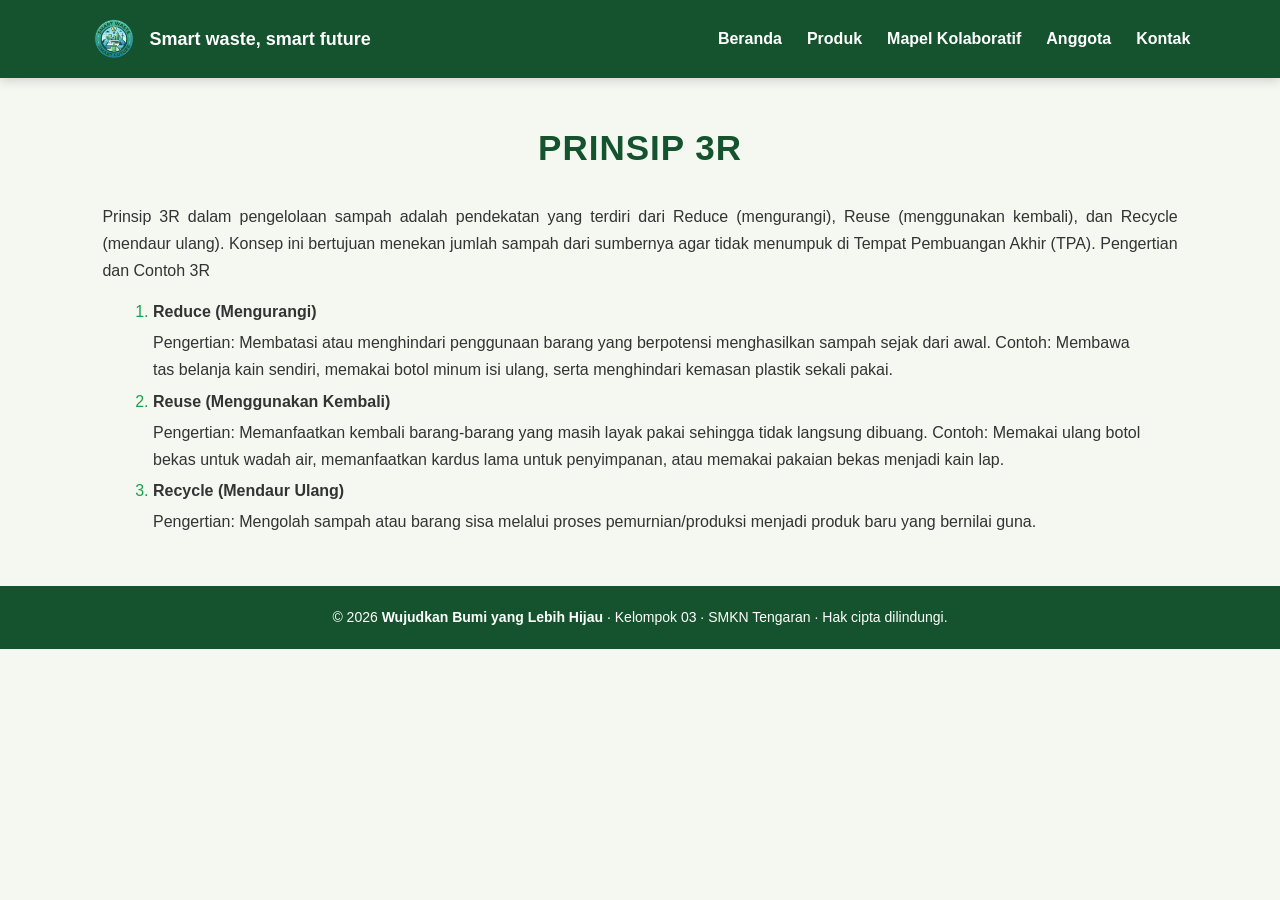
<file: recycle.html>
<!DOCTYPE html>
<html lang="en">
<head>
    <meta charset="UTF-8">
    <meta name="viewport" content="width=, initial-scale=1.0">
    <link rel="stylesheet" href="recycle.css">
    <title></title>
</head>
<body>
    <nav class="nav">
      <a class="logo" href="#home" aria-label="Sampahku Hartaku, ke beranda">
        <img src="logo.jpeg-removebg-preview.png" alt="Logo" class="logo-img" />
        <span>Smart waste, smart future</span>
      </a>

      <div class="nav-links">
        <a href="#home">Beranda</a>
        <a href="#produk">Produk</a>
        <a href="#mapel">Mapel Kolaboratif</a>
        <a href="#member-wo">Anggota</a>
        <a href="#contact">Kontak</a>
      </div>

      <button
        class="hamburger"
        id="hamburger"
        type="button"
        aria-label="Buka menu navigasi"
        aria-expanded="false"
        aria-controls="navDropdown"
      >
        <span></span>
        <span></span>
        <span></span>
      </button>

      <div class="nav-dropdown" id="navDropdown">
        <a href="#home">Beranda</a>
        <a href="#produk">Produk</a>
        <a href="#mapel">Mapel Kolaboratif</a>
        <a href="#member-wo">Anggota</a>
        <a href="#contact">Kontak</a>
      </div>
    </nav>

        </header>
    <h1 style="text-align: center;">PRINSIP 3R</h1>
    <p>
        Prinsip 3R dalam pengelolaan sampah adalah pendekatan yang terdiri dari Reduce (mengurangi), Reuse (menggunakan kembali), dan Recycle (mendaur ulang). Konsep ini bertujuan menekan jumlah sampah dari sumbernya agar tidak menumpuk di Tempat Pembuangan Akhir (TPA). 

        Pengertian dan Contoh 3R
        <ol>
        <li><b>Reduce (Mengurangi)</b></li>
        Pengertian: Membatasi atau menghindari penggunaan barang yang berpotensi menghasilkan sampah sejak dari awal.
        Contoh: Membawa tas belanja kain sendiri, memakai botol minum isi ulang, serta menghindari kemasan plastik sekali pakai. 
        <li><b>Reuse (Menggunakan Kembali)</b></li>
        Pengertian: Memanfaatkan kembali barang-barang yang masih layak pakai sehingga tidak langsung dibuang.
        Contoh: Memakai ulang botol bekas untuk wadah air, memanfaatkan kardus lama untuk penyimpanan, atau memakai pakaian bekas menjadi kain lap. 
        <li><b>Recycle (Mendaur Ulang)</b></li>
        Pengertian: Mengolah sampah atau barang sisa melalui proses pemurnian/produksi menjadi produk baru yang bernilai guna.
        </ol>
    </p>
<div class="footer-bottom">
        <p>
          © 2026 <strong>Wujudkan Bumi yang Lebih Hijau</strong> · Kelompok 03 · SMKN Tengaran
          · Hak cipta dilindungi.
        </p>
      </div>
    </footer>

    <div
      class="lightbox"
      id="imageLightbox"
      role="dialog"
      aria-modal="true"
      aria-label="Pratinjau gambar"
      hidden
    >
      <div class="lightbox-dialog">
        <button
          class="lightbox-close"
          type="button"
          aria-label="Tutup pratinjau"
        >
          &times;
        </button>
        <img class="lightbox-image" alt="" />
      </div>
    </div>


</body>
</html>
</file>
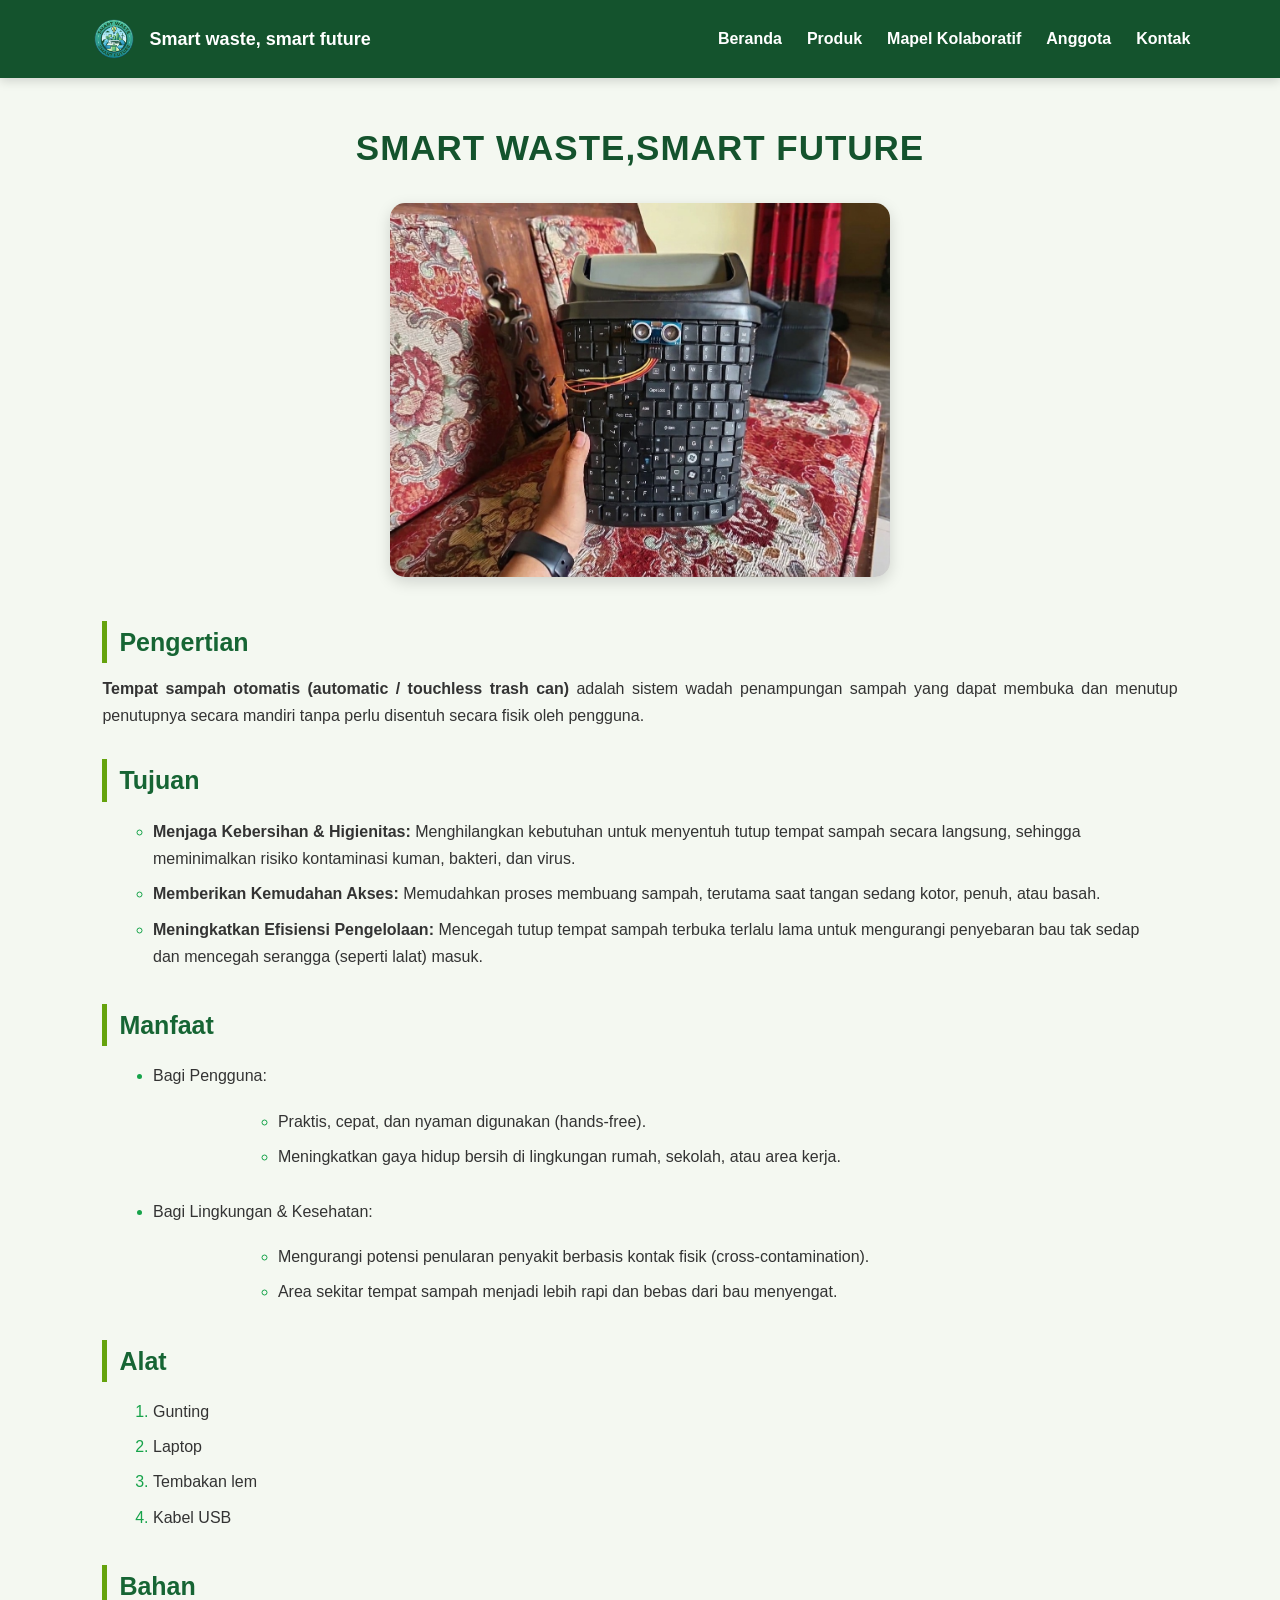
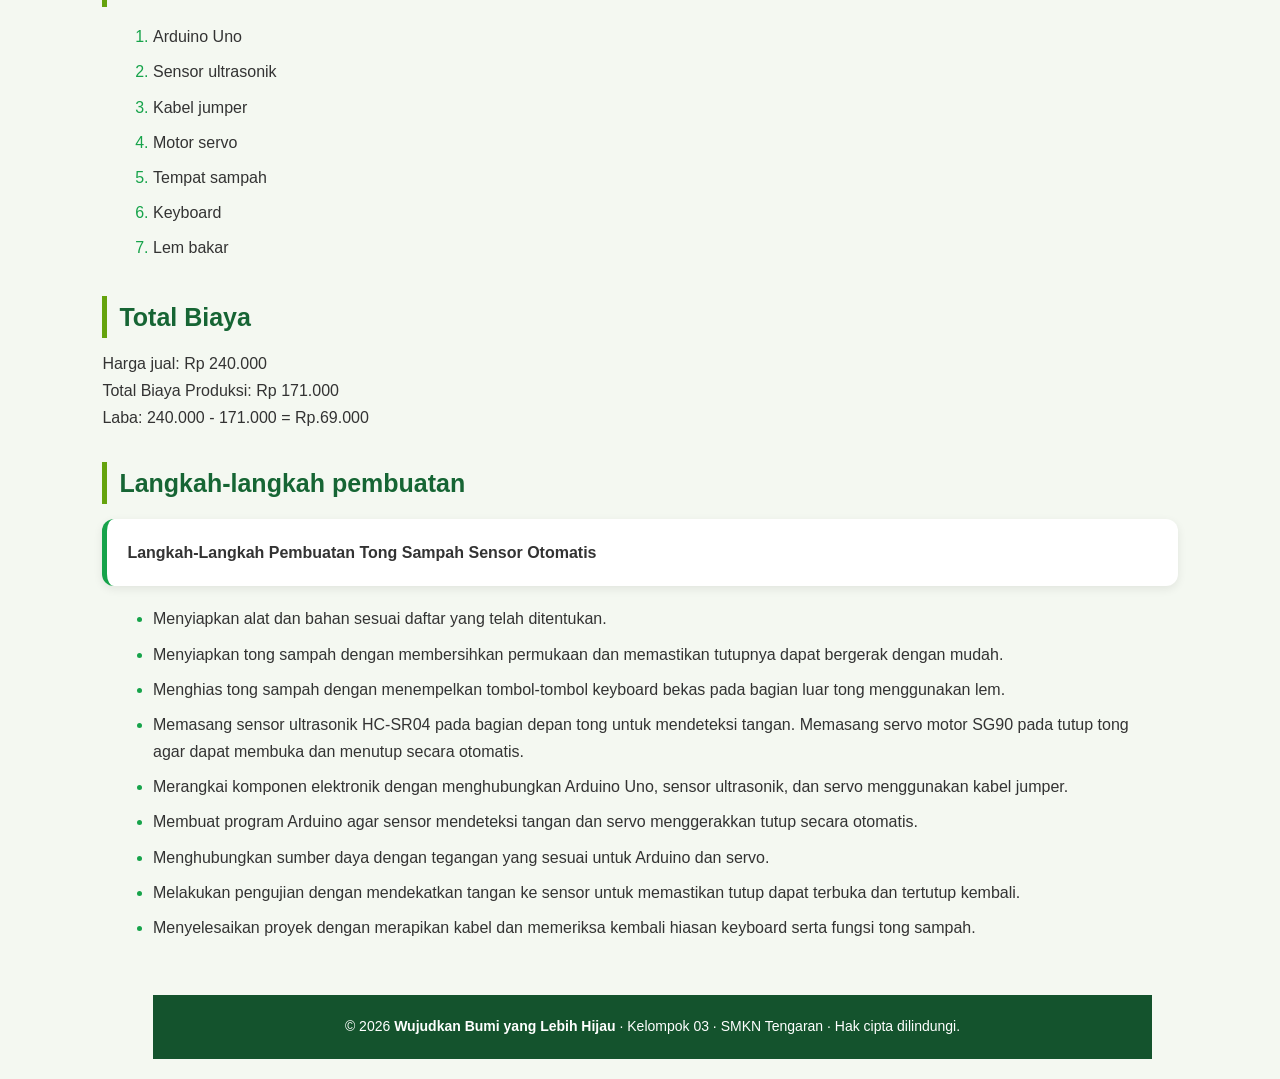
<file: smart waste.html>
<!DOCTYPE html>
<html lang="en">
<head>
    <meta charset="UTF-8">
    <meta name="viewport" content="width=device-width, initial-scale=1.0">
    <link rel="stylesheet" href="smart.css">
    <title>Document</title>
</head>
<body>
    <nav class="nav">
      <a class="logo" href="#home" aria-label="Sampahku Hartaku, ke beranda">
        <img src="logo.jpeg-removebg-preview.png" alt="Logo" class="logo-img" />
        <span>Smart waste, smart future</span>
      </a>

      <div class="nav-links">
        <a href="#home">Beranda</a>
        <a href="#produk">Produk</a>
        <a href="#mapel">Mapel Kolaboratif</a>
        <a href="#member-wo">Anggota</a>
        <a href="#contact">Kontak</a>
      </div>

      <button
        class="hamburger"
        id="hamburger"
        type="button"
        aria-label="Buka menu navigasi"
        aria-expanded="false"
        aria-controls="navDropdown"
      >
        <span></span>
        <span></span>
        <span></span>
      </button>

      <div class="nav-dropdown" id="navDropdown">
        <a href="#home">Beranda</a>
        <a href="#produk">Produk</a>
        <a href="#mapel">Mapel Kolaboratif</a>
        <a href="#member-wo">Anggota</a>
        <a href="#contact">Kontak</a>
      </div>
    </nav>


    <h1 style="text-align: center;">SMART WASTE,SMART FUTURE</h1>
    <div style="text-align: center;">
    <img src="tong sampah.jpeg" alt="gambar produk"
    width="500"
    height="400"></div>

    <h2>Pengertian</h2>
    <p>
        <b>
          Tempat sampah otomatis (automatic / touchless trash can)</b> adalah sistem wadah penampungan sampah yang dapat membuka dan menutup penutupnya secara mandiri tanpa perlu disentuh secara fisik oleh pengguna.
    </p>

    <h2>Tujuan</h2>
    <p>
        <ul type="circle">

        <li><b> Menjaga Kebersihan & Higienitas:</b> Menghilangkan kebutuhan untuk menyentuh tutup tempat sampah secara langsung, sehingga meminimalkan risiko kontaminasi kuman, bakteri, dan virus.</li>

        <li><b>Memberikan Kemudahan Akses:</b> Memudahkan proses membuang sampah, terutama saat tangan sedang kotor, penuh, atau basah.</li>

        <li><b>Meningkatkan Efisiensi Pengelolaan:</b> Mencegah tutup tempat sampah terbuka terlalu lama untuk mengurangi penyebaran bau tak sedap dan mencegah serangga (seperti lalat) masuk.</li>
        </ul>
    </p>

    <h2>Manfaat</h2>
    <p>
        <ul>
            <li> Bagi Pengguna:</li>
                <ul>
                    <li>Praktis, cepat, dan nyaman digunakan (hands-free).</li>

                    <li>Meningkatkan gaya hidup bersih di lingkungan rumah, sekolah, atau area kerja.</li>
                </ul>
            </li>
            <li>Bagi Lingkungan & Kesehatan:</li>
                <ul>
                    <li>Mengurangi potensi penularan penyakit berbasis kontak fisik (cross-contamination).</li>

                    <li>Area sekitar tempat sampah menjadi lebih rapi dan bebas dari bau menyengat.</li>
                </ul>
            </li>
        </ul>
    </p>

    <h2>Alat</h2>
    <p>
        <ol>
            <li>Gunting</li>
            <li>Laptop</li>
            <li>Tembakan lem</li>
            <li>Kabel USB</li>
        </ol>
    </p>

    <h2>Bahan</h2>
    <p>
        <ol>
            <li>Arduino Uno</li>
            <li>Sensor ultrasonik</li>
            <li>Kabel jumper</li>
            <li>Motor servo</li>
            <li>Tempat sampah</li>
            <li>Keyboard</li>
            <li>Lem bakar</li>
        </ol>
    </p>

    <h2>Total Biaya</h2>
    <p>
        Harga jual: Rp 240.000<br>
        Total Biaya Produksi: Rp 171.000<br>
        Laba: 240.000 - 171.000 = Rp.69.000<br>
    </p>

    <h2>Langkah-langkah pembuatan</h2>
    <p>
        Langkah-Langkah Pembuatan Tong Sampah Sensor Otomatis
<ul>
    <li>Menyiapkan alat dan bahan sesuai daftar yang telah ditentukan.</li>
    <li>Menyiapkan tong sampah dengan membersihkan permukaan dan memastikan tutupnya dapat bergerak dengan
    mudah.</li>
    <li>Menghias tong sampah dengan menempelkan tombol-tombol keyboard bekas pada bagian luar tong menggunakan
    lem.</li>
    <li>Memasang sensor ultrasonik HC-SR04 pada bagian depan tong untuk mendeteksi tangan.
    Memasang servo motor SG90 pada tutup tong agar dapat membuka dan menutup secara otomatis.</li>
   <li>Merangkai komponen elektronik dengan menghubungkan Arduino Uno, sensor ultrasonik, dan servo menggunakan
    kabel jumper.</li>
    <li>Membuat program Arduino agar sensor mendeteksi tangan dan servo menggerakkan tutup secara otomatis.</li>
    <li>Menghubungkan sumber daya dengan tegangan yang sesuai untuk Arduino dan servo.</li>
    <li>Melakukan pengujian dengan mendekatkan tangan ke sensor untuk memastikan tutup dapat terbuka dan tertutup
    kembali.</li>
    <li>Menyelesaikan proyek dengan merapikan kabel dan memeriksa kembali hiasan keyboard serta fungsi tong sampah.</li>
    </p>
 <div class="nav-dropdown" id="navDropdown">
        <a href="#home">Beranda</a>
        <a href="#produk">Produk</a>
        <a href="#mapel">Mapel Kolaboratif</a>
        <a href="#member-wo">Anggota</a>
        <a href="#contact">Kontak</a>
      </div>
    </nav>

    <div class="footer-bottom">
        <p>
          © 2026 <strong>Wujudkan Bumi yang Lebih Hijau</strong> · Kelompok 03 · SMKN Tengaran
          · Hak cipta dilindungi.
        </p>
      </div>
    </footer>

    <div
      class="lightbox"
      id="imageLightbox"
      role="dialog"
      aria-modal="true"
      aria-label="Pratinjau gambar"
      hidden
    >
      <div class="lightbox-dialog">
        <button
          class="lightbox-close"
          type="button"
          aria-label="Tutup pratinjau"
        >
          &times;
        </button>
        <img class="lightbox-image" alt="" />
      </div>
    </div>

</body>
</html>
</file>
<file: style.css>
/* =====================================
   SMART WASTE, SMART FUTURE
   TEMA HIJAU NATURAL
===================================== */

:root {
    --hijau-tua: #123d2b;
    --hijau: #267a4d;
    --hijau-muda: #a3d900;
    --sage: #dcebdd;
    --putih: #ffffff;
    --background: #f6faf4;
    --text: #263b2e;
    --abu: #647568;
}

* {
    margin: 0;
    padding: 0;
    box-sizing: border-box;
    scroll-behavior: smooth;
}

body {
    font-family: 'Plus Jakarta Sans', sans-serif;
    background: var(--background);
    color: var(--text);
    line-height: 1.7;
}

section {
    scroll-margin-top: 85px;
}

/* =====================================
   NAVBAR
===================================== */

.nav {
    width: 100%;
    min-height: 76px;
    padding: 12px 7%;
    display: flex;
    align-items: center;
    justify-content: space-between;
    position: sticky;
    top: 0;
    z-index: 1000;
    background: var(--hijau-tua);
    box-shadow: 0 4px 18px rgba(0,0,0,0.15);
}

.logo {
    display: flex;
    align-items: center;
    gap: 12px;
    color: white;
    text-decoration: none;
    font-size: 17px;
    font-weight: 800;
}

.logo img {
    width: 65px;
    height: 65px;
    object-fit: contain;
}

.nav-links {
    display: flex;
    align-items: center;
    gap: 27px;
}

.nav-links a,
.nav-dropdown a {
    color: white;
    text-decoration: none;
    font-size: 13px;
    font-weight: 700;
    transition: 0.3s;
}

.nav-links a:hover,
.nav-dropdown a:hover {
    color: #b9e58a;
}

.hamburger {
    display: none;
    background: transparent;
    border: none;
    cursor: pointer;
}

.nav-dropdown {
    display: none;
}

/* =====================================
   HERO / BERANDA
   SESUAI FOTO REFERENSI
===================================== */

.hero {
    position: relative;
    min-height: 590px;
    display: flex;
    align-items: center;
    overflow: hidden;
    background: var(--hijau-tua);
}

.hero > img {
    position: absolute;
    inset: 0;
    width: 100%;
    height: 100%;
    object-fit: cover;
    object-position: center;
}

.hero-overlay {
    position: relative;
    z-index: 1;
    width: 100%;
    min-height: 590px;
    display: flex;
    align-items: center;
    padding: 75px 10%;
    background: linear-gradient(
        90deg,
        rgba(5,43,25,0.94) 0%,
        rgba(8,61,34,0.78) 43%,
        rgba(8,61,34,0.15) 100%
    );
}

.hero-text {
    max-width: 670px;
    color: white;
}

.hero-badge {
    display: inline-block;
    padding: 9px 19px;
    margin-bottom: 25px;
    border: 1px solid rgba(255,255,255,0.55);
    border-radius: 30px;
    background: rgba(255,255,255,0.17);
    color: white;
    font-size: 13px;
    font-weight: 700;
}

.hero h1 {
    margin-bottom: 22px;
    color: white;
    font-size: clamp(42px,5.5vw,68px);
    font-weight: 800;
    line-height: 1.13;
    letter-spacing: -2px;
}

.hero h1 span {
    color: #b5e36b;
}

.hero p {
    max-width: 550px;
    margin-bottom: 28px;
    color: #f1f7ef;
    font-size: 15px;
    line-height: 1.8;
}

.hero-actions {
    display: flex;
    align-items: center;
    flex-wrap: wrap;
    gap: 15px;
}

.button {
    display: inline-flex;
    align-items: center;
    justify-content: center;
    gap: 9px;
    padding: 14px 25px;
    border-radius: 12px;
    text-decoration: none;
    font-size: 13px;
    font-weight: 800;
    transition: 0.3s;
}

.button-primary {
    background: var(--hijau-muda);
    color: #183b20;
    border: 2px solid var(--hijau-muda);
}

.button-primary:hover {
    background: white;
    border-color: white;
    transform: translateY(-3px);
}

.button-quiet {
    background: transparent;
    color: white;
    border: 2px solid white;
}

.button-quiet:hover {
    background: white;
    color: var(--hijau-tua);
}

/* =====================================
   LATAR BELAKANG
===================================== */

.main {
    display: flex;
    justify-content: center;
    padding: 85px 9%;
}

.content-left {
    width: 100%;
    max-width: 900px;
    padding: 42px;
    text-align: center;
    background: white;
    border-left: 6px solid var(--hijau);
    border-radius: 20px;
    box-shadow: 0 8px 30px rgba(24,76,43,0.08);
}

.content-left h2 {
    margin-bottom: 17px;
    color: var(--hijau-tua);
    font-size: 30px;
}

.content-left p {
    color: var(--abu);
    font-size: 14px;
}

/* =====================================
   TUJUAN DAN PERMASALAHAN
===================================== */

#masalah {
    padding: 75px 8%;
    background: #eaf3e8;
}

.masalah {
    max-width: 1200px;
    margin: auto;
}

.masalah-header {
    margin-bottom: 38px;
    text-align: center;
}

.masalah-kicker {
    display: inline-block;
    margin-bottom: 10px;
    color: var(--hijau);
    font-size: 13px;
    font-weight: 800;
}

.masalah-header h2 {
    margin-bottom: 15px;
    color: var(--hijau-tua);
    font-size: 32px;
}

.masalah-header ul {
    display: inline-block;
    padding-left: 22px;
    color: var(--abu);
    text-align: left;
    font-size: 14px;
}

.solusi-grid {
    display: grid;
    grid-template-columns: repeat(2,1fr);
    gap: 22px;
}

.solusi-card {
    padding: 30px;
    background: white;
    border: 1px solid #dcebdd;
    border-radius: 18px;
    box-shadow: 0 5px 20px rgba(24,76,43,0.06);
    transition: 0.3s;
}

.solusi-card:hover {
    transform: translateY(-5px);
    box-shadow: 0 12px 25px rgba(24,76,43,0.12);
}

.solusi-icon {
    display: inline-flex;
    width: 48px;
    height: 48px;
    align-items: center;
    justify-content: center;
    margin-bottom: 15px;
    border-radius: 14px;
    background: var(--sage);
    color: var(--hijau);
    font-size: 21px;
}

.solusi-card h3 {
    margin-bottom: 12px;
    color: var(--hijau-tua);
    font-size: 18px;
}

.solusi-card p,
.solusi-card li {
    color: var(--abu);
    font-size: 13px;
}

.solusi-card ol {
    padding-left: 20px;
}

/* =====================================
   PRODUK KAMI
===================================== */

.produk {
    padding: 85px 7%;
    background: var(--background);
}

.produk-header {
    margin-bottom: 40px;
    text-align: center;
}

.produk-header h2 {
    margin-bottom: 10px;
    color: var(--hijau-tua);
    font-size: 32px;
}

.section-intro {
    color: var(--abu);
    font-size: 14px;
}

.product-grid {
    display: grid;
    grid-template-columns: repeat(4,1fr);
    gap: 22px;
}

.card {
    overflow: hidden;
    background: white;
    border: 1px solid #e0eae0;
    border-radius: 17px;
    box-shadow: 0 5px 18px rgba(24,76,43,0.06);
    transition: 0.3s;
}

.card:hover {
    transform: translateY(-7px);
    box-shadow: 0 12px 25px rgba(24,76,43,0.13);
}

.product-image {
    display: block;
    width: 100%;
    height: 190px;
    overflow: hidden;
    background: var(--sage);
}

.product-image img {
    width: 100%;
    height: 100%;
    object-fit: cover;
    transition: 0.4s;
}

.card:hover .product-image img {
    transform: scale(1.06);
}

.card-content {
    padding: 20px;
}

.product-category {
    display: inline-block;
    margin-bottom: 12px;
    padding: 5px 12px;
    border-radius: 20px;
    background: var(--sage);
    color: var(--hijau);
    font-size: 10px;
    font-weight: 800;
}

.card-content h3 {
    margin-bottom: 10px;
    color: var(--hijau-tua);
    font-size: 15px;
    line-height: 1.5;
}

.card-content p {
    margin-bottom: 18px;
    color: var(--abu);
    font-size: 12px;
}

.product-action {
    color: var(--hijau);
    text-decoration: none;
    font-size: 12px;
    font-weight: 800;
}

.product-action:hover {
    color: #77a94c;
}

.product-contact {
    display: table;
    margin: 40px auto 0;
}

.button-outline {
    border: 2px solid var(--hijau);
    color: var(--hijau);
    background: transparent;
}

.button-outline:hover {
    background: var(--hijau);
    color: white;
}

/* =====================================
   MATA PELAJARAN
===================================== */

#mapel {
    padding: 80px 7%;
    background: #eaf3e8;
}

.section-title {
    margin-bottom: 40px;
    color: var(--hijau-tua);
    text-align: center;
    font-size: 32px;
}

.mapel-container {
    max-width: 1200px;
    margin: auto;
}

.mapel-block {
    margin-bottom: 45px;
}

.mapel-name {
    margin-bottom: 8px;
    padding-left: 15px;
    border-left: 5px solid var(--hijau);
    color: var(--hijau-tua);
    font-size: 22px;
}

.mapel-block > p {
    margin-bottom: 20px;
    color: var(--abu);
    font-size: 13px;
}

.mapel-gallery {
    display: grid;
    grid-template-columns: repeat(3,1fr);
    gap: 20px;
}

/* =====================================
   ANGGOTA KELOMPOK
===================================== */

.team {
    padding: 85px 8%;
    text-align: center;
    background: var(--background);
}

.team > h2 {
    margin-bottom: 40px;
    color: var(--hijau-tua);
    font-size: 32px;
}

.team-container {
    display: grid;
    grid-template-columns: repeat(3,1fr);
    gap: 25px;
    max-width: 1000px;
    margin: auto;
}

.member {
    padding: 30px 20px;
    background: white;
    border: 1px solid #e0eae0;
    border-radius: 20px;
    box-shadow: 0 5px 20px rgba(24,76,43,0.07);
    transition: 0.3s;
}

.member:hover {
    transform: translateY(-6px);
}

.member img {
    width: 115px;
    height: 115px;
    margin-bottom: 15px;
    border: 5px solid var(--sage);
    border-radius: 50%;
    object-fit: cover;
}

.member h3 {
    margin-bottom: 5px;
    color: var(--hijau-tua);
    font-size: 15px;
}

.member p {
    color: var(--abu);
    font-size: 12px;
}

.icons {
    display: flex;
    justify-content: center;
    gap: 13px;
    margin-top: 18px;
}

.icons a {
    display: flex;
    width: 37px;
    height: 37px;
    align-items: center;
    justify-content: center;
    border-radius: 50%;
    background: var(--sage);
    color: var(--hijau);
    text-decoration: none;
    transition: 0.3s;
}

.icons a:hover {
    background: var(--hijau);
    color: white;
}

/* =====================================
   KONTAK
===================================== */

.contact {
    padding: 80px 8%;
    background: #eaf3e8;
}

.contact > h2 {
    color: var(--hijau-tua);
    text-align: center;
    font-size: 32px;
}

.contact > p {
    margin: 10px 0 40px;
    color: var(--abu);
    text-align: center;
    font-size: 13px;
}

.contact-container {
    display: grid;
    grid-template-columns: 1.2fr 0.8fr;
    gap: 30px;
    max-width: 1000px;
    margin: auto;
}

.contact-form,
.contact-info {
    padding: 30px;
    border-radius: 18px;
    background: white;
    box-shadow: 0 5px 20px rgba(24,76,43,0.06);
}

.form-group {
    margin-bottom: 17px;
}

.form-group input,
.form-group textarea {
    width: 100%;
    padding: 14px 16px;
    border: 1px solid #dce8dc;
    border-radius: 10px;
    outline: none;
    background: #f8fbf7;
    font-family: inherit;
    font-size: 13px;
}

.form-group input:focus,
.form-group textarea:focus {
    border-color: var(--hijau);
    box-shadow: 0 0 0 3px rgba(38,122,77,0.10);
}

.form-group textarea {
    resize: vertical;
}

.send-btn {
    width: 100%;
    padding: 14px;
    border: none;
    border-radius: 10px;
    background: var(--hijau);
    color: white;
    font-family: inherit;
    font-weight: 800;
    cursor: pointer;
    transition: 0.3s;
}

.send-btn:hover {
    background: var(--hijau-tua);
}

.contact-info h3 {
    margin-bottom: 20px;
    color: var(--hijau-tua);
}

.contact-info p {
    margin-bottom: 18px;
    color: var(--abu);
    font-size: 13px;
}

.contact-info a {
    color: var(--hijau);
    text-decoration: none;
}

/* =====================================
   FOOTER
===================================== */

.footer {
    padding: 55px 8% 0;
    background: #123d2b;
    color: white;
}

.footer-container {
    display: grid;
    grid-template-columns: 1.3fr 1fr 1fr;
    gap: 40px;
    max-width: 1200px;
    margin: auto;
}

.footer-logo {
    width: 65px;
    height: 65px;
    object-fit: contain;
}

.footer-brand h3 {
    margin: 15px 0 10px;
    font-size: 19px;
}

.footer p {
    color: #c3d8c8;
    font-size: 12px;
}

.footer-nav {
    display: flex;
    flex-wrap: wrap;
    gap: 15px;
    margin-top: 20px;
}

.footer-nav a {
    color: white;
    text-decoration: none;
    font-size: 12px;
}

.footer h4 {
    margin-bottom: 20px;
    color: #b9e3bd;
    font-size: 17px;
}

.member-footer {
    margin-bottom: 20px;
}

.member-footer h5 {
    margin-bottom: 8px;
    font-size: 13px;
}

.social-icons {
    display: flex;
    gap: 12px;
}

.social-icons a {
    color: #c5e8ca;
    font-size: 17px;
}

.social-icons a:hover {
    color: white;
}

.footer-contact p {
    margin-bottom: 15px;
}

.footer-contact a {
    color: #c5e8ca;
    text-decoration: none;
}

.footer-bottom {
    margin-top: 45px;
    padding: 20px 0;
    border-top: 1px solid rgba(255,255,255,0.15);
    text-align: center;
}

/* =====================================
   LIGHTBOX GAMBAR
===================================== */

.lightbox[hidden] {
    display: none;
}

.lightbox {
    position: fixed;
    inset: 0;
    z-index: 2000;
    display: flex;
    align-items: center;
    justify-content: center;
    padding: 20px;
    background: rgba(0,0,0,0.88);
}

.lightbox-dialog {
    position: relative;
    width: 100%;
    max-width: 900px;
    text-align: center;
}

.lightbox-image {
    max-width: 100%;
    max-height: 85vh;
    border-radius: 10px;
    object-fit: contain;
}

.lightbox-close {
    position: absolute;
    top: -45px;
    right: 0;
    width: 38px;
    height: 38px;
    border: none;
    border-radius: 50%;
    background: var(--hijau);
    color: white;
    font-size: 25px;
    cursor: pointer;
}

/* =====================================
   RESPONSIVE TABLET
===================================== */

@media (max-width: 1000px) {
    .product-grid {
        grid-template-columns: repeat(3,1fr);
    }

    .footer-container {
        grid-template-columns: repeat(2,1fr);
    }
}

/* =====================================
   RESPONSIVE HP
===================================== */

@media (max-width: 650px) {

    .nav {
        min-height: 65px;
        padding: 10px 5%;
    }

    .logo {
        gap: 8px;
        font-size: 13px;
    }

    .logo img {
        width: 37px;
        height: 37px;
    }

    .nav-links {
        display: none;
    }

    .hamburger {
        display: block;
    }

    .hamburger span {
        display: block;
        width: 25px;
        height: 3px;
        margin: 5px 0;
        border-radius: 5px;
        background: white;
    }

    .nav-dropdown {
        position: absolute;
        top: 100%;
        left: 0;
        width: 100%;
        padding: 20px 6%;
        flex-direction: column;
        gap: 17px;
        background: var(--hijau-tua);
        box-shadow: 0 8px 15px rgba(0,0,0,0.15);
    }

    .nav-dropdown.active {
        display: flex;
    }

    .hero,
    .hero-overlay {
        min-height: 500px;
    }

    .hero-overlay {
        padding: 55px 7%;
        background: linear-gradient(
            90deg,
            rgba(5,43,25,0.94),
            rgba(8,61,34,0.72)
        );
    }

    .hero h1 {
        font-size: clamp(37px,10vw,48px);
        letter-spacing: -1px;
    }

    .hero p {
        font-size: 13px;
    }

    .main,
    .produk,
    .team,
    .contact,
    #mapel,
    #masalah {
        padding: 55px 5%;
    }

    .content-left {
        padding: 25px;
    }

    .content-left h2,
    .masalah-header h2,
    .produk-header h2,
    .team > h2,
    .contact > h2,
    .section-title {
        font-size: 25px;
    }

    .solusi-grid {
        grid-template-columns: 1fr;
    }

    .product-grid {
        grid-template-columns: repeat(2,minmax(0,1fr));
        gap: 12px;
    }

    .product-image {
        height: 140px;
    }

    .card-content {
        padding: 13px;
    }

    .card-content h3 {
        font-size: 13px;
    }

    .card-content p {
        font-size: 11px;
    }

    .mapel-gallery {
        grid-template-columns: repeat(2,minmax(0,1fr));
        gap: 12px;
    }

    .team-container {
        grid-template-columns: 1fr;
        max-width: 350px;
    }

    .contact-container {
        grid-template-columns: 1fr;
    }

    .footer {
        padding: 45px 7% 0;
    }

    .footer-container {
        grid-template-columns: 1fr;
        gap: 30px;
    }
}
</file>
<file: artlight.css>
/* RESET */
* {
    margin: 0;
    padding: 0;
    box-sizing: border-box;
    scroll-behavior: smooth;
}

body {
    font-family: Arial, sans-serif;
    background: #f4f8f1;
    color: #333;
    line-height: 1.7;
}

/* NAVBAR */
.nav {
    width: 100%;
    background: #14532d;
    padding: 15px 7%;
    display: flex;
    align-items: center;
    justify-content: space-between;
    position: sticky;
    top: 0;
    z-index: 1000;
    box-shadow: 0 3px 10px rgba(0,0,0,0.15);
}

.logo {
    display: flex;
    align-items: center;
    gap: 12px;
    color: white;
    text-decoration: none;
    font-size: 18px;
    font-weight: bold;
}

.logo-img {
    width: 48px;
    height: 48px;
    border-radius: 50%;
    object-fit: cover;
}

.nav-links {
    display: flex;
    gap: 25px;
}

.nav-links a,
.nav-dropdown a {
    color: white;
    text-decoration: none;
    font-weight: bold;
    transition: 0.3s;
}

.nav-links a:hover {
    color: #a7f3d0;
}

/* HAMBURGER */
.hamburger {
    display: none;
    background: none;
    border: none;
    cursor: pointer;
}

.hamburger span {
    display: block;
    width: 25px;
    height: 3px;
    margin: 5px;
    background: white;
    border-radius: 5px;
}

.nav-dropdown {
    display: none;
}

/* JUDUL */
h1 {
    color: #14532d;
    font-size: 35px;
    margin: 40px 15px 25px;
    letter-spacing: 1px;
}

/* GAMBAR UTAMA */
body > div[style*="text-align: center"] {
    margin-bottom: 35px;
}

body > div[style*="text-align: center"] img {
    max-width: 90%;
    height: auto;
    border-radius: 15px;
    box-shadow: 0 5px 15px rgba(0,0,0,0.15);
    object-fit: cover;
}

/* KONTEN */
h2 {
    color: #166534;
    font-size: 25px;
    margin: 30px 8% 12px;
    padding-left: 12px;
    border-left: 5px solid #65a30d;
}

p {
    margin: 10px 8%;
    text-align: justify;
    font-size: 16px;
}

/* LIST */
ul,
ol {
    margin: 10px 10% 20px;
    padding-left: 25px;
}

li {
    padding: 4px 0;
}

li::marker {
    color: #16a34a;
}

/* FOOTER */
.footer-bottom {
    background: #14532d;
    color: white;
    padding: 20px;
    text-align: center;
    margin-top: 50px;
}

.footer-bottom p {
    text-align: center;
    margin: 0;
    font-size: 14px;
}

/* LIGHTBOX */
.lightbox {
    position: fixed;
    inset: 0;
    background: rgba(0,0,0,0.85);
    z-index: 2000;
    display: flex;
    align-items: center;
    justify-content: center;
    padding: 20px;
}

.lightbox[hidden] {
    display: none;
}

.lightbox-dialog {
    position: relative;
    max-width: 850px;
    width: 100%;
}

.lightbox-image {
    width: 100%;
    max-height: 80vh;
    object-fit: contain;
    border-radius: 10px;
}

.lightbox-close {
    position: absolute;
    top: -40px;
    right: 0;
    background: none;
    border: none;
    color: white;
    font-size: 35px;
    cursor: pointer;
}

.total-biaya h2 {
    color: #176b3a;
    font-size: 30px;
    font-weight: 700;
    border-left: 5px solid #299b39;
    padding-left: 18px;
    margin-bottom: 30px;
}

.total-biaya p {
    color: #333333;
    font-size: 17px;
    line-height: 1.7;
    margin: 0 0 22px 25px;
}

.total-biaya p:last-child {
    margin-bottom: 10px;
}

.total-biaya h3 {
    color: #176b3a;
    font-size: 19px;
    margin: 20px 0 10px 25px;
    font-weight: bold;
}

/* RESPONSIVE HP */
@media screen and (max-width: 768px) {

    .nav {
        padding: 12px 5%;
    }

    .logo {
        font-size: 14px;
    }

    .logo-img {
        width: 40px;
        height: 40px;
    }

    .nav-links {
        display: none;
    }

    .hamburger {
        display: block;
    }

    .nav-dropdown {
        position: absolute;
        top: 100%;
        left: 0;
        width: 100%;
        background: #14532d;
        padding: 15px 25px;
        flex-direction: column;
        gap: 15px;
    }

    .nav-dropdown.active {
        display: flex;
    }

    h1 {
        font-size: 25px;
        margin-top: 30px;
    }

    h2 {
        font-size: 21px;
        margin-left: 5%;
        margin-right: 5%;
    }

    p {
        font-size: 14px;
        margin-left: 5%;
        margin-right: 5%;
    }

    ul,
    ol {
        margin-left: 8%;
        margin-right: 5%;
    }

    .footer-bottom {
        padding: 18px 10px;
    }
}
</file>
<file: atha.css>
/* =========================
   RESET
========================= */
* {
    margin: 0;
    padding: 0;
    box-sizing: border-box;
    scroll-behavior: smooth;
}

body {
    font-family: Arial, Helvetica, sans-serif;
    background: #f1f8f3;
    color: #333;
    line-height: 1.7;
}

/* =========================
   NAVBAR
========================= */
.nav {
    width: 100%;
    min-height: 80px;
    background: #14532d;
    display: flex;
    align-items: center;
    justify-content: space-between;
    padding: 12px 6%;
    position: sticky;
    top: 0;
    z-index: 1000;
    box-shadow: 0 3px 12px rgba(0,0,0,0.15);
}

/* LOGO */
.logo {
    display: flex;
    align-items: center;
    gap: 12px;
    text-decoration: none;
    color: white;
    font-size: 18px;
    font-weight: bold;
}

.logo-img {
    width: 50px;
    height: 50px;
    border-radius: 50%;
    object-fit: cover;
}

/* NAV LINKS */
.nav-links {
    display: flex;
    align-items: center;
    gap: 25px;
}

.nav-links a {
    color: white;
    text-decoration: none;
    font-size: 15px;
    font-weight: bold;
    transition: 0.3s;
}

.nav-links a:hover {
    color: #bbf7d0;
}

/* HAMBURGER */
.hamburger {
    display: none;
    background: none;
    border: none;
    cursor: pointer;
}

.hamburger span {
    display: block;
    width: 27px;
    height: 3px;
    background: white;
    margin: 5px;
    border-radius: 5px;
}

/* DROPDOWN */
.nav-dropdown {
    display: none;
}

/* =========================
   CONTAINER
========================= */
.container {
    width: 90%;
    max-width: 1200px;
    margin: 45px auto;
    padding: 35px;
    display: flex;
    align-items: flex-start;
    gap: 35px;
    background: white;
    border-radius: 18px;
    box-shadow: 0 5px 20px rgba(0,0,0,0.08);
}

/* =========================
   GAMBAR KIRI
========================= */
.gambar {
    flex: 1;
    position: sticky;
    top: 110px;
}

.gambar img {
    width: 100%;
    max-width: 400px;
    height: auto;
    display: block;
    margin: auto;
    object-fit: contain;
    border-radius: 12px;
    box-shadow: 0 5px 15px rgba(0,0,0,0.15);
    transition: 0.3s;
}

.gambar img:hover {
    transform: scale(1.02);
}

/* =========================
   JAWABAN KANAN
========================= */
.jawaban {
    flex: 1.5;
    min-width: 0;
    background: #f7fbf7;
    padding: 28px;
    border-radius: 12px;
    border-left: 5px solid #229954;
}

/* JUDUL UTAMA */
.jawaban h2 {
    color: #14532d;
    font-size: 27px;
    text-align: center;
    margin-bottom: 10px;
}

/* SUBJUDUL */
.jawaban h3 {
    color: #166534;
    font-size: 19px;
    margin-top: 25px;
    margin-bottom: 12px;
    padding-bottom: 7px;
    border-bottom: 2px solid #d5ead9;
}

/* PARAGRAF */
.jawaban p {
    color: #444;
    font-size: 15px;
    text-align: justify;
    margin-bottom: 12px;
}

/* TEKS TEBAL */
.jawaban b {
    color: #14532d;
}

/* LIST */
.jawaban ul {
    padding-left: 25px;
    margin: 12px 0 20px;
}

.jawaban li {
    color: #444;
    font-size: 15px;
    padding: 5px 0;
}

.jawaban li::marker {
    color: #229954;
}

/* =========================
   FOOTER
========================= */
.footer-bottom {
    width: 100%;
    background: #14532d;
    padding: 20px;
    margin-top: 35px;
    border-radius: 12px;
    text-align: center;
}

.footer-bottom p {
    color: #e5f5e9;
    font-size: 14px;
    margin: 0;
    text-align: center;
}

.footer-bottom strong {
    color: white;
}

/* =========================
   LIGHTBOX
========================= */
.lightbox {
    position: fixed;
    inset: 0;
    background: rgba(0,0,0,0.85);
    display: flex;
    align-items: center;
    justify-content: center;
    z-index: 2000;
    padding: 20px;
}

.lightbox[hidden] {
    display: none;
}

.lightbox-dialog {
    position: relative;
    max-width: 90%;
    max-height: 90%;
}

.lightbox-image {
    max-width: 100%;
    max-height: 85vh;
    border-radius: 12px;
    object-fit: contain;
}

.lightbox-close {
    position: absolute;
    top: -40px;
    right: 0;
    color: white;
    background: none;
    border: none;
    font-size: 35px;
    cursor: pointer;
}

/* =========================
   TABLET
========================= */
@media (max-width: 900px) {
    .nav {
        padding: 12px 4%;
    }

    .nav-links {
        gap: 12px;
    }

    .nav-links a {
        font-size: 13px;
    }

    .container {
        width: 95%;
        padding: 22px;
        gap: 20px;
    }

    .jawaban {
        padding: 20px;
    }

    .jawaban h2 {
        font-size: 23px;
    }
}

/* =========================
   HANDPHONE
========================= */
@media (max-width: 700px) {

    .nav {
        min-height: 70px;
    }

    .nav-links {
        display: none;
    }

    .hamburger {
        display: block;
    }

    .nav-dropdown {
        position: absolute;
        top: 70px;
        right: 0;
        width: 220px;
        background: #14532d;
        flex-direction: column;
        padding: 15px;
        gap: 12px;
        border-radius: 0 0 0 12px;
    }

    .nav-dropdown.show {
        display: flex;
    }

    .nav-dropdown a {
        color: white;
        text-decoration: none;
        padding: 8px;
        display: block;
    }

    .nav-dropdown a:hover {
        background: #228b45;
        border-radius: 5px;
    }

    .logo span {
        font-size: 13px;
    }

    .logo-img {
        width: 42px;
        height: 42px;
    }

    .container {
        width: 94%;
        margin: 25px auto;
        padding: 18px;
        flex-direction: column;
        gap: 25px;
    }

    .gambar {
        position: static;
        width: 100%;
    }

    .gambar img {
        width: 100%;
        max-width: 400px;
        height: auto;
    }

    .jawaban {
        width: 100%;
        padding: 18px;
    }

    .jawaban h2 {
        font-size: 22px;
    }

    .jawaban h3 {
        font-size: 18px;
    }

    .jawaban p,
    .jawaban li {
        font-size: 14px;
    }

    .footer-bottom {
        padding: 15px;
    }

    .footer-bottom p {
        font-size: 12px;
    }
}

/* =========================
   HP KECIL
========================= */
@media (max-width: 400px) {
    .jawaban {
        padding: 14px;
    }

    .jawaban h2 {
        font-size: 19px;
    }

    .jawaban h3 {
        font-size: 16px;
    }

    .jawaban p,
    .jawaban li {
        font-size: 13px;
    }
}
</file>
<file: atinggris.css>
/* =========================
   RESET
========================= */
* {
    margin: 0;
    padding: 0;
    box-sizing: border-box;
    scroll-behavior: smooth;
}

body {
    font-family: Arial, Helvetica, sans-serif;
    background: #f1f8f3;
    color: #333;
    line-height: 1.8;
}

/* =========================
   NAVBAR
========================= */
.nav {
    width: 100%;
    min-height: 80px;
    background: #14532d;
    display: flex;
    align-items: center;
    justify-content: space-between;
    padding: 12px 6%;
    position: sticky;
    top: 0;
    z-index: 1000;
    box-shadow: 0 3px 12px rgba(0,0,0,0.15);
}

/* LOGO */
.logo {
    display: flex;
    align-items: center;
    gap: 12px;
    text-decoration: none;
    color: white;
    font-size: 18px;
    font-weight: bold;
}

.logo-img {
    width: 50px;
    height: 50px;
    border-radius: 50%;
    object-fit: cover;
}

/* NAV LINKS */
.nav-links {
    display: flex;
    align-items: center;
    gap: 25px;
}

.nav-links a {
    color: white;
    text-decoration: none;
    font-size: 15px;
    font-weight: bold;
    transition: 0.3s;
}

.nav-links a:hover {
    color: #bbf7d0;
}

/* HAMBURGER */
.hamburger {
    display: none;
    background: none;
    border: none;
    cursor: pointer;
}

.hamburger span {
    display: block;
    width: 27px;
    height: 3px;
    background: white;
    margin: 5px;
    border-radius: 5px;
}

/* DROPDOWN */
.nav-dropdown {
    display: none;
}

/* =========================
   POSTER CONTAINER
========================= */
.poster {
    width: 90%;
    max-width: 1100px;
    margin: 45px auto;
    padding: 40px;
    background: white;
    border-radius: 20px;
    box-shadow: 0 8px 25px rgba(0,0,0,0.08);
}

/* =========================
   HEADER
========================= */
.header {
    background: linear-gradient(135deg, #14532d, #22a06b);
    padding: 45px 30px;
    text-align: center;
    border-radius: 15px;
    margin-bottom: 35px;
}

.header h1 {
    color: white;
    font-size: 32px;
    line-height: 1.5;
    letter-spacing: 1px;
}

/* =========================
   SECTION
========================= */
.section {
    background: #f5faf5;
    padding: 25px;
    margin-bottom: 25px;
    border-left: 6px solid #229954;
    border-radius: 12px;
    transition: 0.3s ease;
}

.section:hover {
    transform: translateY(-3px);
    box-shadow: 0 5px 15px rgba(0,0,0,0.08);
}

/* JUDUL SECTION */
.section h2 {
    color: #166534;
    font-size: 22px;
    margin-bottom: 15px;
    padding-bottom: 10px;
    border-bottom: 2px solid #cce8d2;
}

/* =========================
   FOOTER
========================= */
.footer-bottom {
    width: 100%;
    background: #14532d;
    padding: 20px;
    margin-top: 35px;
    border-radius: 12px;
    text-align: center;
}

.footer-bottom p {
    color: #e5f5e9;
    font-size: 14px;
    margin: 0;
    text-align: center;
}

.footer-bottom strong {
    color: white;
}
</file>
<file: daringgris.css>
/* =========================
   RESET
========================= */
* {
    margin: 0;
    padding: 0;
    box-sizing: border-box;
    scroll-behavior: smooth;
}

body {
    font-family: Arial, Helvetica, sans-serif;
    background: #f1f8f3;
    color: #333;
    line-height: 1.8;
}

/* =========================
   NAVBAR
========================= */
.nav {
    width: 100%;
    min-height: 80px;
    background: #14532d;
    display: flex;
    align-items: center;
    justify-content: space-between;
    padding: 12px 6%;
    position: sticky;
    top: 0;
    z-index: 1000;
    box-shadow: 0 3px 12px rgba(0,0,0,0.15);
}

/* LOGO */
.logo {
    display: flex;
    align-items: center;
    gap: 12px;
    text-decoration: none;
    color: white;
    font-size: 18px;
    font-weight: bold;
}

.logo-img {
    width: 50px;
    height: 50px;
    border-radius: 50%;
    object-fit: cover;
}

/* NAV LINKS */
.nav-links {
    display: flex;
    align-items: center;
    gap: 25px;
}

.nav-links a {
    color: white;
    text-decoration: none;
    font-size: 15px;
    font-weight: bold;
    transition: 0.3s;
}

.nav-links a:hover {
    color: #bbf7d0;
}

/* HAMBURGER */
.hamburger {
    display: none;
    background: none;
    border: none;
    cursor: pointer;
}

.hamburger span {
    display: block;
    width: 27px;
    height: 3px;
    background: white;
    margin: 5px;
    border-radius: 5px;
}

/* DROPDOWN */
.nav-dropdown {
    display: none;
}

/* =========================
   POSTER CONTAINER
========================= */
.poster {
    width: 90%;
    max-width: 1100px;
    margin: 45px auto;
    padding: 40px;
    background: white;
    border-radius: 20px;
    box-shadow: 0 8px 25px rgba(0,0,0,0.08);
}

/* =========================
   HEADER
========================= */
.header {
    background: linear-gradient(135deg, #14532d, #22a06b);
    padding: 45px 30px;
    text-align: center;
    border-radius: 15px;
    margin-bottom: 35px;
}

.header h1 {
    color: white;
    font-size: 32px;
    line-height: 1.5;
    letter-spacing: 1px;
}

/* =========================
   SECTION
========================= */
.section {
    background: #f5faf5;
    padding: 25px;
    margin-bottom: 25px;
    border-left: 6px solid #229954;
    border-radius: 12px;
    transition: 0.3s ease;
}

.section:hover {
    transform: translateY(-3px);
    box-shadow: 0 5px 15px rgba(0,0,0,0.08);
}

/* JUDUL SECTION */
.section h2 {
    color: #166534;
    font-size: 22px;
    margin-bottom: 15px;
    padding-bottom: 10px;
    border-bottom: 2px solid #cce8d2;
}

/* =========================
   FOOTER
========================= */
.footer-bottom {
    width: 100%;
    background: #14532d;
    padding: 20px;
    margin-top: 35px;
    border-radius: 12px;
    text-align: center;
}

.footer-bottom p {
    color: #e5f5e9;
    font-size: 14px;
    margin: 0;
    text-align: center;
}

.footer-bottom strong {
    color: white;
}
</file>
<file: kesimpulan.css>
/* RESET */
* {
    margin: 0;
    padding: 0;
    box-sizing: border-box;
    scroll-behavior: smooth;
}

body {
    font-family: Arial, sans-serif;
    background: #f4f8f1;
    color: #333;
    line-height: 1.7;
}

/* NAVBAR */
.nav {
    width: 100%;
    background: #14532d;
    padding: 15px 7%;
    display: flex;
    align-items: center;
    justify-content: space-between;
    position: sticky;
    top: 0;
    z-index: 1000;
    box-shadow: 0 3px 10px rgba(0,0,0,0.15);
}

.logo {
    display: flex;
    align-items: center;
    gap: 12px;
    color: white;
    text-decoration: none;
    font-size: 18px;
    font-weight: bold;
}

.logo-img {
    width: 48px;
    height: 48px;
    border-radius: 50%;
    object-fit: cover;
}

.nav-links {
    display: flex;
    gap: 25px;
}

.nav-links a,
.nav-dropdown a {
    color: white;
    text-decoration: none;
    font-weight: bold;
    transition: 0.3s;
}

.nav-links a:hover {
    color: #a7f3d0;
}

/* HAMBURGER */
.hamburger {
    display: none;
    background: none;
    border: none;
    cursor: pointer;
}

.hamburger span {
    display: block;
    width: 25px;
    height: 3px;
    margin: 5px;
    background: white;
    border-radius: 5px;
}

.nav-dropdown {
    display: none;
}

/* JUDUL */
h1 {
    color: #14532d;
    font-size: 35px;
    margin: 40px 15px 25px;
    letter-spacing: 1px;
}

/* GAMBAR UTAMA */
body > div[style*="text-align: center"] {
    margin-bottom: 35px;
}

body > div[style*="text-align: center"] img {
    max-width: 90%;
    height: auto;
    border-radius: 15px;
    box-shadow: 0 5px 15px rgba(0,0,0,0.15);
    object-fit: cover;
}

/* KONTEN */
h2 {
    color: #166534;
    font-size: 25px;
    margin: 30px 8% 12px;
    padding-left: 12px;
    border-left: 5px solid #65a30d;
}

p {
    margin: 10px 8%;
    text-align: justify;
    font-size: 16px;
}

/* LIST */
ul,
ol {
    margin: 10px 10% 20px;
    padding-left: 25px;
}

li {
    padding: 4px 0;
}

li::marker {
    color: #16a34a;
}

/* TOTAL BIAYA */
h2:last-of-type + p {
    background: white;
    margin: 15px 8%;
    padding: 20px;
    border-radius: 12px;
    border-left: 5px solid #16a34a;
    box-shadow: 0 3px 10px rgba(0,0,0,0.08);
    font-weight: bold;
}

/* FOOTER */
.footer-bottom {
    background: #14532d;
    color: white;
    padding: 20px;
    text-align: center;
    margin-top: 50px;
}

.footer-bottom p {
    text-align: center;
    margin: 0;
    font-size: 14px;
}

/* LIGHTBOX */
.lightbox {
    position: fixed;
    inset: 0;
    background: rgba(0,0,0,0.85);
    z-index: 2000;
    display: flex;
    align-items: center;
    justify-content: center;
    padding: 20px;
}

.lightbox[hidden] {
    display: none;
}

.lightbox-dialog {
    position: relative;
    max-width: 850px;
    width: 100%;
}

.lightbox-image {
    width: 100%;
    max-height: 80vh;
    object-fit: contain;
    border-radius: 10px;
}

.lightbox-close {
    position: absolute;
    top: -40px;
    right: 0;
    background: none;
    border: none;
    color: white;
    font-size: 35px;
    cursor: pointer;
}

/* RESPONSIVE HP */
@media screen and (max-width: 768px) {

    .nav {
        padding: 12px 5%;
    }

    .logo {
        font-size: 14px;
    }

    .logo-img {
        width: 40px;
        height: 40px;
    }

    .nav-links {
        display: none;
    }

    .hamburger {
        display: block;
    }

    .nav-dropdown {
        position: absolute;
        top: 100%;
        left: 0;
        width: 100%;
        background: #14532d;
        padding: 15px 25px;
        flex-direction: column;
        gap: 15px;
    }

    .nav-dropdown.active {
        display: flex;
    }

    h1 {
        font-size: 25px;
        margin-top: 30px;
    }

    h2 {
        font-size: 21px;
        margin-left: 5%;
        margin-right: 5%;
    }

    p {
        font-size: 14px;
        margin-left: 5%;
        margin-right: 5%;
    }

    ul,
    ol {
        margin-left: 8%;
        margin-right: 5%;
    }

    .footer-bottom {
        padding: 18px 10px;
    }
}
</file>
<file: keychain.css>
/* RESET */
* {
    margin: 0;
    padding: 0;
    box-sizing: border-box;
    scroll-behavior: smooth;
}

body {
    font-family: Arial, sans-serif;
    background: #f4f8f1;
    color: #333;
    line-height: 1.7;
}

/* NAVBAR */
.nav {
    width: 100%;
    background: #14532d;
    padding: 15px 7%;
    display: flex;
    align-items: center;
    justify-content: space-between;
    position: sticky;
    top: 0;
    z-index: 1000;
    box-shadow: 0 3px 10px rgba(0,0,0,0.15);
}

.logo {
    display: flex;
    align-items: center;
    gap: 12px;
    color: white;
    text-decoration: none;
    font-size: 18px;
    font-weight: bold;
}

.logo-img {
    width: 48px;
    height: 48px;
    border-radius: 50%;
    object-fit: cover;
}

.nav-links {
    display: flex;
    gap: 25px;
}

.nav-links a,
.nav-dropdown a {
    color: white;
    text-decoration: none;
    font-weight: bold;
    transition: 0.3s;
}

.nav-links a:hover {
    color: #a7f3d0;
}

/* HAMBURGER */
.hamburger {
    display: none;
    background: none;
    border: none;
    cursor: pointer;
}

.hamburger span {
    display: block;
    width: 25px;
    height: 3px;
    margin: 5px;
    background: white;
    border-radius: 5px;
}

.nav-dropdown {
    display: none;
}

/* JUDUL */
h1 {
    color: #14532d;
    font-size: 35px;
    margin: 40px 15px 25px;
    letter-spacing: 1px;
}

/* GAMBAR UTAMA */
body > div[style*="text-align: center"] {
    margin-bottom: 35px;
}

body > div[style*="text-align: center"] img {
    max-width: 90%;
    height: auto;
    border-radius: 15px;
    box-shadow: 0 5px 15px rgba(0,0,0,0.15);
    object-fit: cover;
}

/* KONTEN */
h2 {
    color: #166534;
    font-size: 25px;
    margin: 30px 8% 12px;
    padding-left: 12px;
    border-left: 5px solid #65a30d;
}

p {
    margin: 10px 8%;
    text-align: justify;
    font-size: 16px;
}

/* LIST */
ul,
ol {
    margin: 10px 10% 20px;
    padding-left: 25px;
}

li {
    padding: 4px 0;
}

li::marker {
    color: #16a34a;
}

/* FOOTER */
.footer-bottom {
    background: #14532d;
    color: white;
    padding: 20px;
    text-align: center;
    margin-top: 50px;
}

.footer-bottom p {
    text-align: center;
    margin: 0;
    font-size: 14px;
}

/* LIGHTBOX */
.lightbox {
    position: fixed;
    inset: 0;
    background: rgba(0,0,0,0.85);
    z-index: 2000;
    display: flex;
    align-items: center;
    justify-content: center;
    padding: 20px;
}

.lightbox[hidden] {
    display: none;
}

.lightbox-dialog {
    position: relative;
    max-width: 850px;
    width: 100%;
}

.lightbox-image {
    width: 100%;
    max-height: 80vh;
    object-fit: contain;
    border-radius: 10px;
}

.lightbox-close {
    position: absolute;
    top: -40px;
    right: 0;
    background: none;
    border: none;
    color: white;
    font-size: 35px;
    cursor: pointer;
}

/* TOTAL BIAYA */
.total-biaya {
    padding: 20px 35px;
    margin: 15px auto;
    background:#f4f8f1;
    border-radius: 12px;
}

.total-biaya h2 {
    color: #176b3a;
    font-size: 30px;
    font-weight: 700;
    border-left: 5px solid #299b39;
    padding-left: 18px;
    margin-bottom: 30px;
}

.total-biaya p {
    color: #333333;
    font-size: 17px;
    line-height: 1.7;
    margin: 0 0 22px 25px;
}

.total-biaya p:last-child {
    margin-bottom: 10px;
}

.total-biaya h3 {
    color: #176b3a;
    font-size: 19px;
    margin: 20px 0 10px 25px;
    font-weight: bold;
}

/* RESPONSIVE HP */
@media screen and (max-width: 768px) {

    .nav {
        padding: 12px 5%;
    }

    .logo {
        font-size: 14px;
    }

    .logo-img {
        width: 40px;
        height: 40px;
    }

    .nav-links {
        display: none;
    }

    .hamburger {
        display: block;
    }

    .nav-dropdown {
        position: absolute;
        top: 100%;
        left: 0;
        width: 100%;
        background: #14532d;
        padding: 15px 25px;
        flex-direction: column;
        gap: 15px;
    }

    .nav-dropdown.active {
        display: flex;
    }

    h1 {
        font-size: 25px;
        margin-top: 30px;
    }

    h2 {
        font-size: 21px;
        margin-left: 5%;
        margin-right: 5%;
    }

    p {
        font-size: 14px;
        margin-left: 5%;
        margin-right: 5%;
    }

    ul,
    ol {
        margin-left: 8%;
        margin-right: 5%;
    }

    .footer-bottom {
        padding: 18px 10px;
    }
}
</file>
<file: keyclock.css>
/* RESET */
* {
    margin: 0;
    padding: 0;
    box-sizing: border-box;
    scroll-behavior: smooth;
}

body {
    font-family: Arial, sans-serif;
    background: #f4f8f1;
    color: #333;
    line-height: 1.7;
}

/* NAVBAR */
.nav {
    width: 100%;
    background: #14532d;
    padding: 15px 7%;
    display: flex;
    align-items: center;
    justify-content: space-between;
    position: sticky;
    top: 0;
    z-index: 1000;
    box-shadow: 0 3px 10px rgba(0,0,0,0.15);
}

.logo {
    display: flex;
    align-items: center;
    gap: 12px;
    color: white;
    text-decoration: none;
    font-size: 18px;
    font-weight: bold;
}

.logo-img {
    width: 48px;
    height: 48px;
    border-radius: 50%;
    object-fit: cover;
}

.nav-links {
    display: flex;
    gap: 25px;
}

.nav-links a,
.nav-dropdown a {
    color: white;
    text-decoration: none;
    font-weight: bold;
    transition: 0.3s;
}

.nav-links a:hover {
    color: #a7f3d0;
}

/* HAMBURGER */
.hamburger {
    display: none;
    background: none;
    border: none;
    cursor: pointer;
}

.hamburger span {
    display: block;
    width: 25px;
    height: 3px;
    margin: 5px;
    background: white;
    border-radius: 5px;
}

.nav-dropdown {
    display: none;
}

/* JUDUL */
h1 {
    color: #14532d;
    font-size: 35px;
    margin: 40px 15px 25px;
    letter-spacing: 1px;
}

/* GAMBAR UTAMA */
body > div[style*="text-align: center"] {
    margin-bottom: 35px;
}

body > div[style*="text-align: center"] img {
    max-width: 90%;
    height: auto;
    border-radius: 15px;
    box-shadow: 0 5px 15px rgba(0,0,0,0.15);
    object-fit: cover;
}

/* KONTEN */
h2 {
    color: #166534;
    font-size: 25px;
    margin: 30px 8% 12px;
    padding-left: 12px;
    border-left: 5px solid #65a30d;
}

p {
    margin: 10px 8%;
    text-align: justify;
    font-size: 16px;
}

/* LIST */
ul,
ol {
    margin: 10px 10% 20px;
    padding-left: 25px;
}

li {
    padding: 4px 0;
}

li::marker {
    color: #16a34a;
}

/* TOTAL BIAYA */
.total-biaya {
    padding: 20px 35px;
    margin: 15px auto;
    background:#f4f8f1;
    border-radius: 12px;
}

.total-biaya h2 {
    color: #176b3a;
    font-size: 30px;
    font-weight: 700;
    border-left: 5px solid #299b39;
    padding-left: 18px;
    margin-bottom: 30px;
}

.total-biaya p {
    color: #333333;
    font-size: 17px;
    line-height: 1.7;
    margin: 0 0 22px 25px;
}

.total-biaya p:last-child {
    margin-bottom: 10px;
}

.total-biaya h3 {
    color: #176b3a;
    font-size: 19px;
    margin: 20px 0 10px 25px;
    font-weight: bold;
}

/* FOOTER */
.footer-bottom {
    background: #14532d;
    color: white;
    padding: 20px;
    text-align: center;
    margin-top: 50px;
}

.footer-bottom p {
    text-align: center;
    margin: 0;
    font-size: 14px;
}

/* LIGHTBOX */
.lightbox {
    position: fixed;
    inset: 0;
    background: rgba(0,0,0,0.85);
    z-index: 2000;
    display: flex;
    align-items: center;
    justify-content: center;
    padding: 20px;
}

.lightbox[hidden] {
    display: none;
}

.lightbox-dialog {
    position: relative;
    max-width: 850px;
    width: 100%;
}

.lightbox-image {
    width: 100%;
    max-height: 80vh;
    object-fit: contain;
    border-radius: 10px;
}

.lightbox-close {
    position: absolute;
    top: -40px;
    right: 0;
    background: none;
    border: none;
    color: white;
    font-size: 35px;
    cursor: pointer;
}

/* RESPONSIVE HP */
@media screen and (max-width: 768px) {

    .nav {
        padding: 12px 5%;
    }

    .logo {
        font-size: 14px;
    }

    .logo-img {
        width: 40px;
        height: 40px;
    }

    .nav-links {
        display: none;
    }

    .hamburger {
        display: block;
    }

    .nav-dropdown {
        position: absolute;
        top: 100%;
        left: 0;
        width: 100%;
        background: #14532d;
        padding: 15px 25px;
        flex-direction: column;
        gap: 15px;
    }

    .nav-dropdown.active {
        display: flex;
    }

    h1 {
        font-size: 25px;
        margin-top: 30px;
    }

    h2 {
        font-size: 21px;
        margin-left: 5%;
        margin-right: 5%;
    }

    p {
        font-size: 14px;
        margin-left: 5%;
        margin-right: 5%;
    }

    ul,
    ol {
        margin-left: 8%;
        margin-right: 5%;
    }

    .footer-bottom {
        padding: 18px 10px;
    }
}
</file>
<file: mutinggris.css>
/* =========================
   RESET
========================= */
* {
    margin: 0;
    padding: 0;
    box-sizing: border-box;
    scroll-behavior: smooth;
}

body {
    font-family: Arial, Helvetica, sans-serif;
    background: #f1f8f3;
    color: #333;
    line-height: 1.8;
}

/* =========================
   NAVBAR
========================= */
.nav {
    width: 100%;
    min-height: 80px;
    background: #14532d;
    display: flex;
    align-items: center;
    justify-content: space-between;
    padding: 12px 6%;
    position: sticky;
    top: 0;
    z-index: 1000;
    box-shadow: 0 3px 12px rgba(0,0,0,0.15);
}

/* LOGO */
.logo {
    display: flex;
    align-items: center;
    gap: 12px;
    text-decoration: none;
    color: white;
    font-size: 18px;
    font-weight: bold;
}

.logo-img {
    width: 50px;
    height: 50px;
    border-radius: 50%;
    object-fit: cover;
}

/* NAV LINKS */
.nav-links {
    display: flex;
    align-items: center;
    gap: 25px;
}

.nav-links a {
    color: white;
    text-decoration: none;
    font-size: 15px;
    font-weight: bold;
    transition: 0.3s;
}

.nav-links a:hover {
    color: #bbf7d0;
}

/* HAMBURGER */
.hamburger {
    display: none;
    background: none;
    border: none;
    cursor: pointer;
}

.hamburger span {
    display: block;
    width: 27px;
    height: 3px;
    background: white;
    margin: 5px;
    border-radius: 5px;
}

/* DROPDOWN */
.nav-dropdown {
    display: none;
}

/* =========================
   POSTER CONTAINER
========================= */
.poster {
    width: 90%;
    max-width: 1100px;
    margin: 45px auto;
    padding: 40px;
    background: white;
    border-radius: 20px;
    box-shadow: 0 8px 25px rgba(0,0,0,0.08);
}

/* =========================
   HEADER
========================= */
.header {
    background: linear-gradient(135deg, #14532d, #22a06b);
    padding: 45px 30px;
    text-align: center;
    border-radius: 15px;
    margin-bottom: 35px;
}

.header h1 {
    color: white;
    font-size: 32px;
    line-height: 1.5;
    letter-spacing: 1px;
}

/* =========================
   SECTION
========================= */
.section {
    background: #f5faf5;
    padding: 25px;
    margin-bottom: 25px;
    border-left: 6px solid #229954;
    border-radius: 12px;
    transition: 0.3s ease;
}

.section:hover {
    transform: translateY(-3px);
    box-shadow: 0 5px 15px rgba(0,0,0,0.08);
}

/* JUDUL SECTION */
.section h2 {
    color: #166534;
    font-size: 22px;
    margin-bottom: 15px;
    padding-bottom: 10px;
    border-bottom: 2px solid #cce8d2;
}

/* =========================
   FOOTER
========================= */
.footer-bottom {
    width: 100%;
    background: #14532d;
    padding: 20px;
    margin-top: 35px;
    border-radius: 12px;
    text-align: center;
}

.footer-bottom p {
    color: #e5f5e9;
    font-size: 14px;
    margin: 0;
    text-align: center;
}

.footer-bottom strong {
    color: white;
}
</file>
<file: pancil.css>
/* RESET */
* {
    margin: 0;
    padding: 0;
    box-sizing: border-box;
    scroll-behavior: smooth;
}

body {
    font-family: Arial, sans-serif;
    background: #f4f8f1;
    color: #333;
    line-height: 1.7;
}

/* NAVBAR */
.nav {
    width: 100%;
    background: #14532d;
    padding: 15px 7%;
    display: flex;
    align-items: center;
    justify-content: space-between;
    position: sticky;
    top: 0;
    z-index: 1000;
    box-shadow: 0 3px 10px rgba(0,0,0,0.15);
}

.logo {
    display: flex;
    align-items: center;
    gap: 12px;
    color: white;
    text-decoration: none;
    font-size: 18px;
    font-weight: bold;
}

.logo-img {
    width: 48px;
    height: 48px;
    border-radius: 50%;
    object-fit: cover;
}

.nav-links {
    display: flex;
    gap: 25px;
}

.nav-links a,
.nav-dropdown a {
    color: white;
    text-decoration: none;
    font-weight: bold;
    transition: 0.3s;
}

.nav-links a:hover {
    color: #a7f3d0;
}

/* HAMBURGER */
.hamburger {
    display: none;
    background: none;
    border: none;
    cursor: pointer;
}

.hamburger span {
    display: block;
    width: 25px;
    height: 3px;
    margin: 5px;
    background: white;
    border-radius: 5px;
}

.nav-dropdown {
    display: none;
}

/* JUDUL */
h1 {
    color: #14532d;
    font-size: 35px;
    margin: 40px 15px 25px;
    letter-spacing: 1px;
}

/* GAMBAR UTAMA */
body > div[style*="text-align: center"] {
    margin-bottom: 35px;
}

body > div[style*="text-align: center"] img {
    max-width: 90%;
    height: auto;
    border-radius: 15px;
    box-shadow: 0 5px 15px rgba(0,0,0,0.15);
    object-fit: cover;
}

/* KONTEN */
h2 {
    color: #166534;
    font-size: 25px;
    margin: 30px 8% 12px;
    padding-left: 12px;
    border-left: 5px solid #65a30d;
}

p {
    margin: 10px 8%;
    text-align: justify;
    font-size: 16px;
}

/* LIST */
ul,
ol {
    margin: 10px 10% 20px;
    padding-left: 25px;
}

li {
    padding: 4px 0;
}

li::marker {
    color: #16a34a;
}

/* FOOTER */
.footer-bottom {
    background: #14532d;
    color: white;
    padding: 20px;
    text-align: center;
    margin-top: 50px;
}

.footer-bottom p {
    text-align: center;
    margin: 0;
    font-size: 14px;
}

/* LIGHTBOX */
.lightbox {
    position: fixed;
    inset: 0;
    background: rgba(0,0,0,0.85);
    z-index: 2000;
    display: flex;
    align-items: center;
    justify-content: center;
    padding: 20px;
}

.lightbox[hidden] {
    display: none;
}

.lightbox-dialog {
    position: relative;
    max-width: 850px;
    width: 100%;
}

.lightbox-image {
    width: 100%;
    max-height: 80vh;
    object-fit: contain;
    border-radius: 10px;
}

.lightbox-close {
    position: absolute;
    top: -40px;
    right: 0;
    background: none;
    border: none;
    color: white;
    font-size: 35px;
    cursor: pointer;
}

.total-biaya h2 {
    color: #176b3a;
    font-size: 30px;
    font-weight: 700;
    border-left: 5px solid #299b39;
    padding-left: 18px;
    margin-bottom: 30px;
}

.total-biaya p {
    color: #333333;
    font-size: 17px;
    line-height: 1.7;
    margin: 0 0 22px 25px;
}

.total-biaya p:last-child {
    margin-bottom: 10px;
}

.total-biaya h3 {
    color: #176b3a;
    font-size: 19px;
    margin: 20px 0 10px 25px;
    font-weight: bold;
}

/* RESPONSIVE HP */
@media screen and (max-width: 768px) {

    .nav {
        padding: 12px 5%;
    }

    .logo {
        font-size: 14px;
    }

    .logo-img {
        width: 40px;
        height: 40px;
    }

    .nav-links {
        display: none;
    }

    .hamburger {
        display: block;
    }

    .nav-dropdown {
        position: absolute;
        top: 100%;
        left: 0;
        width: 100%;
        background: #14532d;
        padding: 15px 25px;
        flex-direction: column;
        gap: 15px;
    }

    .nav-dropdown.active {
        display: flex;
    }

    h1 {
        font-size: 25px;
        margin-top: 30px;
    }

    h2 {
        font-size: 21px;
        margin-left: 5%;
        margin-right: 5%;
    }

    p {
        font-size: 14px;
        margin-left: 5%;
        margin-right: 5%;
    }

    ul,
    ol {
        margin-left: 8%;
        margin-right: 5%;
    }

    .footer-bottom {
        padding: 18px 10px;
    }
}
</file>
<file: recase.css>
/* RESET */
* {
    margin: 0;
    padding: 0;
    box-sizing: border-box;
    scroll-behavior: smooth;
}

body {
    font-family: Arial, sans-serif;
    background: #f4f8f1;
    color: #333;
    line-height: 1.7;
}

/* NAVBAR */
.nav {
    width: 100%;
    background: #14532d;
    padding: 15px 7%;
    display: flex;
    align-items: center;
    justify-content: space-between;
    position: sticky;
    top: 0;
    z-index: 1000;
    box-shadow: 0 3px 10px rgba(0,0,0,0.15);
}

.logo {
    display: flex;
    align-items: center;
    gap: 12px;
    color: white;
    text-decoration: none;
    font-size: 18px;
    font-weight: bold;
}

.logo-img {
    width: 48px;
    height: 48px;
    border-radius: 50%;
    object-fit: cover;
}

.nav-links {
    display: flex;
    gap: 25px;
}

.nav-links a,
.nav-dropdown a {
    color: white;
    text-decoration: none;
    font-weight: bold;
    transition: 0.3s;
}

.nav-links a:hover {
    color: #a7f3d0;
}

/* HAMBURGER */
.hamburger {
    display: none;
    background: none;
    border: none;
    cursor: pointer;
}

.hamburger span {
    display: block;
    width: 25px;
    height: 3px;
    margin: 5px;
    background: white;
    border-radius: 5px;
}

.nav-dropdown {
    display: none;
}

/* JUDUL */
h1 {
    color: #14532d;
    font-size: 35px;
    margin: 40px 15px 25px;
    letter-spacing: 1px;
}

/* GAMBAR UTAMA */
body > div[style*="text-align: center"] {
    margin-bottom: 35px;
}

body > div[style*="text-align: center"] img {
    max-width: 90%;
    height: auto;
    border-radius: 15px;
    box-shadow: 0 5px 15px rgba(0,0,0,0.15);
    object-fit: cover;
}

/* KONTEN */
h2 {
    color: #166534;
    font-size: 25px;
    margin: 30px 8% 12px;
    padding-left: 12px;
    border-left: 5px solid #65a30d;
}

p {
    margin: 10px 8%;
    text-align: justify;
    font-size: 16px;
}

/* LIST */
ul,
ol {
    margin: 10px 10% 20px;
    padding-left: 25px;
}

li {
    padding: 4px 0;
}

li::marker {
    color: #16a34a;
}

/* TOTAL BIAYA */
h2:last-of-type + p {
    background: white;
    margin: 15px 8%;
    padding: 20px;
    border-radius: 12px;
    border-left: 5px solid #16a34a;
    box-shadow: 0 3px 10px rgba(0,0,0,0.08);
    font-weight: bold;
}

/* FOOTER */
.footer-bottom {
    background: #14532d;
    color: white;
    padding: 20px;
    text-align: center;
    margin-top: 50px;
}

.footer-bottom p {
    text-align: center;
    margin: 0;
    font-size: 14px;
}

/* LIGHTBOX */
.lightbox {
    position: fixed;
    inset: 0;
    background: rgba(0,0,0,0.85);
    z-index: 2000;
    display: flex;
    align-items: center;
    justify-content: center;
    padding: 20px;
}

.lightbox[hidden] {
    display: none;
}

.lightbox-dialog {
    position: relative;
    max-width: 850px;
    width: 100%;
}

.lightbox-image {
    width: 100%;
    max-height: 80vh;
    object-fit: contain;
    border-radius: 10px;
}

.lightbox-close {
    position: absolute;
    top: -40px;
    right: 0;
    background: none;
    border: none;
    color: white;
    font-size: 35px;
    cursor: pointer;
}

/* RESPONSIVE HP */
@media screen and (max-width: 768px) {

    .nav {
        padding: 12px 5%;
    }

    .logo {
        font-size: 14px;
    }

    .logo-img {
        width: 40px;
        height: 40px;
    }

    .nav-links {
        display: none;
    }

    .hamburger {
        display: block;
    }

    .nav-dropdown {
        position: absolute;
        top: 100%;
        left: 0;
        width: 100%;
        background: #14532d;
        padding: 15px 25px;
        flex-direction: column;
        gap: 15px;
    }

    .nav-dropdown.active {
        display: flex;
    }

    h1 {
        font-size: 25px;
        margin-top: 30px;
    }

    h2 {
        font-size: 21px;
        margin-left: 5%;
        margin-right: 5%;
    }

    p {
        font-size: 14px;
        margin-left: 5%;
        margin-right: 5%;
    }

    ul,
    ol {
        margin-left: 8%;
        margin-right: 5%;
    }

    .footer-bottom {
        padding: 18px 10px;
    }
}
</file>
<file: recycle.css>
/* RESET */
* {
    margin: 0;
    padding: 0;
    box-sizing: border-box;
    scroll-behavior: smooth;
}

body {
    font-family: Arial, sans-serif;
    background: #f4f8f1;
    color: #333;
    line-height: 1.7;
}

/* NAVBAR */
.nav {
    width: 100%;
    background: #14532d;
    padding: 15px 7%;
    display: flex;
    align-items: center;
    justify-content: space-between;
    position: sticky;
    top: 0;
    z-index: 1000;
    box-shadow: 0 3px 10px rgba(0,0,0,0.15);
}

.logo {
    display: flex;
    align-items: center;
    gap: 12px;
    color: white;
    text-decoration: none;
    font-size: 18px;
    font-weight: bold;
}

.logo-img {
    width: 48px;
    height: 48px;
    border-radius: 50%;
    object-fit: cover;
}

.nav-links {
    display: flex;
    gap: 25px;
}

.nav-links a,
.nav-dropdown a {
    color: white;
    text-decoration: none;
    font-weight: bold;
    transition: 0.3s;
}

.nav-links a:hover {
    color: #a7f3d0;
}

/* HAMBURGER */
.hamburger {
    display: none;
    background: none;
    border: none;
    cursor: pointer;
}

.hamburger span {
    display: block;
    width: 25px;
    height: 3px;
    margin: 5px;
    background: white;
    border-radius: 5px;
}

.nav-dropdown {
    display: none;
}

/* JUDUL */
h1 {
    color: #14532d;
    font-size: 35px;
    margin: 40px 15px 25px;
    letter-spacing: 1px;
}

/* GAMBAR UTAMA */
body > div[style*="text-align: center"] {
    margin-bottom: 35px;
}

body > div[style*="text-align: center"] img {
    max-width: 90%;
    height: auto;
    border-radius: 15px;
    box-shadow: 0 5px 15px rgba(0,0,0,0.15);
    object-fit: cover;
}

/* KONTEN */
h2 {
    color: #166534;
    font-size: 25px;
    margin: 30px 8% 12px;
    padding-left: 12px;
    border-left: 5px solid #65a30d;
}

p {
    margin: 10px 8%;
    text-align: justify;
    font-size: 16px;
}

/* LIST */
ul,
ol {
    margin: 10px 10% 20px;
    padding-left: 25px;
}

li {
    padding: 4px 0;
}

li::marker {
    color: #16a34a;
}

/* TOTAL BIAYA */
h2:last-of-type + p {
    background: white;
    margin: 15px 8%;
    padding: 20px;
    border-radius: 12px;
    border-left: 5px solid #16a34a;
    box-shadow: 0 3px 10px rgba(0,0,0,0.08);
    font-weight: bold;
}

/* FOOTER */
.footer-bottom {
    background: #14532d;
    color: white;
    padding: 20px;
    text-align: center;
    margin-top: 50px;
}

.footer-bottom p {
    text-align: center;
    margin: 0;
    font-size: 14px;
}

/* LIGHTBOX */
.lightbox {
    position: fixed;
    inset: 0;
    background: rgba(0,0,0,0.85);
    z-index: 2000;
    display: flex;
    align-items: center;
    justify-content: center;
    padding: 20px;
}

.lightbox[hidden] {
    display: none;
}

.lightbox-dialog {
    position: relative;
    max-width: 850px;
    width: 100%;
}

.lightbox-image {
    width: 100%;
    max-height: 80vh;
    object-fit: contain;
    border-radius: 10px;
}

.lightbox-close {
    position: absolute;
    top: -40px;
    right: 0;
    background: none;
    border: none;
    color: white;
    font-size: 35px;
    cursor: pointer;
}

/* RESPONSIVE HP */
@media screen and (max-width: 768px) {

    .nav {
        padding: 12px 5%;
    }

    .logo {
        font-size: 14px;
    }

    .logo-img {
        width: 40px;
        height: 40px;
    }

    .nav-links {
        display: none;
    }

    .hamburger {
        display: block;
    }

    .nav-dropdown {
        position: absolute;
        top: 100%;
        left: 0;
        width: 100%;
        background: #14532d;
        padding: 15px 25px;
        flex-direction: column;
        gap: 15px;
    }

    .nav-dropdown.active {
        display: flex;
    }

    h1 {
        font-size: 25px;
        margin-top: 30px;
    }

    h2 {
        font-size: 21px;
        margin-left: 5%;
        margin-right: 5%;
    }

    p {
        font-size: 14px;
        margin-left: 5%;
        margin-right: 5%;
    }

    ul,
    ol {
        margin-left: 8%;
        margin-right: 5%;
    }

    .footer-bottom {
        padding: 18px 10px;
    }
}
</file>
<file: smart.css>
/* RESET */
* {
    margin: 0;
    padding: 0;
    box-sizing: border-box;
    scroll-behavior: smooth;
}

body {
    font-family: Arial, sans-serif;
    background: #f4f8f1;
    color: #333;
    line-height: 1.7;
}

/* NAVBAR */
.nav {
    width: 100%;
    background: #14532d;
    padding: 15px 7%;
    display: flex;
    align-items: center;
    justify-content: space-between;
    position: sticky;
    top: 0;
    z-index: 1000;
    box-shadow: 0 3px 10px rgba(0,0,0,0.15);
}

.logo {
    display: flex;
    align-items: center;
    gap: 12px;
    color: white;
    text-decoration: none;
    font-size: 18px;
    font-weight: bold;
}

.logo-img {
    width: 48px;
    height: 48px;
    border-radius: 50%;
    object-fit: cover;
}

.nav-links {
    display: flex;
    gap: 25px;
}

.nav-links a,
.nav-dropdown a {
    color: white;
    text-decoration: none;
    font-weight: bold;
    transition: 0.3s;
}

.nav-links a:hover {
    color: #a7f3d0;
}

/* HAMBURGER */
.hamburger {
    display: none;
    background: none;
    border: none;
    cursor: pointer;
}

.hamburger span {
    display: block;
    width: 25px;
    height: 3px;
    margin: 5px;
    background: white;
    border-radius: 5px;
}

.nav-dropdown {
    display: none;
}

/* JUDUL */
h1 {
    color: #14532d;
    font-size: 35px;
    margin: 40px 15px 25px;
    letter-spacing: 1px;
}

/* GAMBAR UTAMA */
body > div[style*="text-align: center"] {
    margin-bottom: 35px;
}

body > div[style*="text-align: center"] img {
    max-width: 90%;
    height: auto;
    border-radius: 15px;
    box-shadow: 0 5px 15px rgba(0,0,0,0.15);
    object-fit: cover;
}

/* KONTEN */
h2 {
    color: #166534;
    font-size: 25px;
    margin: 30px 8% 12px;
    padding-left: 12px;
    border-left: 5px solid #65a30d;
}

p {
    margin: 10px 8%;
    text-align: justify;
    font-size: 16px;
}

/* LIST */
ul,
ol {
    margin: 10px 10% 20px;
    padding-left: 25px;
}

li {
    padding: 4px 0;
}

li::marker {
    color: #16a34a;
}

/* TOTAL BIAYA */
h2:last-of-type + p {
    background: white;
    margin: 15px 8%;
    padding: 20px;
    border-radius: 12px;
    border-left: 5px solid #16a34a;
    box-shadow: 0 3px 10px rgba(0,0,0,0.08);
    font-weight: bold;
}

/* FOOTER */
.footer-bottom {
    background: #14532d;
    color: white;
    padding: 20px;
    text-align: center;
    margin-top: 50px;
}

.footer-bottom p {
    text-align: center;
    margin: 0;
    font-size: 14px;
}

/* LIGHTBOX */
.lightbox {
    position: fixed;
    inset: 0;
    background: rgba(0,0,0,0.85);
    z-index: 2000;
    display: flex;
    align-items: center;
    justify-content: center;
    padding: 20px;
}

.lightbox[hidden] {
    display: none;
}

.lightbox-dialog {
    position: relative;
    max-width: 850px;
    width: 100%;
}

.lightbox-image {
    width: 100%;
    max-height: 80vh;
    object-fit: contain;
    border-radius: 10px;
}

.lightbox-close {
    position: absolute;
    top: -40px;
    right: 0;
    background: none;
    border: none;
    color: white;
    font-size: 35px;
    cursor: pointer;
}

/* RESPONSIVE HP */
@media screen and (max-width: 768px) {

    .nav {
        padding: 12px 5%;
    }

    .logo {
        font-size: 14px;
    }

    .logo-img {
        width: 40px;
        height: 40px;
    }

    .nav-links {
        display: none;
    }

    .hamburger {
        display: block;
    }

    .nav-dropdown {
        position: absolute;
        top: 100%;
        left: 0;
        width: 100%;
        background: #14532d;
        padding: 15px 25px;
        flex-direction: column;
        gap: 15px;
    }

    .nav-dropdown.active {
        display: flex;
    }

    h1 {
        font-size: 25px;
        margin-top: 30px;
    }

    h2 {
        font-size: 21px;
        margin-left: 5%;
        margin-right: 5%;
    }

    p {
        font-size: 14px;
        margin-left: 5%;
        margin-right: 5%;
    }

    ul,
    ol {
        margin-left: 8%;
        margin-right: 5%;
    }

    .footer-bottom {
        padding: 18px 10px;
    }
}
</file>
